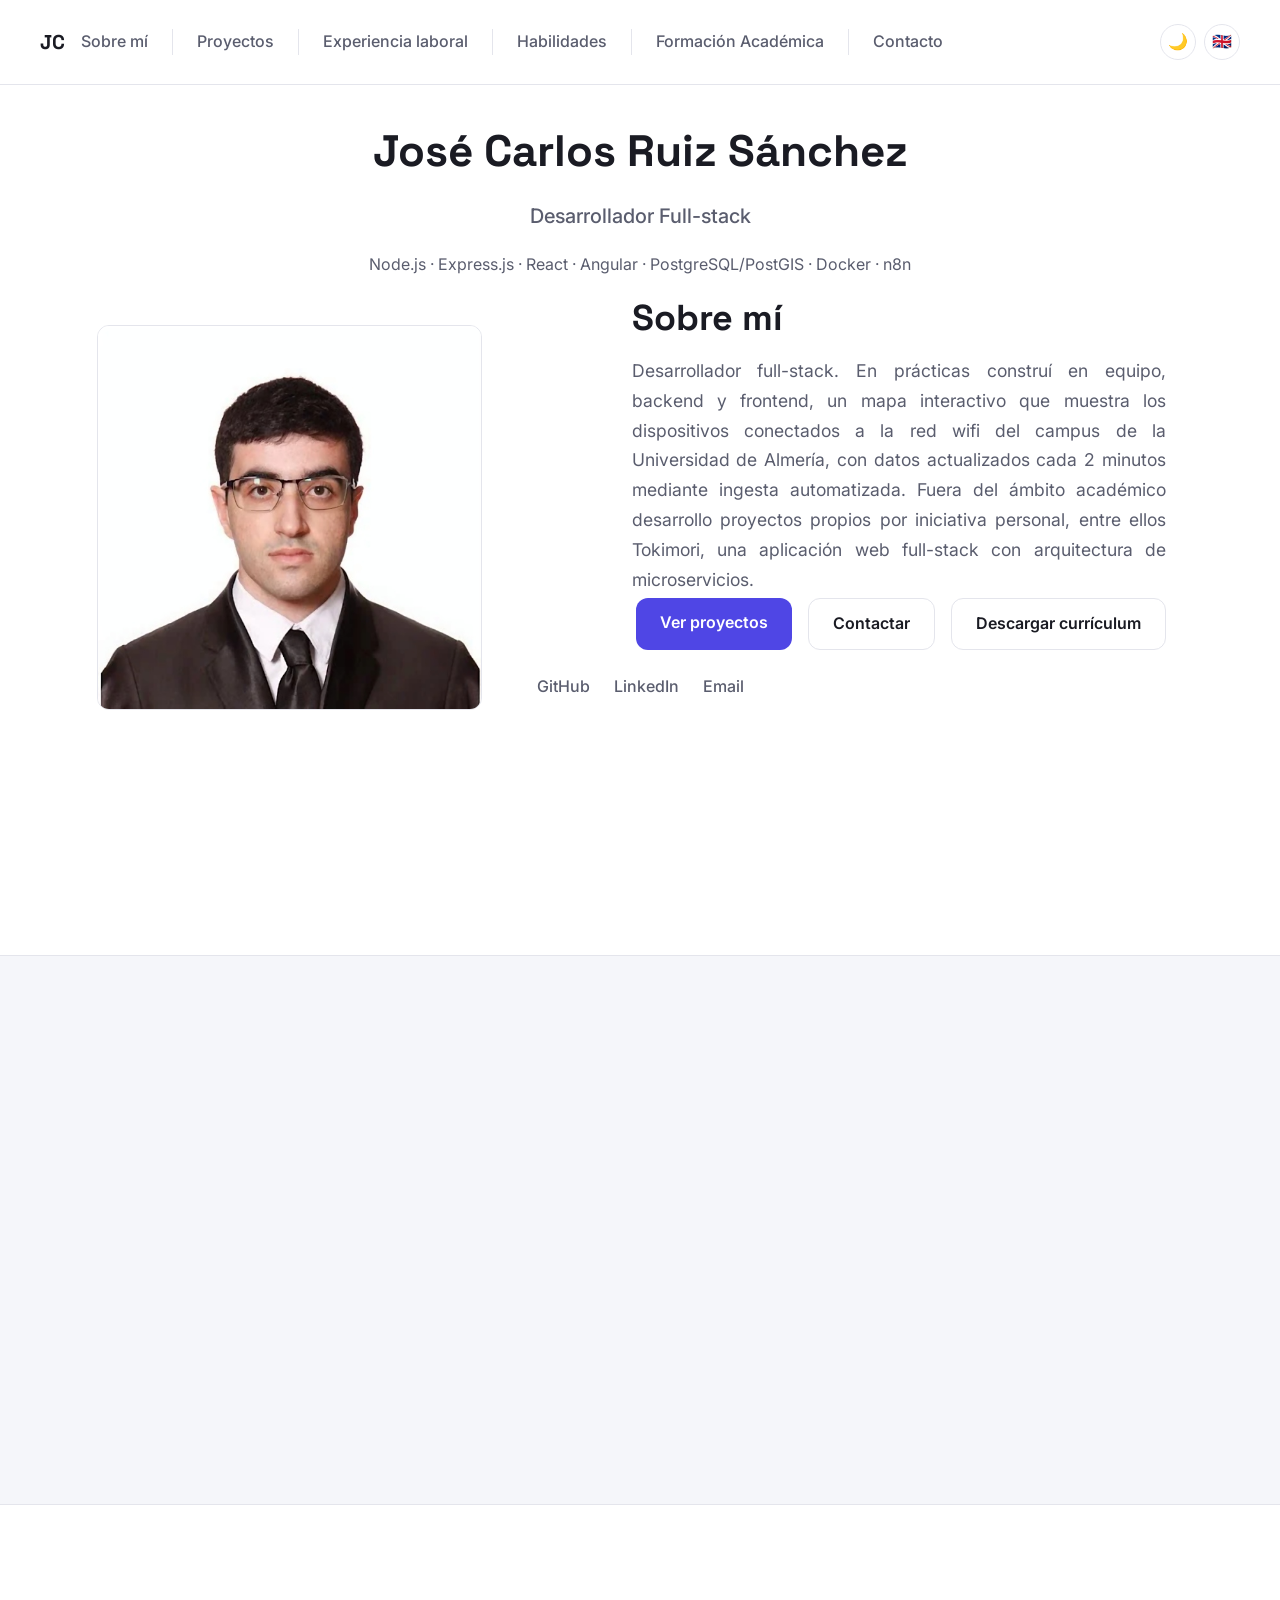
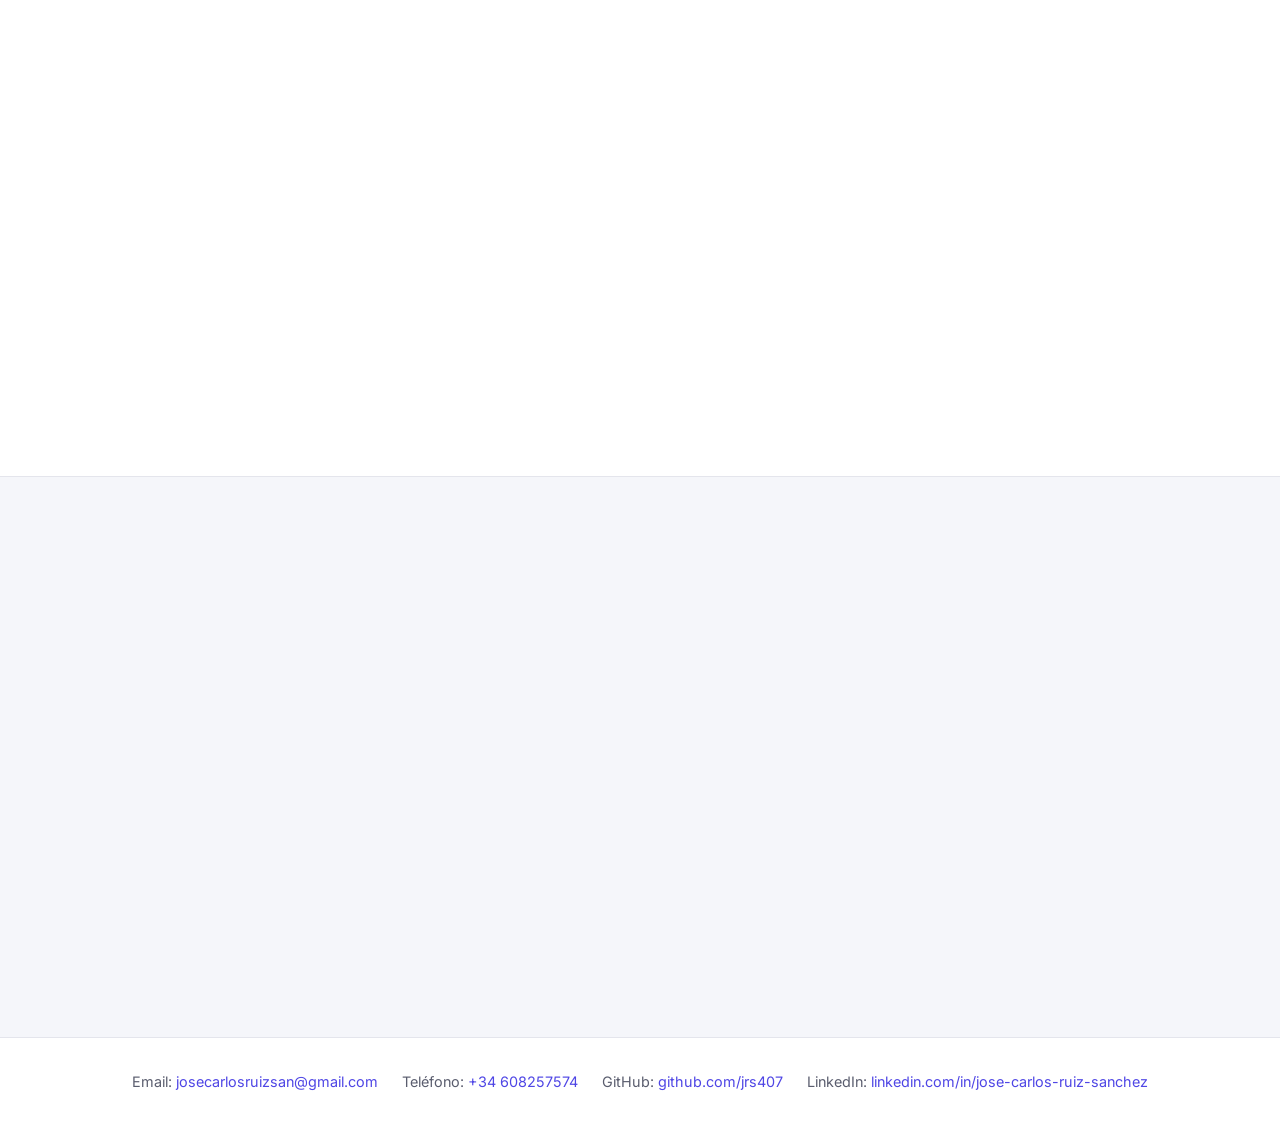
<file: index.html>
<!DOCTYPE html>
<html lang="es" data-i18n-title="index.title">
<head>
  <meta charset="UTF-8" />
  <meta name="viewport" content="width=device-width, initial-scale=1.0" />
  <title>José Carlos Ruiz Sánchez · Desarrollador Full-stack</title>
  <meta name="description" content="Portfolio de José Carlos Ruiz Sánchez, desarrollador full-stack. Node.js, Express.js, React, Angular, PostgreSQL/PostGIS, Docker y n8n. Proyectos, experiencia y habilidades técnicas." />
  <meta name="author" content="José Carlos Ruiz Sánchez" />
  <meta name="keywords" content="desarrollador full-stack, Node.js, Express.js, React, Angular, Next.js, TypeScript, JavaScript, Python, Java, Spring, PostgreSQL, PostGIS, MySQL, MongoDB, Docker, n8n, Git, testing, Jest, React Testing Library, JUnit" />
  <link rel="canonical" href="https://jrs407.github.io/web-personal/" />

  <meta property="og:type" content="website" />
  <meta property="og:title" content="José Carlos Ruiz Sánchez · Desarrollador Full-stack" />
  <meta property="og:description" content="Portfolio de José Carlos Ruiz Sánchez, desarrollador full-stack. Proyectos, experiencia y habilidades técnicas." />
  <meta property="og:url" content="https://jrs407.github.io/web-personal/" />
  <meta property="og:image" content="https://jrs407.github.io/web-personal/assets/img/Foto.jpg" />
  <meta property="og:locale" content="es_ES" />

  <meta name="twitter:card" content="summary_large_image" />
  <meta name="twitter:title" content="José Carlos Ruiz Sánchez · Desarrollador Full-stack" />
  <meta name="twitter:description" content="Portfolio de José Carlos Ruiz Sánchez, desarrollador full-stack. Proyectos, experiencia y habilidades técnicas." />
  <meta name="twitter:image" content="https://jrs407.github.io/web-personal/assets/img/Foto.jpg" />

  <link rel="icon" href="data:," />
  <link rel="preconnect" href="https://fonts.googleapis.com" />
  <link rel="preconnect" href="https://fonts.gstatic.com" crossorigin />
  <link href="https://fonts.googleapis.com/css2?family=Space+Grotesk:wght@500;700&family=Inter:wght@400;500;600&display=swap" rel="stylesheet" />
  <link rel="stylesheet" href="assets/css/style.css" />

  <script type="application/ld+json">
  {
    "@context": "https://schema.org",
    "@type": "Person",
    "name": "José Carlos Ruiz Sánchez",
    "jobTitle": "Desarrollador Full-stack",
    "url": "https://jrs407.github.io/web-personal/",
    "image": "https://jrs407.github.io/web-personal/assets/img/Foto.jpg",
    "email": "mailto:josecarlosruizsan@gmail.com",
    "telephone": "+34608257574",
    "sameAs": [
      "https://github.com/jrs407",
      "https://www.linkedin.com/in/jose-carlos-ruiz-sanchez/"
    ],
    "knowsAbout": [
      "JavaScript", "TypeScript", "Node.js", "Express.js", "React", "Angular",
      "Next.js", "Python", "Java", "Spring", "Spark", "PostgreSQL", "PostGIS",
      "MySQL", "MongoDB", "Docker", "n8n", "Git",
      "Jest", "React Testing Library", "JUnit", "Testing"
    ]
  }
  </script>
</head>
<body>
  <a class="skip-link" href="#main" data-i18n="skip">Saltar al contenido</a>

  <header class="site-header">
    <nav class="nav container">
      <a href="index.html" class="logo">JC</a>

      <ul class="nav-links" id="navLinks">
        <li><a href="index.html" data-i18n="nav.about">Sobre mí</a></li>
        <li><a href="proyectos.html" data-i18n="nav.projects">Proyectos</a></li>
        <li><a href="experiencia.html" data-i18n="nav.experience">Experiencia laboral</a></li>
        <li><a href="habilidades.html" data-i18n="nav.skills">Habilidades</a></li>
        <li><a href="formacion.html" data-i18n="nav.education">Formación Académica</a></li>
        <li><a href="contacto.html" data-i18n="nav.contact">Contacto</a></li>
      </ul>

      <div class="nav-actions">
        <button class="theme-toggle" id="themeToggle" data-i18n-label="themeToggle" aria-label="Cambiar tema">🌙</button>
        <button class="language-toggle" id="languageToggle" aria-label="Cambiar idioma">🇬🇧</button>
      </div>

      <button class="nav-toggle" id="navToggle" data-i18n-label="navToggle" aria-label="Abrir menú" aria-expanded="false">
        <span></span><span></span><span></span>
      </button>
    </nav>
  </header>

  <main id="main">
    <section class="hero container" id="home">
      <h1>José Carlos Ruiz Sánchez</h1>
      <p class="hero-role" data-i18n="hero.role">Desarrollador Full-stack</p>
      <p class="hero-text">Node.js · Express.js · React · Angular · PostgreSQL/PostGIS · Docker · n8n </p>

      <div class="hero-intro">
        <div class="hero-image">
          <img src="assets/img/Foto.jpg" data-i18n-alt="hero.imageAlt" alt="Imagen de presentación" />
        </div>
        <div class="hero-copy">
          <h2 class="hero-intro-title" data-i18n="hero.introTitle">Sobre mí</h2>
          <p class="hero-intro-text" data-i18n="hero.introText">
            Desarrollador full-stack. En prácticas construí en equipo, backend y
            frontend, un mapa interactivo que muestra los dispositivos conectados a
            la red wifi del campus de la Universidad de Almería, con datos
            actualizados cada 2 minutos mediante ingesta automatizada. Fuera del ámbito académico
            desarrollo proyectos propios por iniciativa personal, entre ellos Tokimori,
            una aplicación web full-stack con arquitectura de microservicios.
          </p>
        </div>
      </div>

      <div class="hero-actions">
        <a href="proyectos.html" class="btn btn-primary" data-i18n="cta.viewProjects">Ver proyectos</a>
        <a href="contacto.html" class="btn btn-ghost" data-i18n="hero.contact">Contactar</a>
        <a href="assets/cv/CV - Jose Carlos Ruiz Sanchez.pdf" class="btn btn-ghost" download data-i18n="hero.downloadCv">Descargar currículum</a>
      </div>
      <div class="hero-social">
        <a href="https://github.com/jrs407">GitHub</a>
        <a href="https://www.linkedin.com/in/jose-carlos-ruiz-sanchez/">LinkedIn</a>
        <a href="mailto:josecarlosruizsan@gmail.com">Email</a>
      </div>
    </section>

    <section class="section" id="projects">
      <div class="projects-panel">
        <div class="projects-panel-inner">
          <h2 class="section-title reveal-left" data-i18n="section.projects">Proyectos</h2>

          <div class="carousel reveal-left reveal-2" id="projectsCarousel">
            <button class="carousel-arrow carousel-arrow--prev" type="button" data-i18n-label="carousel.prev" aria-label="Anterior">&#8249;</button>

            <div class="carousel-viewport">
              <ul class="carousel-track">
                <li class="carousel-slide">
                  <a class="carousel-link" href="portfolio.html">
                    <img class="carousel-img" src="assets/img/Proyecto/portfolio.png" data-i18n-alt="projects.img1" alt="Imagen del proyecto Portfolio" draggable="false" />
                  </a>
                  <h3 class="carousel-caption" data-i18n="projects.item1">Portfolio</h3>
                </li>
                <li class="carousel-slide">
                  <a class="carousel-link" href="proyectos.html#tokimori">
                    <img class="carousel-img" src="assets/img/Proyecto/tokimori.png" data-i18n-alt="projects.img2" alt="Imagen del proyecto Tokimori" draggable="false" />
                  </a>
                  <h3 class="carousel-caption" data-i18n="projects.item2">Tokimori</h3>
                </li>
              </ul>
            </div>

            <button class="carousel-arrow carousel-arrow--next" type="button" data-i18n-label="carousel.next" aria-label="Siguiente">&#8250;</button>
          </div>

          <div class="carousel-cta reveal-left reveal-3">
            <a href="proyectos.html" class="btn btn-primary" data-i18n="cta.viewProjects">Ver proyectos</a>
          </div>
        </div>
      </div>
    </section>

    <section class="section" id="experience">
      <div class="experience-panel">
        <div class="experience-panel-inner">
          <h2 class="section-title reveal-left" data-i18n="section.experience">Experiencia laboral</h2>

          <div class="carousel reveal-left reveal-2" id="experienceCarousel">
            <button class="carousel-arrow carousel-arrow--prev" type="button" data-i18n-label="carousel.prev" aria-label="Anterior">&#8249;</button>

            <div class="carousel-viewport">
              <ul class="carousel-track">
                <li class="carousel-slide">
                  <a class="carousel-link" href="ual-trace.html">
                    <img class="carousel-img" src="assets/img/Experiencia/ual-trace.png" data-i18n-alt="experience.img1" alt="Imagen del puesto de desarrollador full-stack en la Universidad de Almería" draggable="false" />
                  </a>
                  <h3 class="carousel-caption" data-i18n="experience.item1">Desarrollador full-stack</h3>
                </li>
              </ul>
            </div>

            <button class="carousel-arrow carousel-arrow--next" type="button" data-i18n-label="carousel.next" aria-label="Siguiente">&#8250;</button>
          </div>

          <div class="carousel-cta reveal-left reveal-3">
            <a href="experiencia.html" class="btn btn-primary" data-i18n="cta.viewExperience">Ver experiencia</a>
          </div>
        </div>
      </div>
    </section>

    <section class="section section-alt" id="skills">
      <div class="container">
        <h2 class="section-title reveal-left" data-i18n="section.skills">Habilidades Técnicas</h2>

        <div class="carousel carousel--compact reveal-left reveal-2" id="skillsCarousel" data-per-view="6" data-per-view-mobile="2">
          <button class="carousel-arrow carousel-arrow--prev" type="button" data-i18n-label="carousel.prev" aria-label="Anterior">&#8249;</button>

          <div class="carousel-viewport">
            <ul class="carousel-track">
              <li class="carousel-slide">
                <div class="carousel-link">
                  <img class="carousel-img" src="assets/img/Habilidades/Portada/javascript.png" alt="" draggable="false" />
                </div>
                <h3 class="carousel-caption">JavaScript</h3>
              </li>
              <li class="carousel-slide">
                <div class="carousel-link">
                  <img class="carousel-img" src="assets/img/Habilidades/Portada/typescript.webp" alt="" draggable="false" />
                </div>
                <h3 class="carousel-caption">TypeScript</h3>
              </li>
              <li class="carousel-slide">
                <div class="carousel-link">
                  <img class="carousel-img" src="assets/img/Habilidades/Portada/nodejs.webp" alt="" draggable="false" />
                </div>
                <h3 class="carousel-caption">Node.js</h3>
              </li>
              <li class="carousel-slide">
                <div class="carousel-link">
                  <img class="carousel-img" src="assets/img/Habilidades/Portada/react.webp" alt="" draggable="false" />
                </div>
                <h3 class="carousel-caption">React</h3>
              </li>
              <li class="carousel-slide">
                <div class="carousel-link">
                  <img class="carousel-img" src="assets/img/Habilidades/Portada/Expressjs.png" alt="" draggable="false" />
                </div>
                <h3 class="carousel-caption">Express.js</h3>
              </li>
              <li class="carousel-slide">
                <div class="carousel-link">
                  <img class="carousel-img" src="assets/img/Habilidades/Portada/python.webp" alt="" draggable="false" />
                </div>
                <h3 class="carousel-caption">Python</h3>
              </li>
              <li class="carousel-slide">
                <div class="carousel-link">
                  <img class="carousel-img" src="assets/img/Habilidades/Portada/Java.png" alt="" draggable="false" />
                </div>
                <h3 class="carousel-caption">Java</h3>
              </li>
              <li class="carousel-slide">
                <div class="carousel-link">
                  <img class="carousel-img" src="assets/img/Habilidades/Portada/Angular.png" alt="" draggable="false" />
                </div>
                <h3 class="carousel-caption">Angular</h3>
              </li>
              <li class="carousel-slide">
                <div class="carousel-link">
                  <img class="carousel-img" src="assets/img/Habilidades/Portada/nextjs.png" alt="" draggable="false" />
                </div>
                <h3 class="carousel-caption">Next.js</h3>
              </li>
              <li class="carousel-slide">
                <div class="carousel-link">
                  <img class="carousel-img" src="assets/img/Habilidades/Portada/spring.svg" alt="" draggable="false" />
                </div>
                <h3 class="carousel-caption">Spring</h3>
              </li>
              <li class="carousel-slide">
                <div class="carousel-link">
                  <img class="carousel-img" src="assets/img/Habilidades/Portada/spark.png" alt="" draggable="false" />
                </div>
                <h3 class="carousel-caption">Spark</h3>
              </li>
              <li class="carousel-slide">
                <div class="carousel-link">
                  <img class="carousel-img" src="assets/img/Habilidades/Portada/mysql.png" alt="" draggable="false" />
                </div>
                <h3 class="carousel-caption">MySQL</h3>
              </li>
              <li class="carousel-slide">
                <div class="carousel-link">
                  <img class="carousel-img" src="assets/img/Habilidades/Portada/postgres.svg" alt="" draggable="false" />
                </div>
                <h3 class="carousel-caption">PostgreSQL/PostGIS</h3>
              </li>
              <li class="carousel-slide">
                <div class="carousel-link">
                  <img class="carousel-img" src="assets/img/Habilidades/Portada/mongodb.png" alt="" draggable="false" />
                </div>
                <h3 class="carousel-caption">MongoDB</h3>
              </li>
              <li class="carousel-slide">
                <div class="carousel-link">
                  <img class="carousel-img" src="assets/img/Habilidades/Portada/n8n.png" alt="" draggable="false" />
                </div>
                <h3 class="carousel-caption">n8n</h3>
              </li>
              <li class="carousel-slide">
                <div class="carousel-link">
                  <img class="carousel-img" src="assets/img/Habilidades/Portada/docker.png" alt="" draggable="false" />
                </div>
                <h3 class="carousel-caption">Docker</h3>
              </li>
              <li class="carousel-slide">
                <div class="carousel-link">
                  <img class="carousel-img" src="assets/img/Habilidades/Portada/git.png" alt="" draggable="false" />
                </div>
                <h3 class="carousel-caption">Git</h3>
              </li>
              <li class="carousel-slide">
                <div class="carousel-link">
                  <img class="carousel-img" src="assets/img/Habilidades/Portada/jest.svg" alt="" draggable="false" />
                </div>
                <h3 class="carousel-caption">Jest</h3>
              </li>
              <li class="carousel-slide">
                <div class="carousel-link">
                  <img class="carousel-img" src="assets/img/Habilidades/Portada/testing-library.svg" alt="" draggable="false" />
                </div>
                <h3 class="carousel-caption">React Testing Library</h3>
              </li>
              <li class="carousel-slide">
                <div class="carousel-link">
                  <img class="carousel-img" src="assets/img/Habilidades/Portada/junit.png" alt="" draggable="false" />
                </div>
                <h3 class="carousel-caption">JUnit</h3>
              </li>
            </ul>
          </div>

          <button class="carousel-arrow carousel-arrow--next" type="button" data-i18n-label="carousel.next" aria-label="Siguiente">&#8250;</button>
        </div>

        <div class="carousel-cta reveal-left reveal-3">
          <a href="habilidades.html" class="btn btn-primary" data-i18n="cta.viewSkills">Ver habilidades</a>
        </div>
      </div>
    </section>
  </main>

  <footer class="site-footer">
    <div class="container">
      <ul class="footer-contact">
        <li data-i18n-html="footer.email">Email: <a href="mailto:josecarlosruizsan@gmail.com">josecarlosruizsan@gmail.com</a></li>
        <li data-i18n-html="footer.phone">Teléfono: <a href="tel:+34608257574">+34 608257574</a></li>
        <li>GitHub: <a href="https://github.com/jrs407">github.com/jrs407</a></li>
        <li>LinkedIn: <a href="https://www.linkedin.com/in/jose-carlos-ruiz-sanchez/">linkedin.com/in/jose-carlos-ruiz-sanchez</a></li>
      </ul>
    </div>
  </footer>

  <script src="assets/js/script.js"></script>
</body>
</html>
</file>
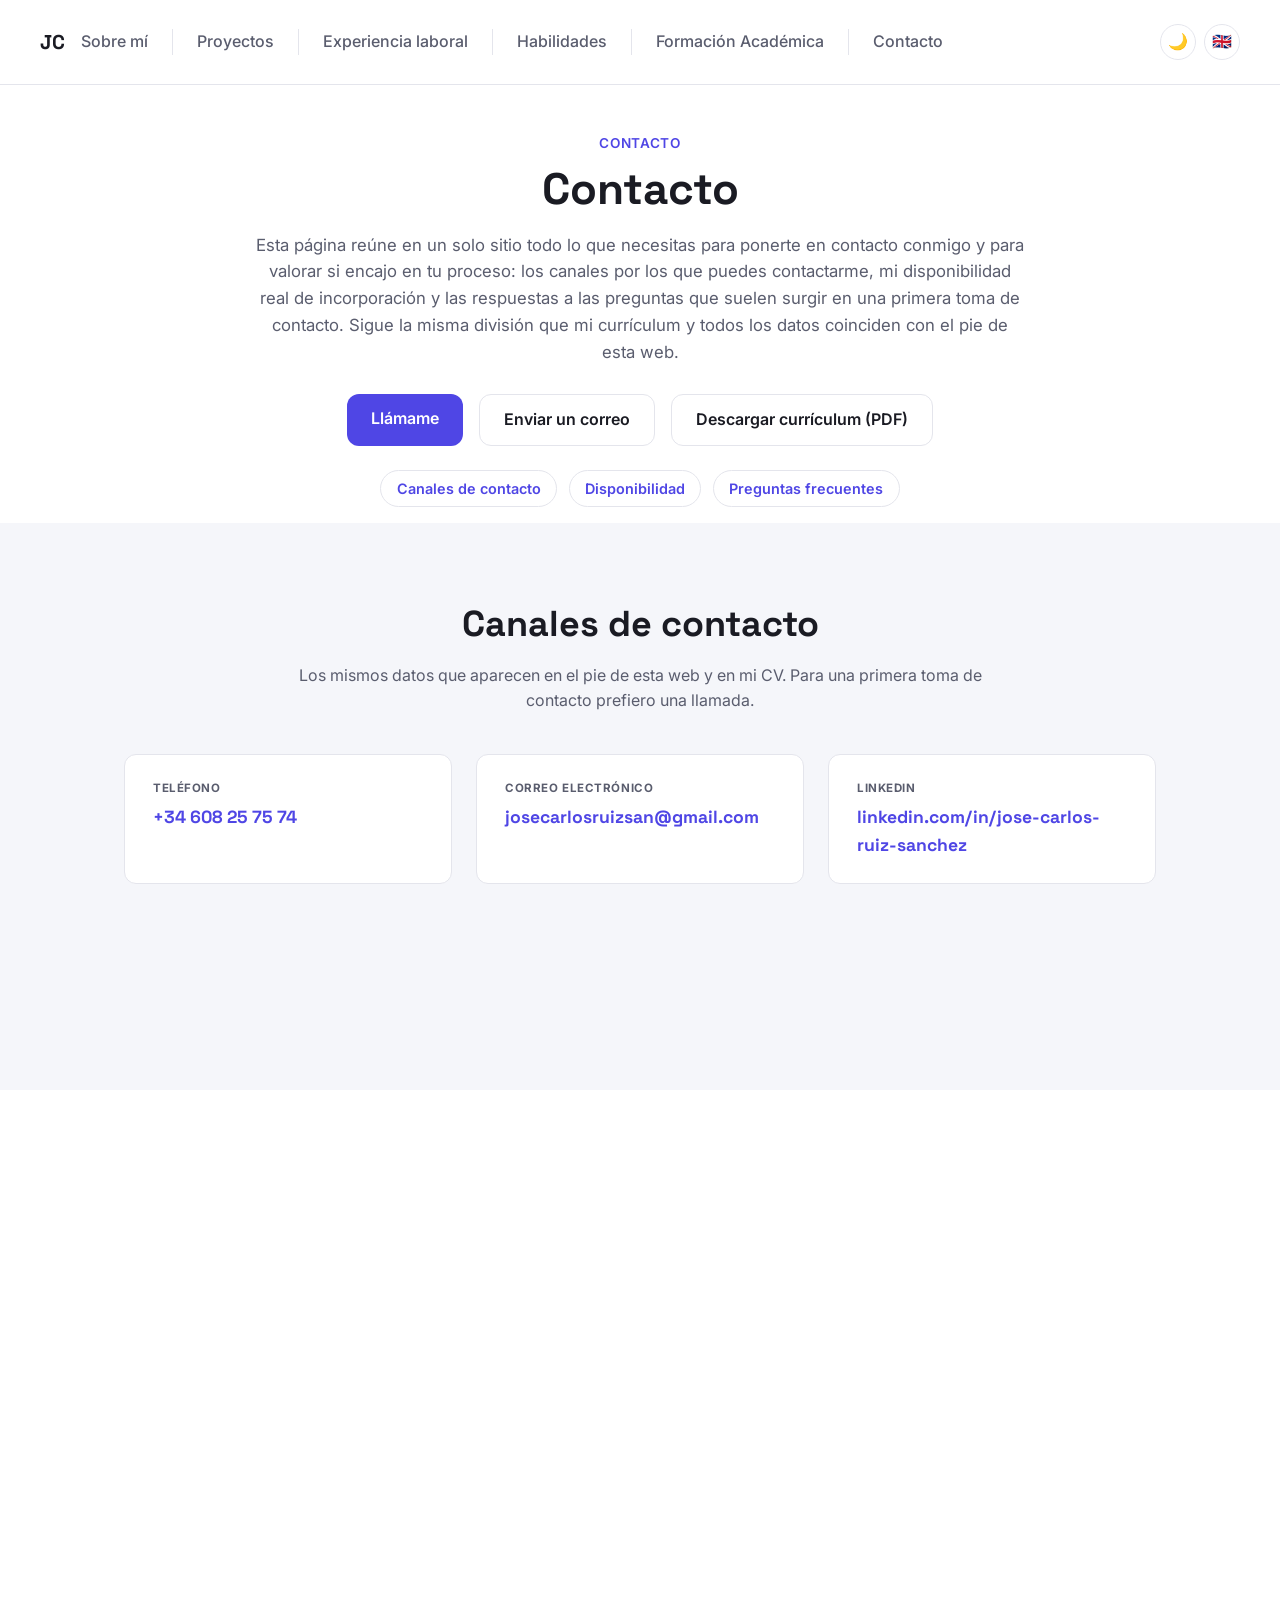
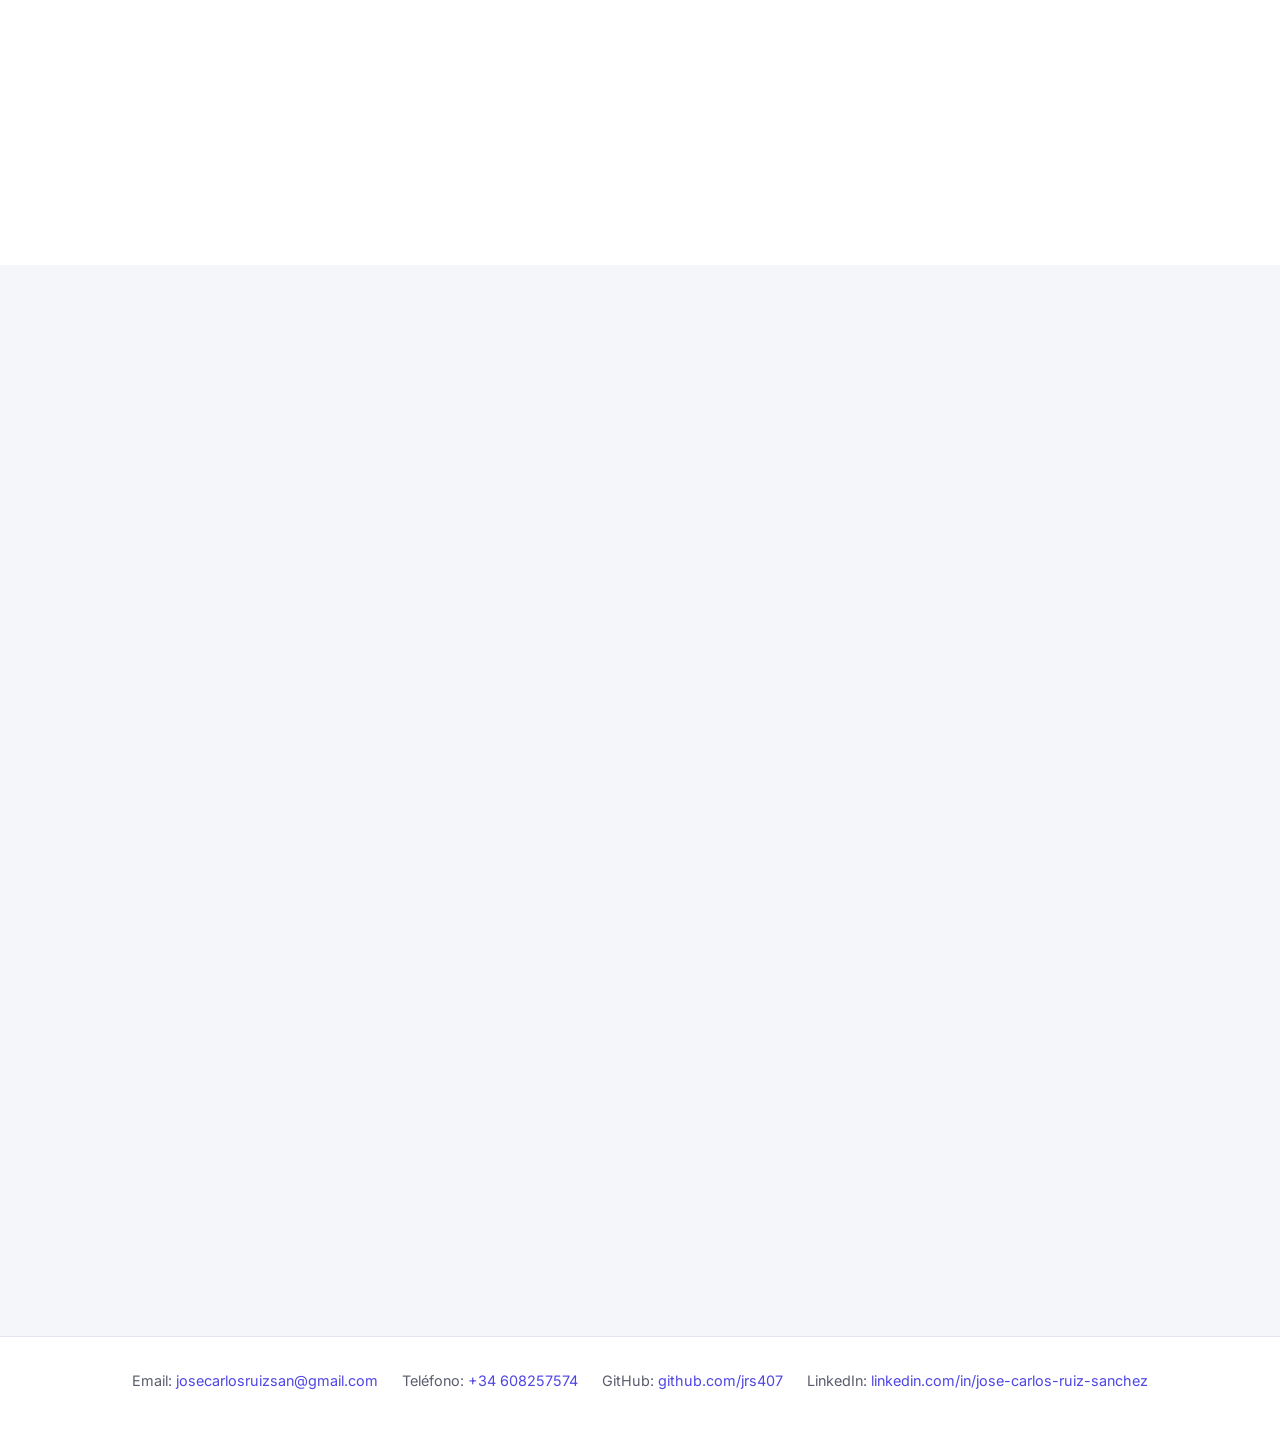
<file: contacto.html>
<!DOCTYPE html>
<html lang="es" data-i18n-title="con.title">
<head>
  <meta charset="UTF-8" />
  <meta name="viewport" content="width=device-width, initial-scale=1.0" />
  <title>Contacto · José Carlos Ruiz Sánchez</title>
  <meta name="description" content="Contacta con José Carlos Ruiz Sánchez, desarrollador full-stack: correo, teléfono, GitHub y LinkedIn. Disponibilidad inmediata en modalidad presencial, híbrida o remota." />
  <meta name="author" content="José Carlos Ruiz Sánchez" />
  <meta name="keywords" content="contacto, José Carlos Ruiz Sánchez, desarrollador full-stack, LinkedIn, GitHub, correo, Málaga" />
  <link rel="canonical" href="https://jrs407.github.io/web-personal/contacto.html" />

  <meta property="og:type" content="website" />
  <meta property="og:title" content="Contacto · José Carlos Ruiz Sánchez" />
  <meta property="og:description" content="Correo, teléfono, GitHub y LinkedIn de José Carlos Ruiz Sánchez, desarrollador full-stack con disponibilidad inmediata." />
  <meta property="og:url" content="https://jrs407.github.io/web-personal/contacto.html" />
  <meta property="og:image" content="https://jrs407.github.io/web-personal/assets/img/Foto.jpg" />
  <meta property="og:locale" content="es_ES" />

  <meta name="twitter:card" content="summary_large_image" />
  <meta name="twitter:title" content="Contacto · José Carlos Ruiz Sánchez" />
  <meta name="twitter:description" content="Correo, teléfono, GitHub y LinkedIn de José Carlos Ruiz Sánchez, desarrollador full-stack con disponibilidad inmediata." />
  <meta name="twitter:image" content="https://jrs407.github.io/web-personal/assets/img/Foto.jpg" />

  <link rel="icon" href="data:," />
  <link rel="preconnect" href="https://fonts.googleapis.com" />
  <link rel="preconnect" href="https://fonts.gstatic.com" crossorigin />
  <link href="https://fonts.googleapis.com/css2?family=Space+Grotesk:wght@500;700&family=Inter:wght@400;500;600&display=swap" rel="stylesheet" />
  <link rel="stylesheet" href="assets/css/style.css" />
  <link rel="stylesheet" href="assets/css/contacto.css" />
</head>
<body>
  <a class="skip-link" href="#main" data-i18n="skip">Saltar al contenido</a>

  <header class="site-header">
    <nav class="nav container">
      <a href="index.html" class="logo">JC</a>

      <ul class="nav-links" id="navLinks">
        <li><a href="index.html" data-i18n="nav.about">Sobre mí</a></li>
        <li><a href="proyectos.html" data-i18n="nav.projects">Proyectos</a></li>
        <li><a href="experiencia.html" data-i18n="nav.experience">Experiencia laboral</a></li>
        <li><a href="habilidades.html" data-i18n="nav.skills">Habilidades</a></li>
        <li><a href="formacion.html" data-i18n="nav.education">Formación Académica</a></li>
        <li><a href="contacto.html" data-i18n="nav.contact">Contacto</a></li>
      </ul>

      <div class="nav-actions">
        <button class="theme-toggle" id="themeToggle" data-i18n-label="themeToggle" aria-label="Cambiar tema">🌙</button>
        <button class="language-toggle" id="languageToggle" aria-label="Cambiar idioma">🇬🇧</button>
      </div>

      <button class="nav-toggle" id="navToggle" data-i18n-label="navToggle" aria-label="Abrir menú" aria-expanded="false">
        <span></span><span></span><span></span>
      </button>
    </nav>
  </header>

  <main id="main">
    <section class="contact-hero">
      <div class="container">
        <p class="contact-eyebrow" data-i18n="con.eyebrow">Contacto</p>
        <h1 data-i18n="con.h1">Contacto</h1>
        <p class="contact-lead" data-i18n="con.lead">
          Esta página reúne en un solo sitio todo lo que necesitas para
          ponerte en contacto conmigo y para valorar si encajo en tu proceso:
          los canales por los que puedes contactarme, mi disponibilidad real de
          incorporación y las respuestas a las preguntas que suelen surgir en
          una primera toma de contacto. Sigue la misma división que mi
          currículum y todos los datos coinciden con el pie de esta web.
        </p>
        <div class="contact-actions">
          <a href="tel:+34608257574" class="btn btn-primary" data-i18n="con.action.call">Llámame</a>
          <a href="mailto:josecarlosruizsan@gmail.com" class="btn btn-ghost" data-i18n="con.action.email">Enviar un correo</a>
          <a href="assets/cv/CV - Jose Carlos Ruiz Sanchez.pdf" class="btn btn-ghost" download data-i18n="con.action.cv">Descargar currículum (PDF)</a>
        </div>
        <ul class="contact-toc">
          <li><a href="#canales" data-i18n="con.toc.channels">Canales de contacto</a></li>
          <li><a href="#disponibilidad" data-i18n="con.toc.availability">Disponibilidad</a></li>
          <li><a href="#faq" data-i18n="con.toc.faq">Preguntas frecuentes</a></li>
        </ul>
      </div>
    </section>

    <section class="section section-alt" id="canales">
      <div class="container">
        <h2 class="section-title reveal-left" data-i18n="con.channels.title">Canales de contacto</h2>
        <p class="contact-section-desc reveal-left reveal-2" data-i18n="con.channels.desc">
          Los mismos datos que aparecen en el pie de esta web y en mi CV. Para
          una primera toma de contacto prefiero una llamada.
        </p>

        <div class="contact-grid">
          <article class="contact-card reveal-left">
            <p class="contact-channel" data-i18n="con.channel.phone">Teléfono</p>
            <a class="contact-value" href="tel:+34608257574">+34 608 25 75 74</a>
          </article>

          <article class="contact-card reveal-left reveal-2">
            <p class="contact-channel" data-i18n="con.channel.email">Correo electrónico</p>
            <a class="contact-value" href="mailto:josecarlosruizsan@gmail.com">josecarlosruizsan@gmail.com</a>
          </article>

          <article class="contact-card reveal-left reveal-3">
            <p class="contact-channel" data-i18n="con.channel.linkedin">LinkedIn</p>
            <a class="contact-value" href="https://www.linkedin.com/in/jose-carlos-ruiz-sanchez/">linkedin.com/in/jose-carlos-ruiz-sanchez</a>
          </article>

          <article class="contact-card reveal-left">
            <p class="contact-channel" data-i18n="con.channel.github">GitHub</p>
            <a class="contact-value" href="https://github.com/jrs407">github.com/jrs407</a>
          </article>
        </div>
      </div>
    </section>

    <section class="section" id="disponibilidad">
      <div class="container">
        <h2 class="section-title reveal-left" data-i18n="con.avail.title">Disponibilidad</h2>
        <p class="contact-section-desc reveal-left reveal-2" data-i18n="con.avail.desc">
          Tal y como figura en mi currículum, desglosada aquí para que se
          entienda sin ambigüedad qué puedo ofrecer desde el primer día.
        </p>

        <ul class="contact-list">
          <li class="reveal-left">
            <h3 data-i18n="con.avail.start.h3">Incorporación inmediata</h3>
            <p data-i18n="con.avail.start.p">
              Puedo empezar sin periodo de preaviso. Actualmente curso el
              Máster en Ingeniería Informática, compatible con jornada laboral
              completa.
            </p>
          </li>
          <li class="reveal-left">
            <h3 data-i18n="con.avail.mode.h3">Modalidad flexible</h3>
            <p data-i18n="con.avail.mode.p">
              Presencial, híbrida o remota, según lo que necesite el equipo.
              Ya he trabajado en remoto con coordinación diaria por Git y
              revisiones de código durante mis prácticas.
            </p>
          </li>
          <li class="reveal-left">
            <h3 data-i18n="con.avail.mobility.h3">Movilidad geográfica</h3>
            <p data-i18n="con.avail.mobility.p">
              Con base en Málaga y con posibilidad de movilización a cualquier
              punto de España para un puesto presencial o híbrido.
            </p>
          </li>
          <li class="reveal-left">
            <h3 data-i18n="con.avail.hours.h3">Jornada e idioma de trabajo</h3>
            <p data-i18n="con.avail.hours.p">
              Disponible a jornada completa. Idioma de trabajo español; inglés
              B2 (Cambridge First) para documentación y comunicación en entornos
              técnicos.
            </p>
          </li>
        </ul>
      </div>
    </section>

    <section class="section section-alt" id="faq">
      <div class="container">
        <h2 class="section-title reveal-left" data-i18n="con.faq.title">Preguntas frecuentes</h2>
        <p class="contact-section-desc reveal-left reveal-2" data-i18n="con.faq.desc">
          Las dudas que suelen aparecer en una primera conversación, resueltas
          de antemano para ahorrar el correo de ida y vuelta.
        </p>

        <ul class="faq-list">
          <li class="reveal-left">
            <h3 data-i18n="con.faq.q1.h3">¿Cuál es la mejor forma de contactarte?</h3>
            <p data-i18n-html="con.faq.q1.p">
              Una llamada al <a href="tel:+34608257574">+34 608 25 75 74</a>. Si
              lo prefieres por escrito, escríbeme a
              <a href="mailto:josecarlosruizsan@gmail.com">josecarlosruizsan@gmail.com</a>.
            </p>
          </li>
          <li class="reveal-left">
            <h3 data-i18n="con.faq.q2.h3">¿Estás disponible ya? ¿Cómo lo compaginas con el Máster?</h3>
            <p data-i18n="con.faq.q2.p">
              Sí: incorporación inmediata y a jornada completa. El Máster en
              Ingeniería Informática que curso es 100% online y no exige
              asistencia presencial, así que puede organizarse fuera del horario
              laboral y no interfiere con un puesto presencial, híbrido o remoto.
            </p>
          </li>
          <li class="reveal-left">
            <h3 data-i18n="con.faq.q3.h3">¿Trabajas en remoto?</h3>
            <p data-i18n="con.faq.q3.p">
              Sí, y también presencial o híbrido. Ya he trabajado en remoto con
              un equipo repartido, coordinándonos por Git y revisiones de
              código.
            </p>
          </li>
          <li class="reveal-left">
            <h3 data-i18n="con.faq.q4.h3">¿Puedo ver tu código?</h3>
            <p data-i18n-html="con.faq.q4.p">
              Parte está publicada en
              <a href="https://github.com/jrs407">github.com/jrs407</a>, junto al
              código de este portfolio. Algunos proyectos tienen el repositorio
              privado: puedo dar acceso de lectura, pero necesito que me lo
              pidáis primero (por llamada o correo) para conceder el permiso. En
              <a href="proyectos.html">Proyectos</a> tienes el contexto de cada
              uno.
            </p>
          </li>
          <li class="reveal-left">
            <h3 data-i18n="con.faq.q5.h3">¿Tienes CV en PDF?</h3>
            <p data-i18n-html="con.faq.q5.p">
              Sí:
              <a href="assets/cv/CV - Jose Carlos Ruiz Sanchez.pdf" download>descárgalo aquí</a>.
              Esta web amplía cada sección de ese documento con contexto real.
            </p>
          </li>
        </ul>

        <p class="contact-note reveal-left reveal-3" data-i18n-html="con.note">
          <strong>Para quien evalúa el perfil:</strong> los datos de
          disponibilidad de esta página están actualizados a agosto de 2026. Si
          algo ha cambiado cuando la leas, o si necesitas una referencia,
          escríbeme y te respondo el mismo día laborable. Toda la información es
          coherente con mi
          <a href="assets/cv/CV - Jose Carlos Ruiz Sanchez.pdf" download>currículum en PDF</a>.
        </p>
      </div>
    </section>
  </main>

  <footer class="site-footer">
    <div class="container">
      <ul class="footer-contact">
        <li data-i18n-html="footer.email">Email: <a href="mailto:josecarlosruizsan@gmail.com">josecarlosruizsan@gmail.com</a></li>
        <li data-i18n-html="footer.phone">Teléfono: <a href="tel:+34608257574">+34 608257574</a></li>
        <li>GitHub: <a href="https://github.com/jrs407">github.com/jrs407</a></li>
        <li>LinkedIn: <a href="https://www.linkedin.com/in/jose-carlos-ruiz-sanchez/">linkedin.com/in/jose-carlos-ruiz-sanchez</a></li>
      </ul>
    </div>
  </footer>

  <script src="assets/js/script.js"></script>
  <script src="assets/js/contacto.js"></script>
</body>
</html>
</file>
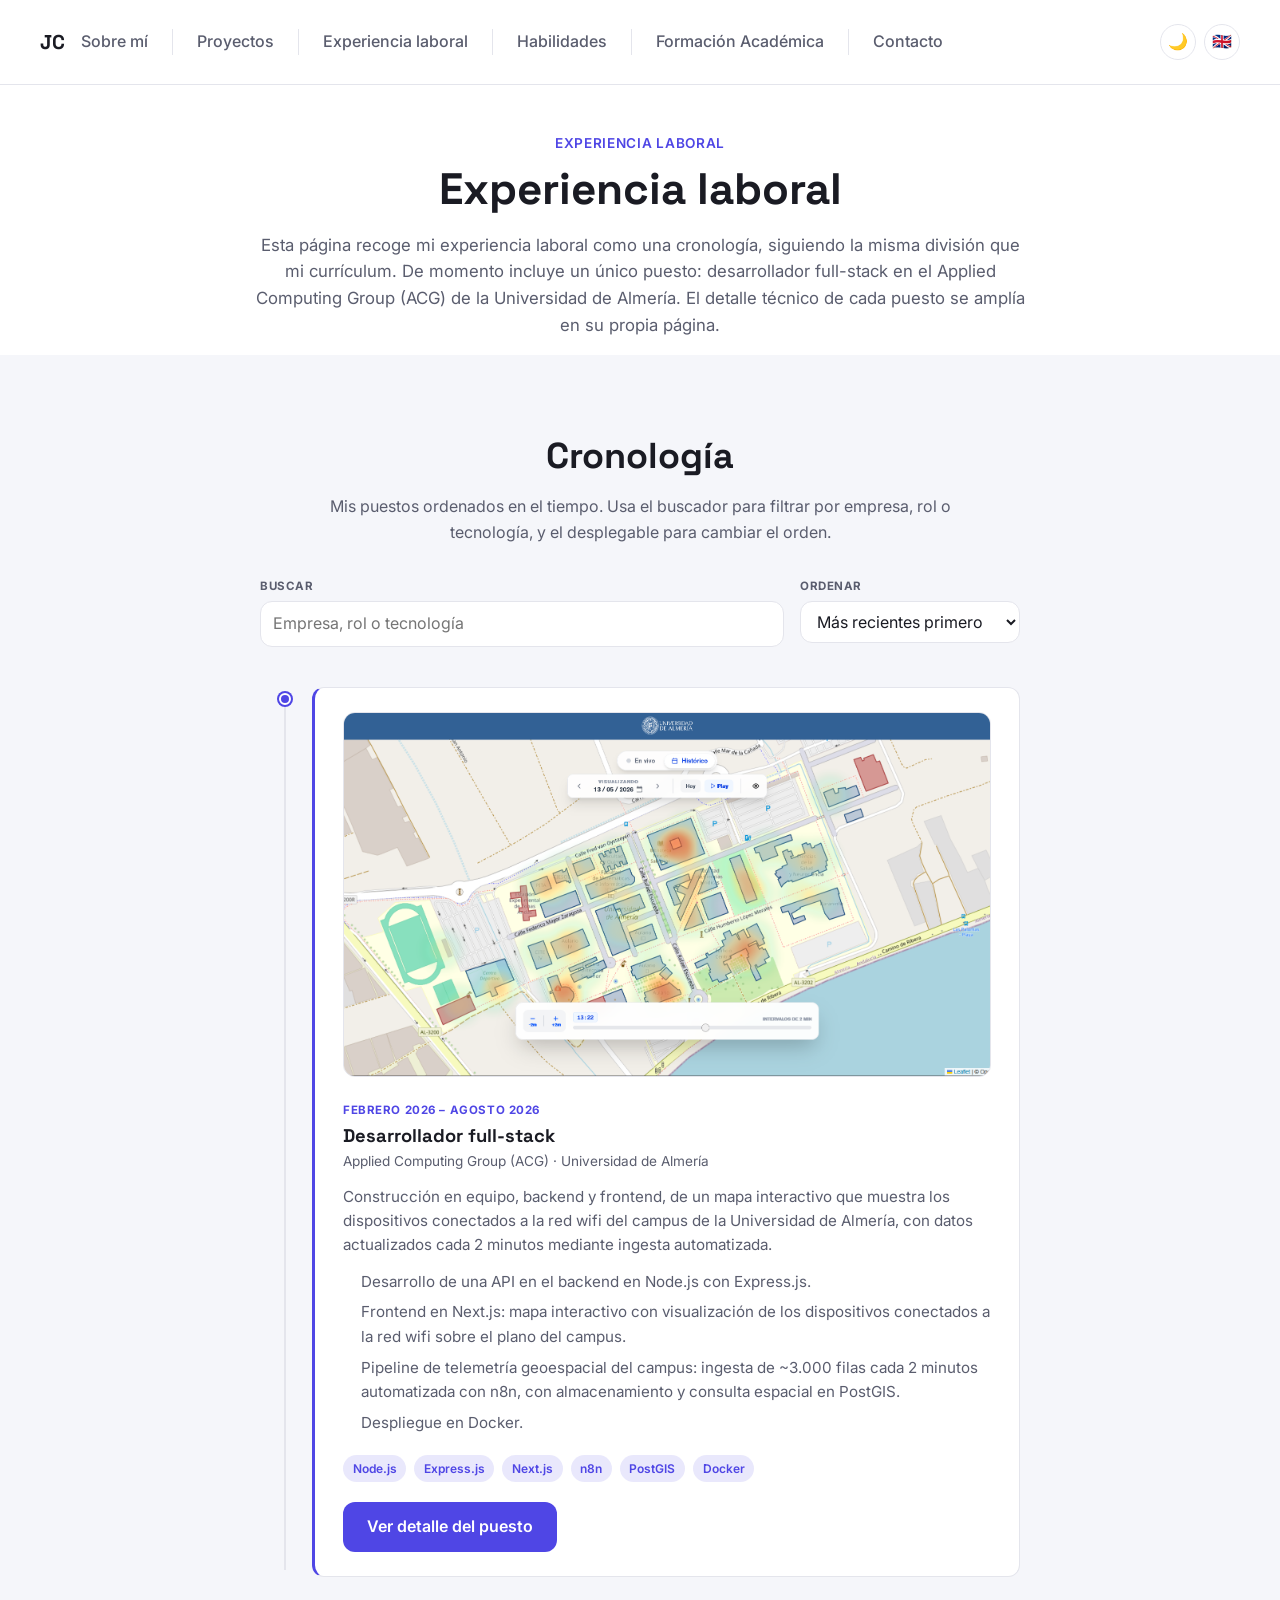
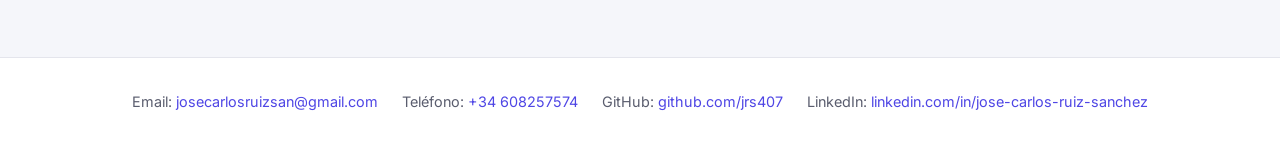
<file: experiencia.html>
<!DOCTYPE html>
<html lang="es" data-i18n-title="exp.title">
<head>
  <meta charset="UTF-8" />
  <meta name="viewport" content="width=device-width, initial-scale=1.0" />
  <title>Experiencia laboral · José Carlos Ruiz Sánchez</title>
  <meta name="description" content="Experiencia de José Carlos Ruiz Sánchez como desarrollador full-stack en el Applied Computing Group (ACG) de la Universidad de Almería: API en Node.js y Express.js, frontend en Next.js y pipeline de telemetría geoespacial con n8n y PostGIS sobre Docker." />
  <meta name="author" content="José Carlos Ruiz Sánchez" />
  <meta name="keywords" content="experiencia, desarrollador full-stack, Applied Computing Group, ACG, Node.js, Express.js, Next.js, n8n, PostGIS, Docker, Universidad de Almería" />
  <link rel="canonical" href="https://jrs407.github.io/web-personal/experiencia.html" />

  <meta property="og:type" content="website" />
  <meta property="og:title" content="Experiencia laboral · José Carlos Ruiz Sánchez" />
  <meta property="og:description" content="Desarrollador full-stack en el Applied Computing Group (ACG) de la Universidad de Almería: API en Node.js/Express.js, frontend en Next.js e ingesta geoespacial con n8n y PostGIS sobre Docker." />
  <meta property="og:url" content="https://jrs407.github.io/web-personal/experiencia.html" />
  <meta property="og:image" content="https://jrs407.github.io/web-personal/assets/img/Foto.jpg" />
  <meta property="og:locale" content="es_ES" />

  <meta name="twitter:card" content="summary_large_image" />
  <meta name="twitter:title" content="Experiencia laboral · José Carlos Ruiz Sánchez" />
  <meta name="twitter:description" content="Desarrollador full-stack en el Applied Computing Group (ACG) de la Universidad de Almería: API en Node.js/Express.js, frontend en Next.js e ingesta geoespacial con n8n y PostGIS sobre Docker." />
  <meta name="twitter:image" content="https://jrs407.github.io/web-personal/assets/img/Foto.jpg" />

  <link rel="icon" href="data:," />
  <link rel="preconnect" href="https://fonts.googleapis.com" />
  <link rel="preconnect" href="https://fonts.gstatic.com" crossorigin />
  <link href="https://fonts.googleapis.com/css2?family=Space+Grotesk:wght@500;700&family=Inter:wght@400;500;600&display=swap" rel="stylesheet" />
  <link rel="stylesheet" href="assets/css/style.css" />
  <link rel="stylesheet" href="assets/css/experiencia.css" />
</head>
<body>
  <a class="skip-link" href="#main" data-i18n="skip">Saltar al contenido</a>

  <header class="site-header">
    <nav class="nav container">
      <a href="index.html" class="logo">JC</a>

      <ul class="nav-links" id="navLinks">
        <li><a href="index.html" data-i18n="nav.about">Sobre mí</a></li>
        <li><a href="proyectos.html" data-i18n="nav.projects">Proyectos</a></li>
        <li><a href="experiencia.html" data-i18n="nav.experience">Experiencia laboral</a></li>
        <li><a href="habilidades.html" data-i18n="nav.skills">Habilidades</a></li>
        <li><a href="formacion.html" data-i18n="nav.education">Formación Académica</a></li>
        <li><a href="contacto.html" data-i18n="nav.contact">Contacto</a></li>
      </ul>

      <div class="nav-actions">
        <button class="theme-toggle" id="themeToggle" data-i18n-label="themeToggle" aria-label="Cambiar tema">🌙</button>
        <button class="language-toggle" id="languageToggle" aria-label="Cambiar idioma">🇬🇧</button>
      </div>

      <button class="nav-toggle" id="navToggle" data-i18n-label="navToggle" aria-label="Abrir menú" aria-expanded="false">
        <span></span><span></span><span></span>
      </button>
    </nav>
  </header>

  <main id="main">
    <section class="exp-hero">
      <div class="container">
        <p class="exp-eyebrow" data-i18n="exp.eyebrow">Experiencia laboral</p>
        <h1 data-i18n="exp.h1">Experiencia laboral</h1>
        <p class="exp-lead" data-i18n="exp.lead">
          Esta página recoge mi experiencia laboral como una cronología, siguiendo
          la misma división que mi currículum. De momento incluye un único puesto:
          desarrollador full-stack en el Applied Computing Group (ACG) de la
          Universidad de Almería. El detalle técnico de cada puesto se amplía en su
          propia página.
        </p>
      </div>
    </section>

    <section class="section section-alt" id="cronologia">
      <div class="container">
        <h2 class="section-title reveal-left" data-i18n="exp.timeline.title">Cronología</h2>
        <p class="exp-section-desc reveal-left reveal-2" data-i18n="exp.timeline.desc">
          Mis puestos ordenados en el tiempo. Usa el buscador para filtrar por
          empresa, rol o tecnología, y el desplegable para cambiar el orden.
        </p>

        <div class="exp-toolbar reveal-left reveal-2">
          <div class="exp-field exp-field--search">
            <label for="expSearch" data-i18n="exp.search.label">Buscar</label>
            <input
              type="search"
              id="expSearch"
              autocomplete="off"
              placeholder="Empresa, rol o tecnología"
              data-i18n-placeholder="exp.search.placeholder"
            />
          </div>
          <div class="exp-field exp-field--sort">
            <label for="expSort" data-i18n="exp.sort.label">Ordenar</label>
            <select id="expSort">
              <option value="newest" data-i18n="exp.sort.newest">Más recientes primero</option>
              <option value="oldest" data-i18n="exp.sort.oldest">Más antiguos primero</option>
            </select>
          </div>
        </div>

        <ol class="exp-timeline" id="expTimeline">
          <li
            class="exp-entry reveal-left"
            data-start="2026-02"
            data-end="2026-08"
            data-keywords="ACG Applied Computing Group UAL Almería full-stack Node.js Express.js Next.js n8n PostGIS telemetría geoespacial mapa interactivo campus Docker"
          >
            <div class="exp-entry-marker" aria-hidden="true"></div>
            <div class="exp-entry-card">
              <a class="exp-entry-media" href="ual-trace.html">
                <img src="assets/img/Experiencia/ual-trace.png" alt="Imagen del puesto de desarrollador full-stack en el Applied Computing Group" draggable="false" />
              </a>
              <div class="exp-entry-body">
                <p class="exp-period" data-i18n="exp.item.period">Febrero 2026 – Agosto 2026</p>
                <h3 data-i18n="exp.item.h3">Desarrollador full-stack</h3>
                <p class="exp-place" data-i18n="exp.item.place">Applied Computing Group (ACG) · Universidad de Almería</p>
                <p class="exp-summary" data-i18n="exp.item.p">
                  Construcción en equipo, backend y frontend, de un mapa interactivo
                  que muestra los dispositivos conectados a la red wifi del campus de
                  la Universidad de Almería, con datos actualizados cada 2 minutos
                  mediante ingesta automatizada.
                </p>
                <ul class="exp-points">
                  <li data-i18n="exp.item.b1">Desarrollo de una API en el backend en Node.js con Express.js.</li>
                  <li data-i18n="exp.item.b2">Frontend en Next.js: mapa interactivo con visualización de los dispositivos conectados a la red wifi sobre el plano del campus.</li>
                  <li data-i18n="exp.item.b3">Pipeline de telemetría geoespacial del campus: ingesta de ~3.000 filas cada 2 minutos automatizada con n8n, con almacenamiento y consulta espacial en PostGIS.</li>
                  <li data-i18n="exp.item.b4">Despliegue en Docker.</li>
                </ul>
                <ul class="exp-tags">
                  <li>Node.js</li>
                  <li>Express.js</li>
                  <li>Next.js</li>
                  <li>n8n</li>
                  <li>PostGIS</li>
                  <li>Docker</li>
                </ul>
                <a class="btn btn-primary exp-item-cta" href="ual-trace.html" data-i18n="exp.item.cta">Ver detalle del puesto</a>
              </div>
            </div>
          </li>
        </ol>

        <p class="exp-empty" id="expEmpty" hidden data-i18n="exp.empty">
          No hay experiencias que coincidan con la búsqueda.
        </p>
      </div>
    </section>
  </main>

  <footer class="site-footer">
    <div class="container">
      <ul class="footer-contact">
        <li data-i18n-html="footer.email">Email: <a href="mailto:josecarlosruizsan@gmail.com">josecarlosruizsan@gmail.com</a></li>
        <li data-i18n-html="footer.phone">Teléfono: <a href="tel:+34608257574">+34 608257574</a></li>
        <li>GitHub: <a href="https://github.com/jrs407">github.com/jrs407</a></li>
        <li>LinkedIn: <a href="https://www.linkedin.com/in/jose-carlos-ruiz-sanchez/">linkedin.com/in/jose-carlos-ruiz-sanchez</a></li>
      </ul>
    </div>
  </footer>

  <script src="assets/js/script.js"></script>
  <script src="assets/js/experiencia.js"></script>
</body>
</html>
</file>
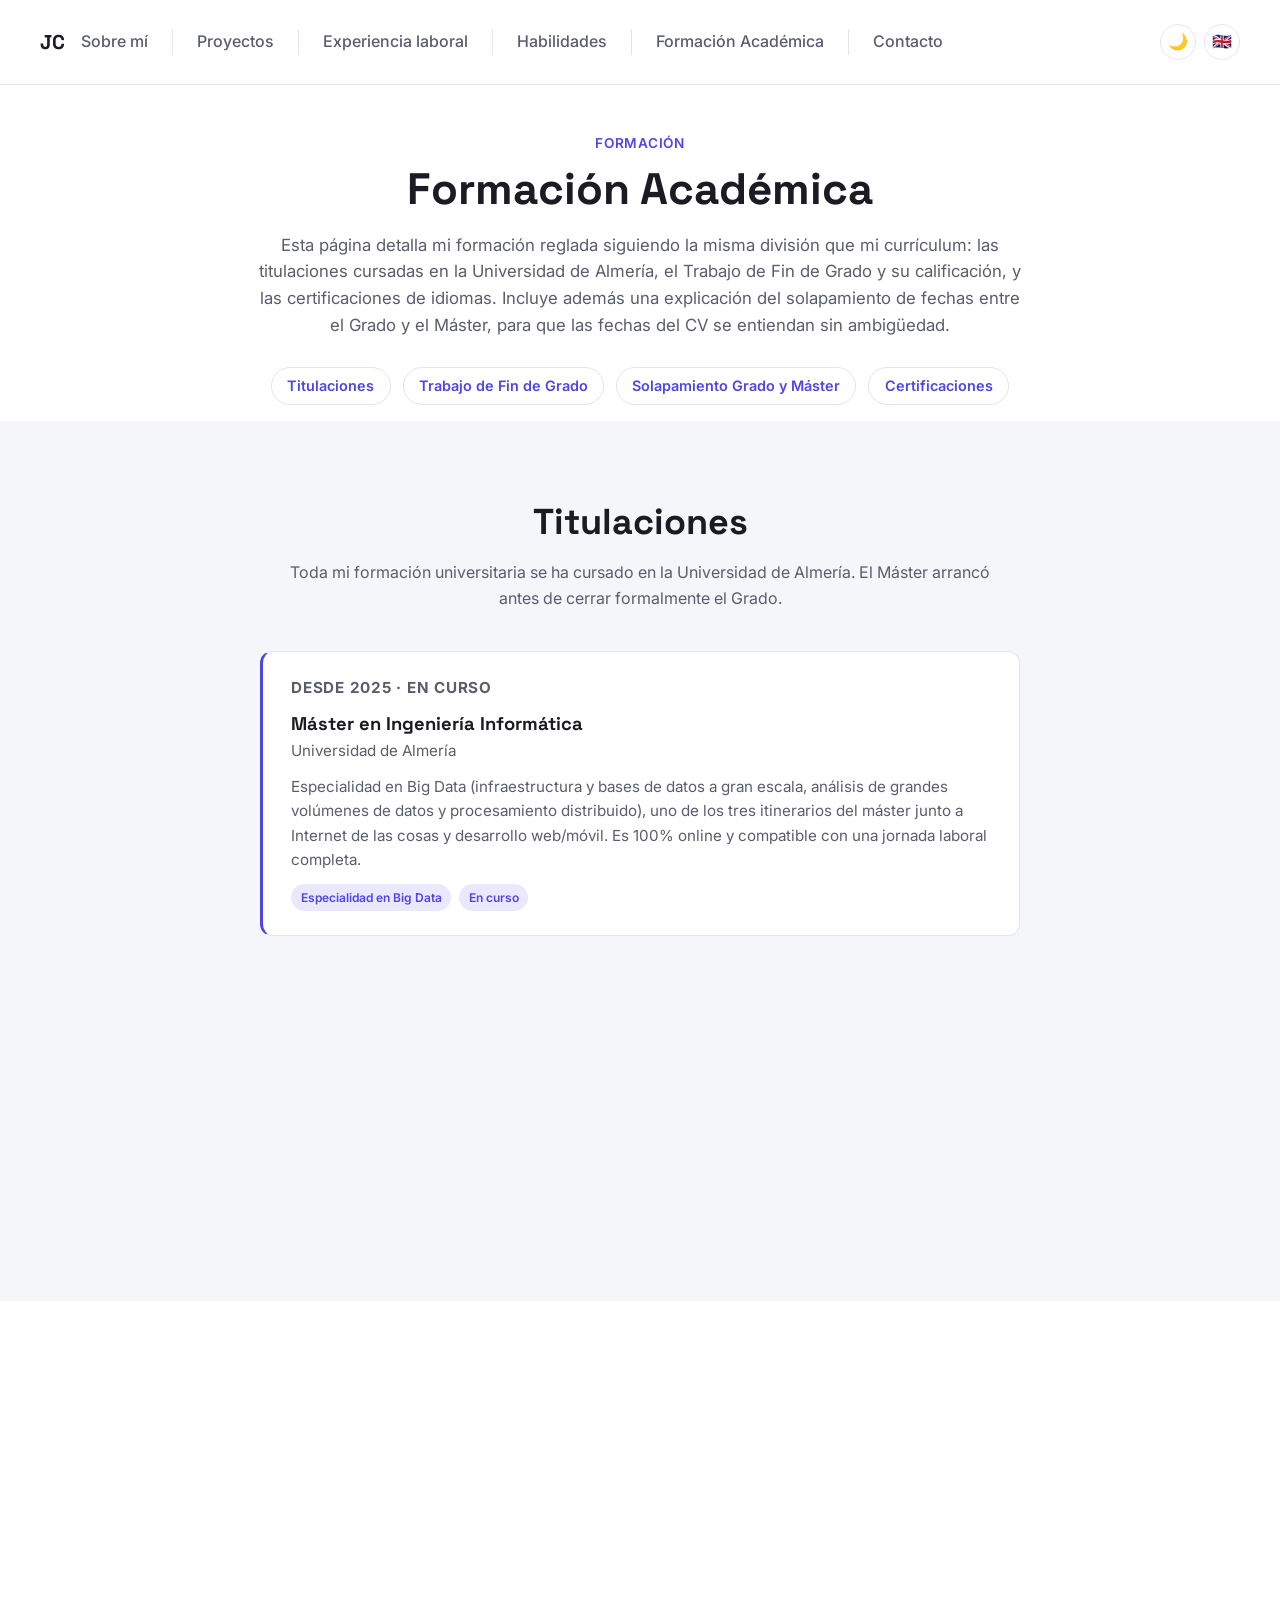
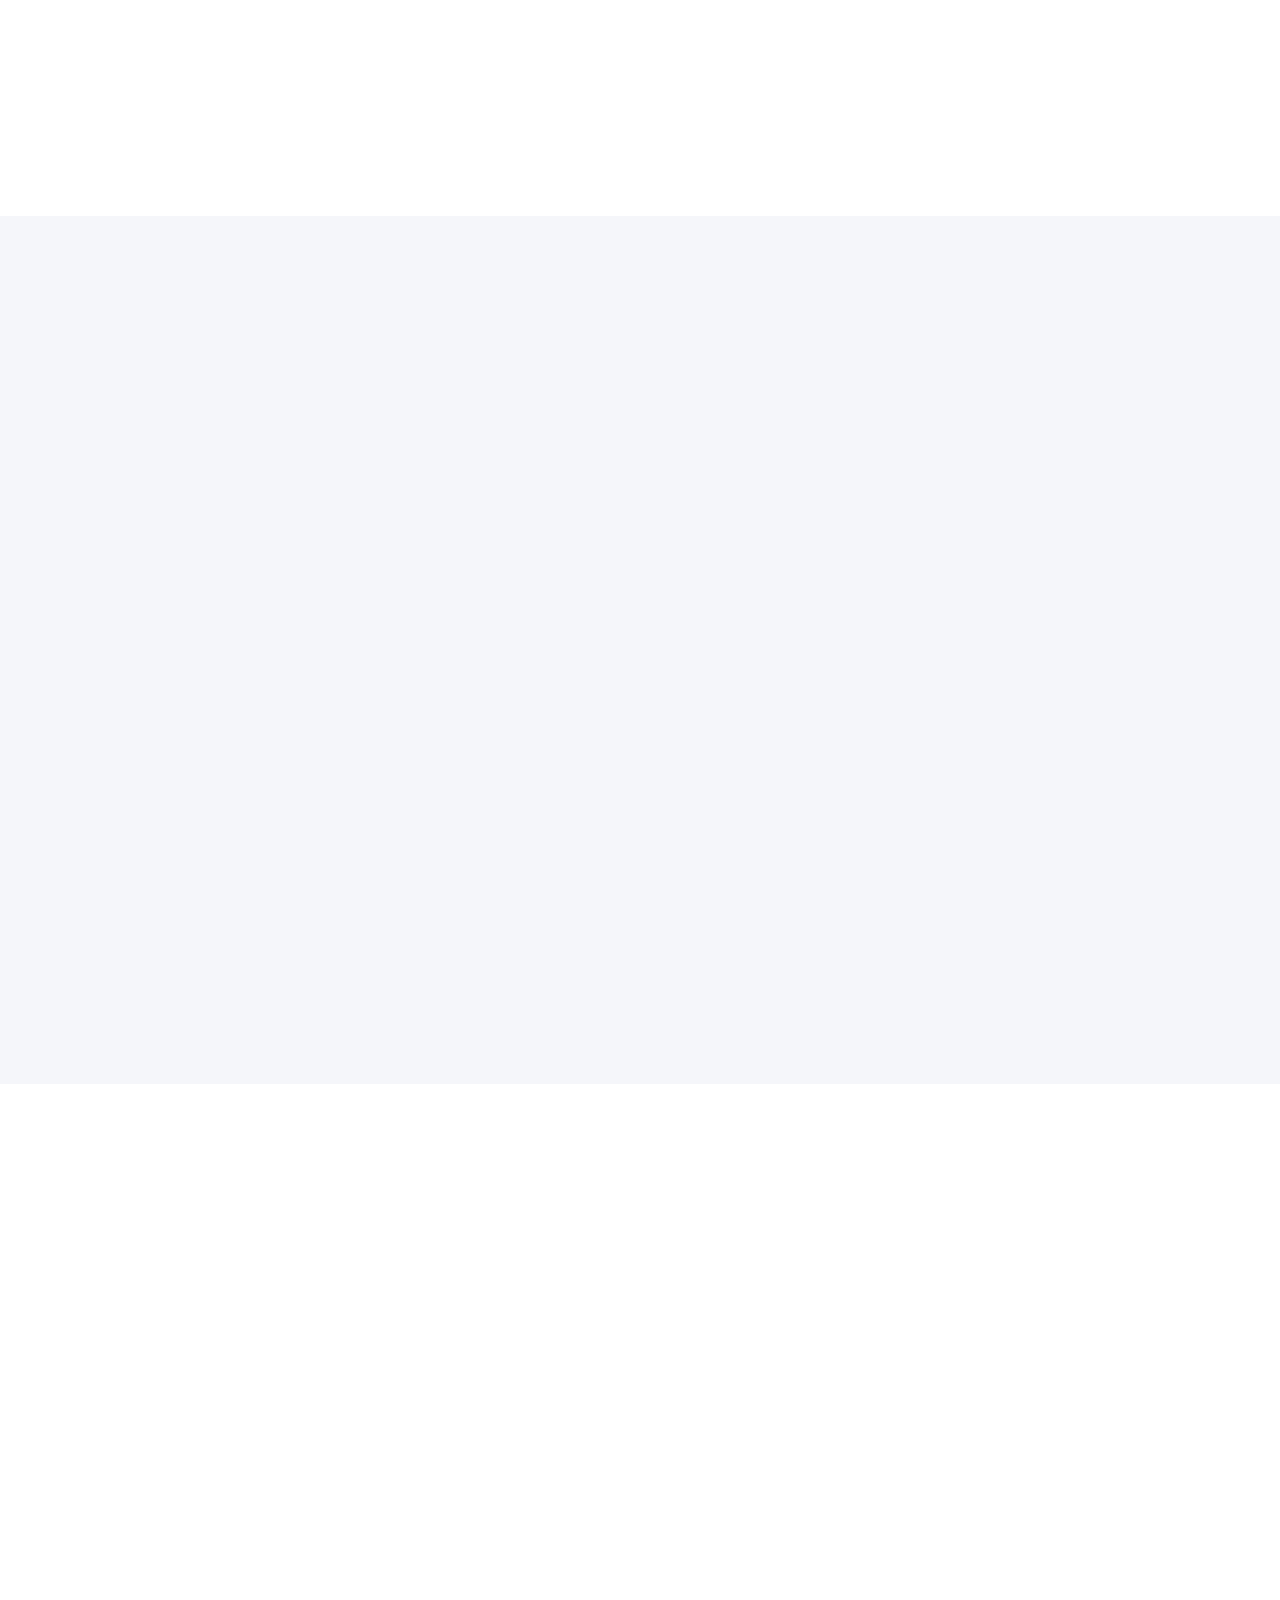
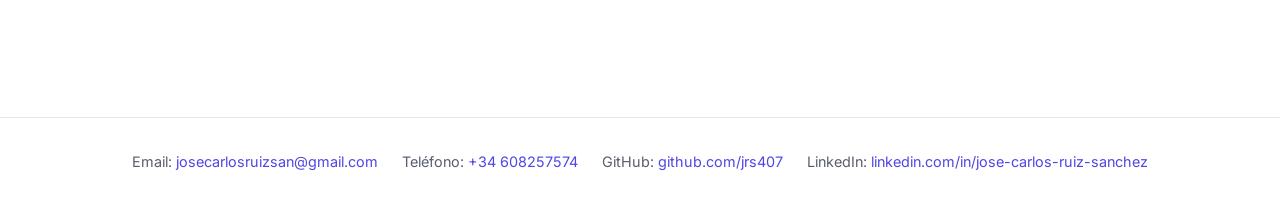
<file: formacion.html>
<!DOCTYPE html>
<html lang="es" data-i18n-title="for.title">
<head>
  <meta charset="UTF-8" />
  <meta name="viewport" content="width=device-width, initial-scale=1.0" />
  <title>Formación Académica · José Carlos Ruiz Sánchez</title>
  <meta name="description" content="Formación de José Carlos Ruiz Sánchez: Grado en Ingeniería Informática por la Universidad de Almería con doble mención en Ingeniería del Software y Sistemas de Información, y Máster en Ingeniería Informática con especialidad en Big Data." />
  <meta name="author" content="José Carlos Ruiz Sánchez" />
  <meta name="keywords" content="formación académica, Ingeniería Informática, Universidad de Almería, Ingeniería del Software, Sistemas de Información, Máster, Big Data, TFG, Auscultify" />
  <link rel="canonical" href="https://jrs407.github.io/web-personal/formacion.html" />

  <meta property="og:type" content="website" />
  <meta property="og:title" content="Formación Académica · José Carlos Ruiz Sánchez" />
  <meta property="og:description" content="Grado en Ingeniería Informática (doble mención en Ingeniería del Software y Sistemas de Información) y Máster con especialidad en Big Data por la Universidad de Almería." />
  <meta property="og:url" content="https://jrs407.github.io/web-personal/formacion.html" />
  <meta property="og:image" content="https://jrs407.github.io/web-personal/assets/img/Foto.jpg" />
  <meta property="og:locale" content="es_ES" />

  <meta name="twitter:card" content="summary_large_image" />
  <meta name="twitter:title" content="Formación Académica · José Carlos Ruiz Sánchez" />
  <meta name="twitter:description" content="Grado en Ingeniería Informática (doble mención en Ingeniería del Software y Sistemas de Información) y Máster con especialidad en Big Data por la Universidad de Almería." />
  <meta name="twitter:image" content="https://jrs407.github.io/web-personal/assets/img/Foto.jpg" />

  <link rel="icon" href="data:," />
  <link rel="preconnect" href="https://fonts.googleapis.com" />
  <link rel="preconnect" href="https://fonts.gstatic.com" crossorigin />
  <link href="https://fonts.googleapis.com/css2?family=Space+Grotesk:wght@500;700&family=Inter:wght@400;500;600&display=swap" rel="stylesheet" />
  <link rel="stylesheet" href="assets/css/style.css" />
  <link rel="stylesheet" href="assets/css/formacion.css" />
</head>
<body>
  <a class="skip-link" href="#main" data-i18n="skip">Saltar al contenido</a>

  <header class="site-header">
    <nav class="nav container">
      <a href="index.html" class="logo">JC</a>

      <ul class="nav-links" id="navLinks">
        <li><a href="index.html" data-i18n="nav.about">Sobre mí</a></li>
        <li><a href="proyectos.html" data-i18n="nav.projects">Proyectos</a></li>
        <li><a href="experiencia.html" data-i18n="nav.experience">Experiencia laboral</a></li>
        <li><a href="habilidades.html" data-i18n="nav.skills">Habilidades</a></li>
        <li><a href="formacion.html" data-i18n="nav.education">Formación Académica</a></li>
        <li><a href="contacto.html" data-i18n="nav.contact">Contacto</a></li>
      </ul>

      <div class="nav-actions">
        <button class="theme-toggle" id="themeToggle" data-i18n-label="themeToggle" aria-label="Cambiar tema">🌙</button>
        <button class="language-toggle" id="languageToggle" aria-label="Cambiar idioma">🇬🇧</button>
      </div>

      <button class="nav-toggle" id="navToggle" data-i18n-label="navToggle" aria-label="Abrir menú" aria-expanded="false">
        <span></span><span></span><span></span>
      </button>
    </nav>
  </header>

  <main id="main">
    <section class="edu-hero">
      <div class="container">
        <p class="edu-eyebrow" data-i18n="for.eyebrow">Formación</p>
        <h1 data-i18n="for.h1">Formación Académica</h1>
        <p class="edu-lead" data-i18n="for.lead">
          Esta página detalla mi formación reglada siguiendo la misma división
          que mi currículum: las titulaciones cursadas en la Universidad de
          Almería, el Trabajo de Fin de Grado y su calificación, y las
          certificaciones de idiomas. Incluye además una explicación del
          solapamiento de fechas entre el Grado y el Máster, para que las fechas
          del CV se entiendan sin ambigüedad.
        </p>
        <ul class="edu-toc">
          <li><a href="#titulaciones" data-i18n="for.toc.degrees">Titulaciones</a></li>
          <li><a href="#tfg" data-i18n="for.toc.tfg">Trabajo de Fin de Grado</a></li>
          <li><a href="#solapamiento" data-i18n="for.toc.overlap">Solapamiento Grado y Máster</a></li>
          <li><a href="#certificaciones" data-i18n="for.toc.certs">Certificaciones</a></li>
        </ul>
      </div>
    </section>

    <section class="section section-alt" id="titulaciones">
      <div class="container">
        <h2 class="section-title reveal-left" data-i18n="for.degrees.title">Titulaciones</h2>
        <p class="edu-section-desc reveal-left reveal-2" data-i18n="for.degrees.desc">
          Toda mi formación universitaria se ha cursado en la Universidad de
          Almería. El Máster arrancó antes de cerrar formalmente el Grado.
        </p>

        <ul class="edu-timeline">
          <li class="edu-item reveal-left">
            <p class="edu-period" data-i18n="for.master.period">Desde 2025 · en curso</p>
            <h3 data-i18n="for.master.h3">Máster en Ingeniería Informática</h3>
            <p class="edu-place" data-i18n="for.master.place">Universidad de Almería</p>
            <p data-i18n="for.master.p">
              Especialidad en Big Data (infraestructura y bases de datos a gran
              escala, análisis de grandes volúmenes de datos y procesamiento
              distribuido), uno de los tres itinerarios del máster junto a
              Internet de las cosas y desarrollo web/móvil. Es 100% online y
              compatible con una jornada laboral completa.
            </p>
            <ul class="edu-tags">
              <li data-i18n="for.master.tag1">Especialidad en Big Data</li>
              <li data-i18n="for.master.tag2">En curso</li>
            </ul>
          </li>

          <li class="edu-item reveal-left reveal-2">
            <p class="edu-period" data-i18n="for.grado.period">2021-2026</p>
            <h3 data-i18n="for.grado.h3">Grado en Ingeniería Informática</h3>
            <p class="edu-place" data-i18n="for.grado.place">Universidad de Almería</p>
            <p data-i18n="for.grado.p">
              Doble mención en Ingeniería del Software y en Sistemas de
              Información. Formación en análisis y diseño de software,
              arquitecturas, bases de datos, modelado de sistemas de información
              y trabajo en proyectos de equipo.
            </p>
            <ul class="edu-tags">
              <li data-i18n="for.grado.tag1">Mención en Ingeniería del Software</li>
              <li data-i18n="for.grado.tag2">Mención en Sistemas de Información</li>
            </ul>
          </li>
        </ul>
      </div>
    </section>

    <section class="section" id="tfg">
      <div class="container">
        <h2 class="section-title reveal-left" data-i18n="for.tfg.title">Trabajo de Fin de Grado</h2>
        <p class="edu-section-desc reveal-left reveal-2" data-i18n="for.tfg.desc">
          El Grado se cierra con un Trabajo de Fin de Grado defendido ante
          tribunal.
        </p>

        <div class="edu-card reveal-left">
          <h3 data-i18n="for.tfg.h3">Auscultify</h3>
          <p class="edu-grade" data-i18n="for.tfg.grade">Calificación: 9,4 / 10</p>
          <p data-i18n="for.tfg.p">
            Proyecto individual. Incluyó modelado de datos, microservicios y un
            algoritmo de recomendación, además de la redacción de la memoria
            técnica y la defensa oral.
          </p>
          <p data-i18n="for.tfg.p2">
            Lo defendí
            en la convocatoria de febrero de 2026. Por eso el Grado figura como
            finalizado en 2026, aunque el resto de asignaturas estaban superadas
            antes.
          </p>
        </div>
      </div>
    </section>

    <section class="section section-alt" id="solapamiento">
      <div class="container">
        <h2 class="section-title reveal-left" data-i18n="for.overlap.title">Solapamiento entre Grado y Máster</h2>
        <p class="edu-section-desc reveal-left reveal-2" data-i18n="for.overlap.desc">
          Aclaración sobre las fechas del currículum: entre el final del Grado y
          el inicio del Máster hay unos meses de solapamiento. Este es el motivo.
        </p>

        <ul class="edu-list">
          <li class="reveal-left">
            <h3 data-i18n="for.overlap.i1.h3">Matrícula del Máster con el TFG pendiente</h3>
            <p data-i18n="for.overlap.i1.p">
              Empecé el Máster en Ingeniería Informática teniendo pendientes
              únicamente los créditos del Trabajo de Fin de Grado. Me matriculé
              con el resto del expediente del Grado ya superado para no perder un
              curso completo.
            </p>
          </li>
          <li class="reveal-left">
            <h3 data-i18n="for.overlap.i2.h3">Defensa del TFG en febrero</h3>
            <p data-i18n="for.overlap.i2.p">
              El Trabajo de Fin de Grado lo defendí en la convocatoria de febrero de 2026. Hasta
              esa fecha el Grado constaba como no finalizado pese a tener el
              resto del expediente aprobado.
            </p>
          </li>
          <li class="reveal-left">
            <h3 data-i18n="for.overlap.i3.h3">Cómo se refleja en el CV</h3>
            <p data-i18n="for.overlap.i3.p">
              De ahí que el currículum muestre el Grado terminando en 2026 y el
              Máster empezando unos meses antes: no son dos periodos
              independientes, sino esa transición.
            </p>
          </li>
        </ul>

        <p class="edu-note reveal-left reveal-3" data-i18n-html="for.overlap.note">
          <strong>Para quien evalúa el perfil:</strong> el solapamiento de
          fechas entre el Grado y el Máster no es un error del currículum. Se
          debe a haber cursado el último tramo del Grado (la defensa del TFG, en
          febrero de 2026) cuando ya estaba matriculado en el Máster.
        </p>
      </div>
    </section>

    <section class="section" id="certificaciones">
      <div class="container">
        <h2 class="section-title reveal-left" data-i18n="for.certs.title">Certificaciones e idiomas</h2>
        <p class="edu-section-desc reveal-left reveal-2" data-i18n="for.certs.desc">
          Certificaciones oficiales de idiomas. El detalle de mi nivel de
          comunicación en entornos técnicos está en la página de Habilidades.
        </p>

        <div class="edu-card reveal-left">
          <h3 data-i18n="for.cert.fce.h3">Cambridge English: First (FCE)</h3>
          <p class="edu-grade" data-i18n="for.cert.fce.grade">Nivel B2 (MCER)</p>
          <p data-i18n="for.cert.fce.p">
            Certificado de inglés de nivel B2 según el Marco Común Europeo de
            Referencia. Lo uso para lectura de documentación y especificaciones
            técnicas y para comunicación escrita y oral en entornos
            profesionales.
          </p>
        </div>

        <p class="edu-note reveal-left reveal-3" data-i18n-html="for.note">
          <strong>Nota:</strong> el detalle técnico de lo que he aprendido en
          cada titulación está en <a href="habilidades.html">Habilidades</a>, y
          su aplicación en proyectos reales, en
          <a href="experiencia.html">Experiencia laboral</a> y
          <a href="proyectos.html">Proyectos</a>.
        </p>
      </div>
    </section>
  </main>

  <footer class="site-footer">
    <div class="container">
      <ul class="footer-contact">
        <li data-i18n-html="footer.email">Email: <a href="mailto:josecarlosruizsan@gmail.com">josecarlosruizsan@gmail.com</a></li>
        <li data-i18n-html="footer.phone">Teléfono: <a href="tel:+34608257574">+34 608257574</a></li>
        <li>GitHub: <a href="https://github.com/jrs407">github.com/jrs407</a></li>
        <li>LinkedIn: <a href="https://www.linkedin.com/in/jose-carlos-ruiz-sanchez/">linkedin.com/in/jose-carlos-ruiz-sanchez</a></li>
      </ul>
    </div>
  </footer>

  <script src="assets/js/script.js"></script>
  <script src="assets/js/formacion.js"></script>
</body>
</html>
</file>
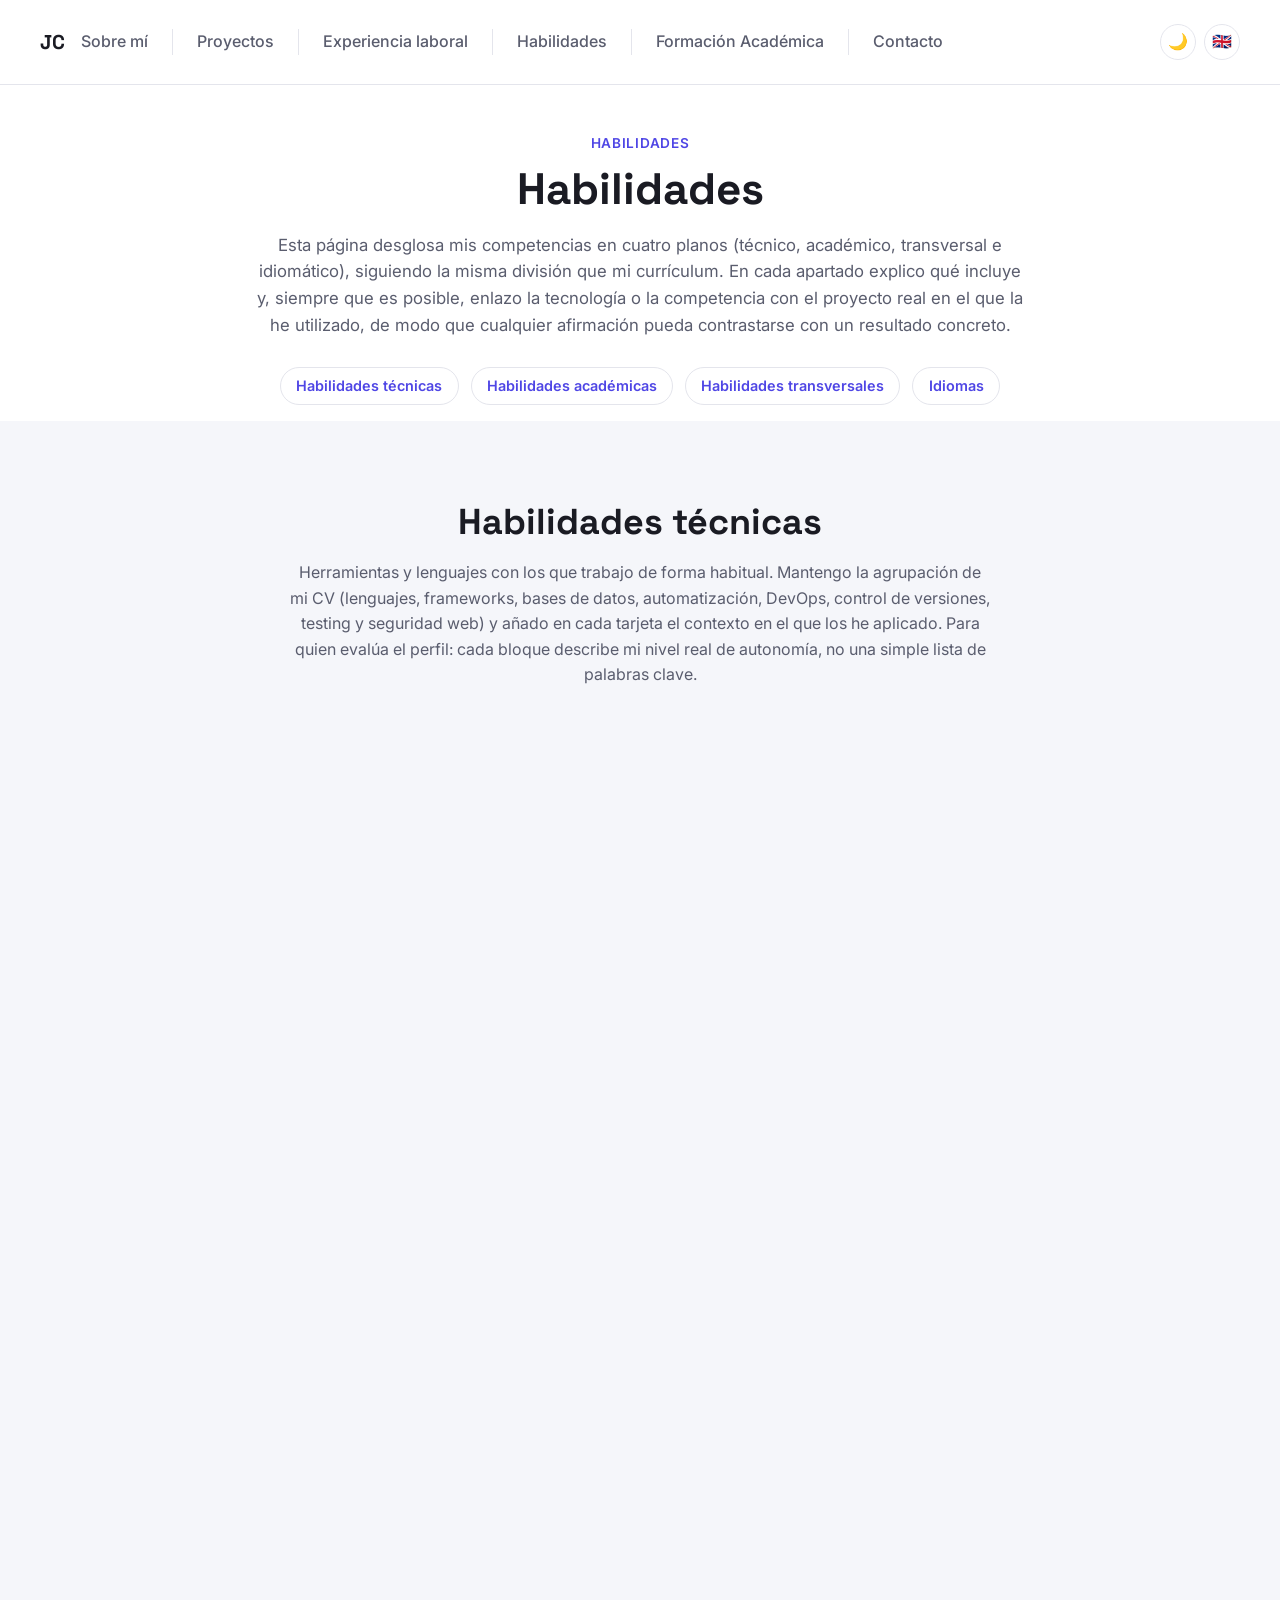
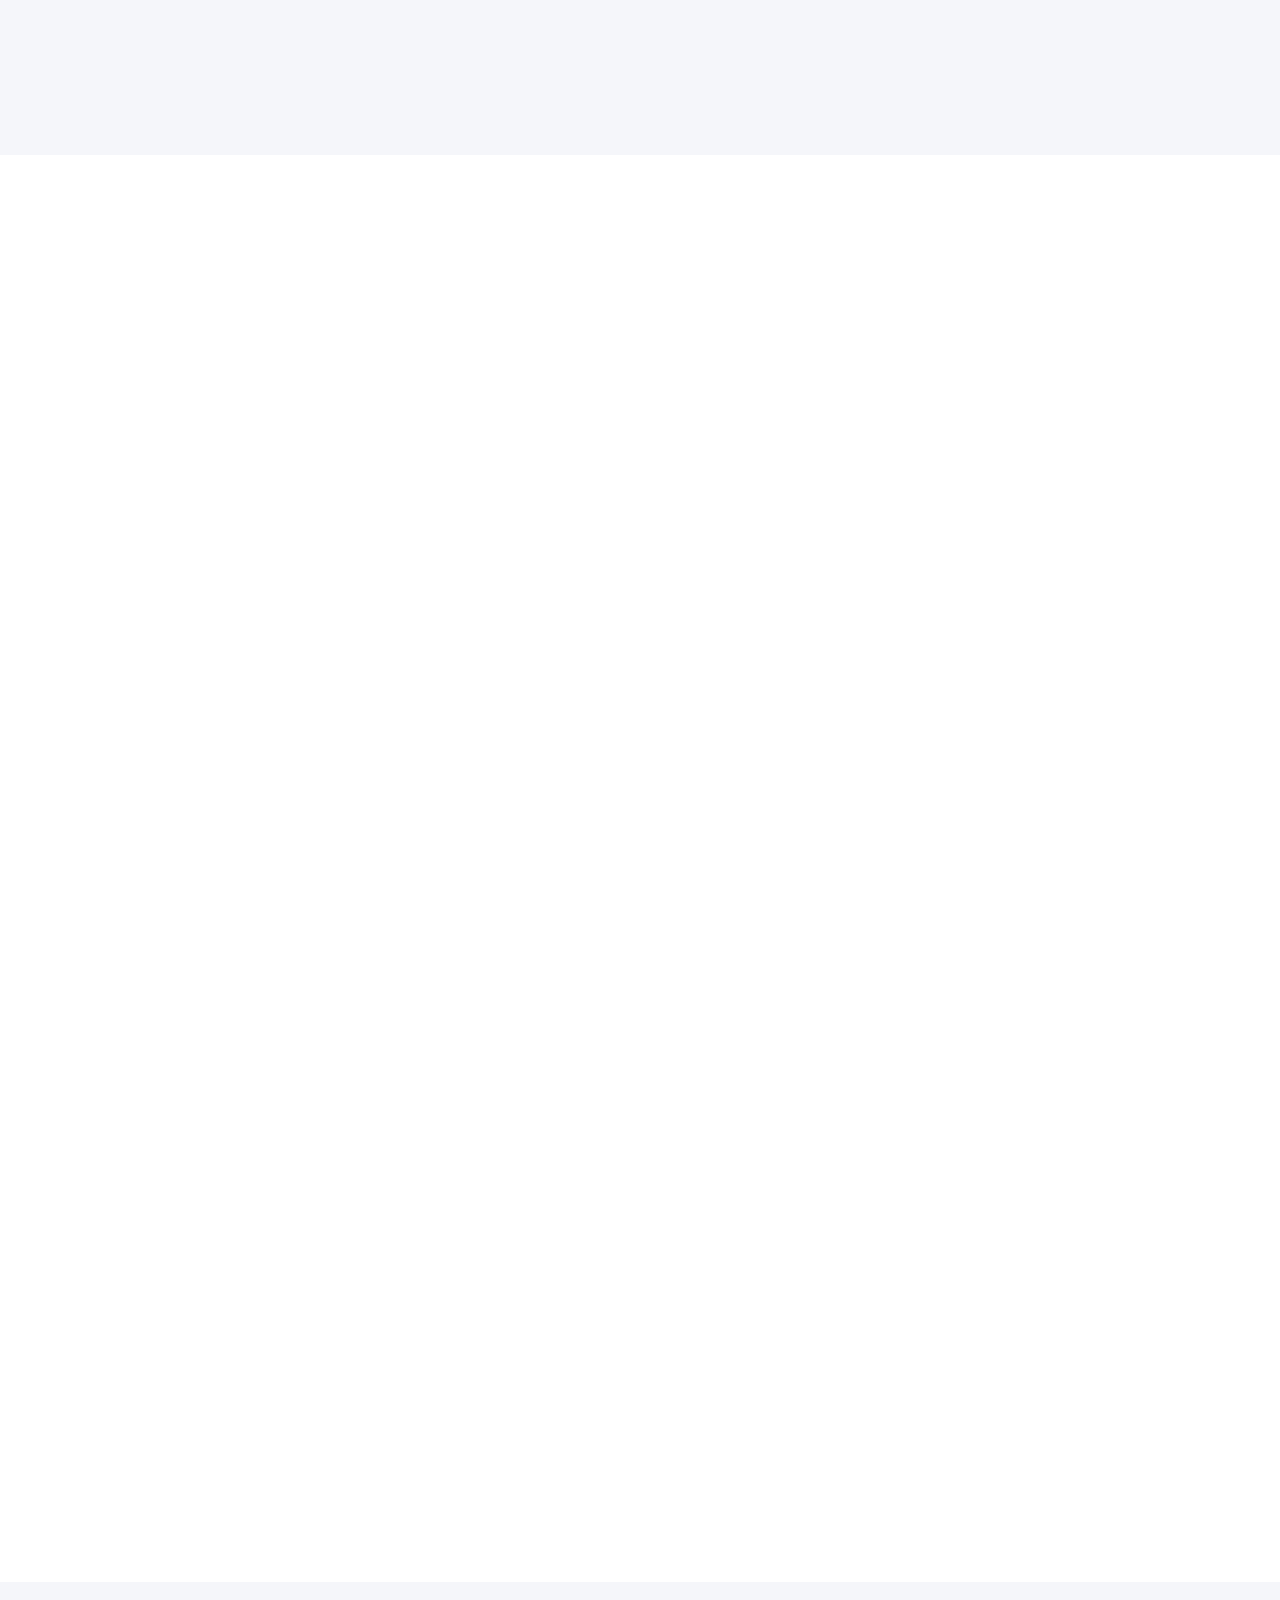
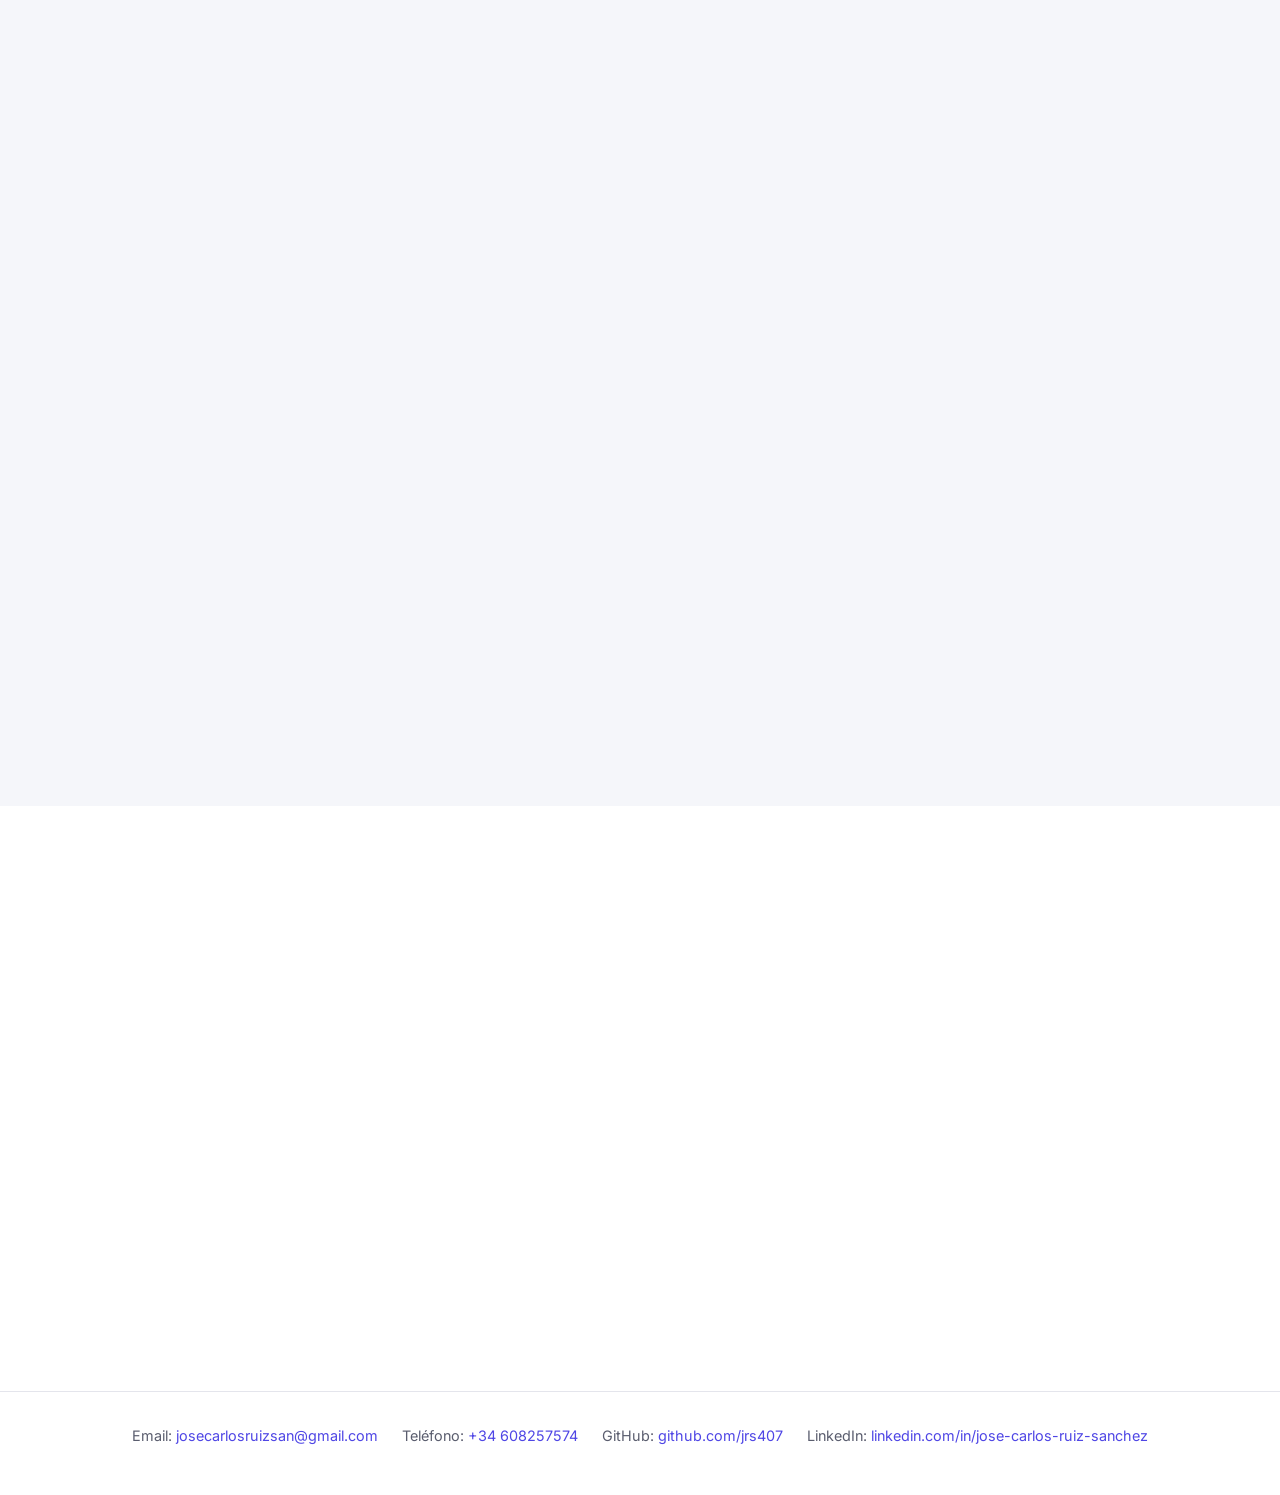
<file: habilidades.html>
<!DOCTYPE html>
<html lang="es" data-i18n-title="hab.title">
<head>
  <meta charset="UTF-8" />
  <meta name="viewport" content="width=device-width, initial-scale=1.0" />
  <title>Habilidades · José Carlos Ruiz Sánchez</title>
  <meta name="description" content="Habilidades de José Carlos Ruiz Sánchez organizadas como en su CV: técnicas (lenguajes, frameworks, bases de datos, DevOps, testing), académicas, transversales e idiomas, con el contexto real de uso de cada una." />
  <meta name="author" content="José Carlos Ruiz Sánchez" />
  <meta name="keywords" content="habilidades, JavaScript, TypeScript, Node.js, Express.js, React, React Router, Vite, Angular, Next.js, Python, Java, Spring, Spark, PostgreSQL, PostGIS, MySQL, MongoDB, Docker, API Gateway, Nginx, JWT, Vitest, n8n, Git, Big Data" />
  <link rel="canonical" href="https://jrs407.github.io/web-personal/habilidades.html" />

  <meta property="og:type" content="website" />
  <meta property="og:title" content="Habilidades · José Carlos Ruiz Sánchez" />
  <meta property="og:description" content="Habilidades técnicas, académicas, transversales e idiomas de José Carlos Ruiz Sánchez, con el contexto real de uso de cada una." />
  <meta property="og:url" content="https://jrs407.github.io/web-personal/habilidades.html" />
  <meta property="og:image" content="https://jrs407.github.io/web-personal/assets/img/Foto.jpg" />
  <meta property="og:locale" content="es_ES" />

  <meta name="twitter:card" content="summary_large_image" />
  <meta name="twitter:title" content="Habilidades · José Carlos Ruiz Sánchez" />
  <meta name="twitter:description" content="Habilidades técnicas, académicas, transversales e idiomas de José Carlos Ruiz Sánchez, con el contexto real de uso de cada una." />
  <meta name="twitter:image" content="https://jrs407.github.io/web-personal/assets/img/Foto.jpg" />

  <link rel="icon" href="data:," />
  <link rel="preconnect" href="https://fonts.googleapis.com" />
  <link rel="preconnect" href="https://fonts.gstatic.com" crossorigin />
  <link href="https://fonts.googleapis.com/css2?family=Space+Grotesk:wght@500;700&family=Inter:wght@400;500;600&display=swap" rel="stylesheet" />
  <link rel="stylesheet" href="assets/css/style.css" />
  <link rel="stylesheet" href="assets/css/habilidades.css" />
</head>
<body>
  <a class="skip-link" href="#main" data-i18n="skip">Saltar al contenido</a>

  <header class="site-header">
    <nav class="nav container">
      <a href="index.html" class="logo">JC</a>

      <ul class="nav-links" id="navLinks">
        <li><a href="index.html" data-i18n="nav.about">Sobre mí</a></li>
        <li><a href="proyectos.html" data-i18n="nav.projects">Proyectos</a></li>
        <li><a href="experiencia.html" data-i18n="nav.experience">Experiencia laboral</a></li>
        <li><a href="habilidades.html" data-i18n="nav.skills">Habilidades</a></li>
        <li><a href="formacion.html" data-i18n="nav.education">Formación Académica</a></li>
        <li><a href="contacto.html" data-i18n="nav.contact">Contacto</a></li>
      </ul>

      <div class="nav-actions">
        <button class="theme-toggle" id="themeToggle" data-i18n-label="themeToggle" aria-label="Cambiar tema">🌙</button>
        <button class="language-toggle" id="languageToggle" aria-label="Cambiar idioma">🇬🇧</button>
      </div>

      <button class="nav-toggle" id="navToggle" data-i18n-label="navToggle" aria-label="Abrir menú" aria-expanded="false">
        <span></span><span></span><span></span>
      </button>
    </nav>
  </header>

  <main id="main">
    <section class="skills-hero">
      <div class="container">
        <p class="skills-eyebrow" data-i18n="hab.eyebrow">Habilidades</p>
        <h1 data-i18n="hab.h1">Habilidades</h1>
        <p class="skills-lead" data-i18n="hab.lead">
          Esta página desglosa mis competencias en cuatro planos (técnico,
          académico, transversal e idiomático), siguiendo la misma división que
          mi currículum. En cada apartado explico qué incluye y, siempre que es
          posible, enlazo la tecnología o la competencia con el proyecto real en
          el que la he utilizado, de modo que cualquier afirmación pueda
          contrastarse con un resultado concreto.
        </p>
        <ul class="skills-toc">
          <li><a href="#tecnicas" data-i18n="hab.toc.tech">Habilidades técnicas</a></li>
          <li><a href="#academicas" data-i18n="hab.toc.academic">Habilidades académicas</a></li>
          <li><a href="#transversales" data-i18n="hab.toc.soft">Habilidades transversales</a></li>
          <li><a href="#idiomas" data-i18n="hab.toc.lang">Idiomas</a></li>
        </ul>
      </div>
    </section>

    <section class="section section-alt" id="tecnicas">
      <div class="container">
        <h2 class="section-title reveal-left" data-i18n="hab.tech.title">Habilidades técnicas</h2>
        <p class="skills-section-desc reveal-left reveal-2" data-i18n="hab.tech.desc">
          Herramientas y lenguajes con los que trabajo de forma habitual.
          Mantengo la agrupación de mi CV (lenguajes, frameworks, bases de datos,
          automatización, DevOps, control de versiones, testing y seguridad web)
          y añado en cada tarjeta el contexto en el que los he aplicado. Para
          quien evalúa el
          perfil: cada bloque describe mi nivel real de autonomía, no una simple
          lista de palabras clave.
        </p>

        <div class="skills-grid">
          <article class="skill-card reveal-left">
            <h3 data-i18n="hab.card.lang.h3">Lenguajes de programación</h3>
            <div class="skill-icons">
              <img src="assets/img/Habilidades/Portada/javascript.png" alt="" draggable="false" />
              <img src="assets/img/Habilidades/Portada/typescript.webp" alt="" draggable="false" />
              <img src="assets/img/Habilidades/Portada/python.webp" alt="" draggable="false" />
            </div>
            <p data-i18n="hab.card.lang.p">
              JavaScript y TypeScript son mi base tanto en backend como en
              frontend; uso el tipado estático de TypeScript para modelar el
              dominio y detectar errores antes de ejecutar. Python lo utilizo para
              modelos de datos e IA, y R para análisis estadístico.
            </p>
            <ul class="skill-tags">
              <li>JavaScript</li>
              <li>TypeScript</li>
              <li>Python</li>
              <li>R</li>
            </ul>
            <p class="skill-applied" data-i18n-html="hab.card.lang.applied">
              <span>Dónde lo he aplicado</span>
              API de las prácticas en JavaScript/TypeScript, modelo predictivo de
              burnout en Python y microservicios de Auscultify combinando Python y
              JavaScript.
            </p>
          </article>

          <article class="skill-card reveal-left reveal-2">
            <h3 data-i18n="hab.card.fw.h3">Frameworks y tecnologías</h3>
            <div class="skill-icons">
              <img src="assets/img/Habilidades/Portada/nodejs.webp" alt="" draggable="false" />
              <img src="assets/img/Habilidades/Portada/Expressjs.png" alt="" draggable="false" />
              <img src="assets/img/Habilidades/Portada/react.webp" alt="" draggable="false" />
              <img src="assets/img/Habilidades/Portada/nextjs.png" alt="" draggable="false" />
              <img src="assets/img/Habilidades/Portada/spark.png" alt="" draggable="false" />
            </div>
            <p data-i18n="hab.card.fw.p">
              Construyo APIs REST con Node.js y Express.js, e interfaces con React
              y Next.js (renderizado en servidor y rutas dinámicas). En proyectos
              con React empaqueto con Vite, gestiono la navegación con React
              Router y aíslo estilos con CSS Modules; cuando hace falta dibujo e
              interacción gráfica recurro a la HTML5 Canvas API sin librerías.
              Spark lo utilizo para procesamiento distribuido sobre varios nodos.
            </p>
            <ul class="skill-tags">
              <li>Node.js</li>
              <li>Express.js</li>
              <li>React</li>
              <li>Next.js</li>
              <li>Vite</li>
              <li>React Router</li>
              <li>CSS Modules</li>
              <li>HTML5 Canvas</li>
              <li>Spark</li>
            </ul>
            <p class="skill-applied" data-i18n-html="hab.card.fw.applied">
              <span>Dónde lo he aplicado</span>
              Frontend del mapa interactivo del campus en Next.js y React, API en
              Node.js + Express.js durante las prácticas, y despliegue de un
              modelo sobre un clúster de nodos con Spark en el Predictor de
              burnout. En Tokimori, frontend en React 19 con Vite y React Router y
              un editor visual por elemento construido con la HTML5 Canvas API.
            </p>
          </article>

          <article class="skill-card reveal-left reveal-3">
            <h3 data-i18n="hab.card.db.h3">Bases de datos</h3>
            <div class="skill-icons">
              <img src="assets/img/Habilidades/Portada/postgres.svg" alt="" draggable="false" />
              <img src="assets/img/Habilidades/Portada/mysql.png" alt="" draggable="false" />
            </div>
            <p data-i18n="hab.card.db.p">
              En SQL modelo esquemas relacionales, escribo consultas y cuido los
              índices (MySQL y PostgreSQL). Con la extensión PostGIS trabajo
              consultas espaciales sobre datos geográficos.
            </p>
            <ul class="skill-tags">
              <li>PostgreSQL</li>
              <li>PostGIS</li>
              <li>MySQL</li>
            </ul>
            <p class="skill-applied" data-i18n-html="hab.card.db.applied">
              <span>Dónde lo he aplicado</span>
              Almacenamiento y consulta espacial de ~3.000 filas cada 2 minutos
              en PostgreSQL/PostGIS durante las prácticas; MySQL como base de
              datos de Tokimori.
            </p>
          </article>

          <article class="skill-card reveal-left">
            <h3 data-i18n="hab.card.auto.h3">Automatización de procesos</h3>
            <div class="skill-icons">
              <img src="assets/img/Habilidades/Portada/n8n.png" alt="" draggable="false" />
            </div>
            <p data-i18n="hab.card.auto.p">
              Diseño flujos en n8n para conectar servicios, APIs y bases de datos
              y para lanzar procesos de ingesta programados sin necesidad de
              escribir y mantener un servicio dedicado. Es la pieza que mantiene
              los datos frescos de forma desatendida.
            </p>
            <ul class="skill-tags">
              <li>n8n</li>
              <li data-i18n="hab.tag.apiIntegration">Integración de APIs</li>
              <li data-i18n="hab.tag.scheduledIngestion">Ingesta programada</li>
            </ul>
            <p class="skill-applied" data-i18n-html="hab.card.auto.applied">
              <span>Dónde lo he aplicado</span>
              Pipeline de telemetría geoespacial del campus: ingesta automatizada
              cada 2 minutos hacia PostGIS.
            </p>
          </article>

          <article class="skill-card reveal-left reveal-2">
            <h3 data-i18n="hab.card.devops.h3">DevOps y despliegue</h3>
            <div class="skill-icons">
              <img src="assets/img/Habilidades/Portada/docker.png" alt="" draggable="false" />
              <img src="assets/img/Habilidades/Portada/nginx.png" alt="" draggable="false" />
            </div>
            <p data-i18n="hab.card.devops.p">
              Contenerizo aplicaciones con Docker e imágenes reproducibles,
              orquesto varios servicios en local con docker-compose y preparo
              entornos idénticos en desarrollo y despliegue para eliminar el
              «en mi máquina funciona». Sirvo las aplicaciones detrás de Nginx
              como servidor web, proxy inverso y API Gateway, dejando un único
              punto de entrada público y los servicios internos aislados en la
              red de contenedores.
            </p>
            <ul class="skill-tags">
              <li>Docker</li>
              <li>docker-compose</li>
              <li>Nginx</li>
              <li>API Gateway</li>
              <li data-i18n="hab.tag.reproducibleEnvs">Entornos reproducibles</li>
            </ul>
            <p class="skill-applied" data-i18n-html="hab.card.devops.applied">
              <span>Dónde lo he aplicado</span>
              Despliegue en Docker de la aplicación desarrollada en las prácticas
              y publicación con Nginx de la página de las prácticas de empresa
              extracurriculares; este mismo portfolio incluye Dockerfile y
              docker-compose. En Tokimori, docker-compose orquesta seis
              microservicios tras un API Gateway con Nginx, con configuración de
              producción y un override para desarrollo.
            </p>
          </article>

          <article class="skill-card reveal-left reveal-3">
            <h3 data-i18n="hab.card.vcs.h3">Control de versiones</h3>
            <div class="skill-icons">
              <img src="assets/img/Habilidades/Portada/git.png" alt="" draggable="false" />
            </div>
            <p data-i18n="hab.card.vcs.p">
              Uso Git en flujo colaborativo: ramas por funcionalidad, revisión de
              cambios, resolución de conflictos y un historial de commits legible.
              Es la base sobre la que coordino el trabajo cuando el proyecto es de
              varias personas.
            </p>
            <ul class="skill-tags">
              <li>Git</li>
              <li data-i18n="hab.tag.featureBranches">Ramas por funcionalidad</li>
              <li data-i18n="hab.tag.collaboration">Trabajo colaborativo</li>
            </ul>
            <p class="skill-applied" data-i18n-html="hab.card.vcs.applied">
              <span>Dónde lo he aplicado</span>
              Todos mis proyectos; en las prácticas, control de versiones sobre
              una base heredada de otro desarrollador y coordinación con mi
              responsable mediante ramas y revisiones de código.
            </p>
          </article>

          <article class="skill-card reveal-left">
            <h3 data-i18n="hab.card.test.h3">Testing</h3>
            <div class="skill-icons">
              <img src="assets/img/Habilidades/Portada/jest.svg" alt="" draggable="false" />
              <img src="assets/img/Habilidades/Portada/testing-library.svg" alt="" draggable="false" />
            </div>
            <p data-i18n="hab.card.test.p">
              Escribo tests automáticos en JavaScript con Jest y Vitest, tanto
              para APIs de Node.js (casos unitarios y pruebas de integración sobre
              los endpoints con Supertest) como para interfaces de React con
              Testing Library (render de componentes e interacción del usuario).
              El objetivo es que un fallo se detecte en cuanto se introduce y no
              en cliente.
            </p>
            <ul class="skill-tags">
              <li>Jest</li>
              <li>Vitest</li>
              <li>React Testing Library</li>
              <li>Supertest</li>
              <li data-i18n="hab.tag.unitTests">Tests unitarios</li>
              <li data-i18n="hab.tag.integrationTests">Tests de integración</li>
            </ul>
            <p class="skill-applied" data-i18n-html="hab.card.test.applied">
              <span>Dónde lo he aplicado</span>
              Pruebas de la API en Node.js y de la interfaz en React durante las
              prácticas (entorno profesional), y en Tokimori, Vitest con Testing
              Library en el frontend y Jest con Supertest en el backend.
            </p>
          </article>

          <article class="skill-card reveal-left reveal-3">
            <h3 data-i18n="hab.card.sec.h3">Autenticación y seguridad web</h3>
            <div class="skill-icons">
              <img src="assets/img/Habilidades/Portada/jwt.png" alt="" draggable="false" />
            </div>
            <p data-i18n="hab.card.sec.p">
              Implemento autenticación basada en JWT sobre cookies seguras, con
              hashing de contraseñas mediante bcrypt, y endurezco las APIs con
              helmet, rate limiting y una política de CORS configurable. El
              objetivo es que los servicios internos no queden expuestos y que
              las credenciales nunca viajen ni se almacenen en claro.
            </p>
            <ul class="skill-tags">
              <li>JWT</li>
              <li>bcrypt</li>
              <li>helmet</li>
              <li data-i18n="hab.tag.rateLimiting">Rate limiting</li>
              <li>CORS</li>
            </ul>
            <p class="skill-applied" data-i18n-html="hab.card.sec.applied">
              <span>Dónde lo he aplicado</span>
              Tokimori: inicio de sesión con tokens JWT de 7 días sobre cookies
              secure, hashing con bcrypt y endurecimiento de los seis
              microservicios con helmet, rate limiting y CORS; solo el API
              Gateway queda accesible desde fuera de la red Docker.
            </p>
          </article>

          <article class="skill-card reveal-left reveal-2">
            <h3 data-i18n="hab.card.testgrado.h3">Pruebas de software durante el Grado</h3>
            <div class="skill-icons">
              <img src="assets/img/Habilidades/Portada/Java.png" alt="" draggable="false" />
              <img src="assets/img/Habilidades/Portada/junit.png" alt="" draggable="false" />
              <img src="assets/img/Habilidades/Portada/spring.svg" alt="" draggable="false" />
              <img src="assets/img/Habilidades/Portada/Angular.png" alt="" draggable="false" />
              <img src="assets/img/Habilidades/Portada/mongodb.png" alt="" draggable="false" />
              <img src="assets/img/Habilidades/Portada/cassandra.svg" alt="" draggable="false" />
            </div>
            <p data-i18n="hab.card.testgrado.p">
              En el Grado en Ingeniería Informática practiqué la verificación de
              software sobre varias tecnologías: tests unitarios con JUnit sobre
              código Java, pruebas de servicios en Spring, pruebas de componentes
              en Angular y validación de operaciones sobre bases de datos MongoDB
              y Cassandra. Aquí aprendí a decidir qué hay que probar y a usar la
              cobertura de código como criterio de calidad.
            </p>
            <ul class="skill-tags">
              <li>Java</li>
              <li>JUnit</li>
              <li>Spring</li>
              <li>Angular</li>
              <li>MongoDB</li>
              <li>Cassandra</li>
              <li data-i18n="hab.tag.unitTests">Tests unitarios</li>
            </ul>
            <p class="skill-applied" data-i18n-html="hab.card.testgrado.applied">
              <span>Dónde lo he aplicado</span>
              Solo en asignaturas del Grado en Ingeniería Informática (Universidad
              de Almería); todavía no lo he trasladado a un entorno profesional.
            </p>
          </article>
        </div>
      </div>
    </section>

    <section class="section" id="academicas">
      <div class="container">
        <h2 class="section-title reveal-left" data-i18n="hab.academic.title">Habilidades académicas</h2>
        <p class="skills-section-desc reveal-left reveal-2" data-i18n="hab.academic.desc">
          Competencias que provienen directamente de mi formación: el Grado en
          Ingeniería Informática (Universidad de Almería, 2021-2026) con doble
          mención en Ingeniería del Software y Sistemas de Información, y el Máster
          en Ingeniería Informática con especialidad en Big Data; y de mi
          actividad en un grupo de investigación. No son herramientas concretas,
          sino la forma de abordar un problema con rigor: analizarlo, diseñar una
          solución, medirla y comunicarla.
        </p>

        <ul class="skill-list">
          <li class="reveal-left">
            <h3 data-i18n="hab.academic.se.h3">Ingeniería del Software</h3>
            <p data-i18n="hab.academic.se.p">
              Análisis y especificación de requisitos, patrones de diseño,
              arquitecturas (incluida la de microservicios), modelado UML y
              criterios de calidad y mantenibilidad. Es la mención que orienta
              cómo estructuro un proyecto antes de escribir la primera línea de
              código.
            </p>
          </li>
          <li class="reveal-left">
            <h3 data-i18n="hab.academic.is.h3">Sistemas de Información</h3>
            <p data-i18n="hab.academic.is.p">
              Modelado conceptual de datos, procesos de negocio e integración
              entre sistemas heterogéneos. Me permite entender el dominio y las
              necesidades reales de quien usará el sistema, no solo su parte
              técnica.
            </p>
          </li>
          <li class="reveal-left">
            <h3 data-i18n="hab.academic.bd.h3">Big Data (especialidad del Máster)</h3>
            <p data-i18n="hab.academic.bd.p">
              Procesamiento distribuido con Spark, diseño de pipelines de datos,
              cómputo en clúster y razonamiento sobre escalabilidad y volumen
              cuando los datos no caben ni se procesan en una sola máquina.
            </p>
          </li>
          <li class="reveal-left">
            <h3 data-i18n="hab.academic.ml.h3">Modelado y aprendizaje automático</h3>
            <p data-i18n="hab.academic.ml.p">
              Construcción, entrenamiento y evaluación de modelos predictivos en
              Python y diseño de algoritmos de recomendación. Aplicado en el
              Predictor de burnout y en Auscultify.
            </p>
          </li>
          <li class="reveal-left">
            <h3 data-i18n="hab.academic.research.h3">Método científico e investigación</h3>
            <p data-i18n="hab.academic.research.p">
              Trabajo en un grupo de investigación de la UAL: formulación de
              hipótesis, experimentación controlada, medición de resultados e
              iteración a partir de los datos obtenidos.
            </p>
          </li>
          <li class="reveal-left">
            <h3 data-i18n="hab.academic.comm.h3">Comunicación técnica y defensa</h3>
            <p data-i18n="hab.academic.comm.p">
              Redacción de memorias técnicas y defensa oral ante tribunal. Mi
              Trabajo de Fin de Grado (Auscultify) obtuvo una calificación de
              9,4/10.
            </p>
          </li>
          <li class="reveal-left">
            <h3 data-i18n="hab.academic.algo.h3">Pensamiento algorítmico y análisis de complejidad</h3>
            <p data-i18n="hab.academic.algo.p">
              Descomposición de problemas, elección de estructuras de datos y
              evaluación del coste de una solución antes de implementarla.
            </p>
          </li>
        </ul>

        <p class="skills-note reveal-left reveal-3" data-i18n-html="hab.academic.note">
          <strong>Para quien evalúa el perfil:</strong> estas competencias son la
          razón por la que puedo incorporarme a un proyecto o a un dominio nuevo,
          entenderlo con rapidez y justificar cada decisión técnica, en lugar de
          limitarme a implementar una especificación cerrada.
        </p>
      </div>
    </section>

    <section class="section section-alt" id="transversales">
      <div class="container">
        <h2 class="section-title reveal-left" data-i18n="hab.soft.title">Habilidades transversales</h2>
        <p class="skills-section-desc reveal-left reveal-2" data-i18n="hab.soft.desc">
          Las que en mi CV aparecen como «Habilidades». Las incluyo con una
          evidencia concreta detrás de cada una, porque enunciadas a secas dicen
          poco de nadie.
        </p>

        <ul class="skill-list">
          <li class="reveal-left">
            <h3 data-i18n="hab.soft.team.h3">Trabajo en equipo</h3>
            <p data-i18n="hab.soft.team.p">
              En las prácticas trabajé dentro de un grupo de investigación (ACG),
              coordinándome a diario con mi responsable: decisiones técnicas
              discutidas y validadas en común, revisiones de código y reuniones
              frecuentes para ajustar el alcance. Además partí del frontend de
              otro desarrollador, así que tuve que entender y continuar trabajo
              ajeno.
            </p>
          </li>
          <li class="reveal-left">
            <h3 data-i18n="hab.soft.analytical.h3">Pensamiento analítico</h3>
            <p data-i18n="hab.soft.analytical.p">
              Descompongo un problema en partes medibles antes de resolverlo; es
              la base de mi trabajo con datos y con modelos predictivos.
            </p>
          </li>
          <li class="reveal-left">
            <h3 data-i18n="hab.soft.time.h3">Gestión del tiempo</h3>
            <p data-i18n="hab.soft.time.p">
              Compaginé el Máster, que es online, con el puesto en el Applied
              Computing Group, y lo combino con proyectos propios como Tokimori,
              priorizando tareas y fijando entregas realistas. Es compatible con
              una jornada laboral completa.
            </p>
          </li>
          <li class="reveal-left">
            <h3 data-i18n="hab.soft.learning.h3">Aprendizaje continuo</h3>
            <p data-i18n="hab.soft.learning.p">
              He incorporado n8n, PostGIS, Spark y Next.js por necesidad de cada
              proyecto, aprendiéndolos de forma autónoma y llevándolos hasta
              producción.
            </p>
          </li>
        </ul>
      </div>
    </section>

    <section class="section" id="idiomas">
      <div class="container">
        <h2 class="section-title reveal-left" data-i18n="hab.lang.title">Idiomas</h2>
        <p class="skills-section-desc reveal-left reveal-2" data-i18n="hab.lang.desc">
          Nivel de comunicación en entornos técnicos y profesionales.
        </p>

        <div class="lang-grid">
          <div class="lang-card reveal-left">
            <div class="lang-name" data-i18n="hab.lang.es.name">Español</div>
            <p class="lang-level" data-i18n="hab.lang.es.level">Nativo</p>
            <p data-i18n="hab.lang.es.p">Lengua materna.</p>
          </div>
          <div class="lang-card reveal-left reveal-2">
            <div class="lang-name" data-i18n="hab.lang.en.name">Inglés</div>
            <p class="lang-level" data-i18n="hab.lang.en.level">B2 · Cambridge First (FCE)</p>
            <p data-i18n="hab.lang.en.p">
              Lectura fluida de documentación y especificaciones técnicas, y
              comunicación escrita y oral en entornos profesionales.
            </p>
          </div>
        </div>

        <p class="skills-note reveal-left reveal-3" data-i18n-html="hab.lang.note">
          <strong>Nota:</strong> cada tecnología de esta página está respaldada
          por un proyecto de la sección <a href="proyectos.html">Proyectos</a> o
          por mi <a href="experiencia.html">Experiencia laboral</a>. Si algo no
          aparece aquí es, casi siempre, porque todavía no lo he usado en un
          entorno real.
        </p>
      </div>
    </section>
  </main>

  <footer class="site-footer">
    <div class="container">
      <ul class="footer-contact">
        <li data-i18n-html="footer.email">Email: <a href="mailto:josecarlosruizsan@gmail.com">josecarlosruizsan@gmail.com</a></li>
        <li data-i18n-html="footer.phone">Teléfono: <a href="tel:+34608257574">+34 608257574</a></li>
        <li>GitHub: <a href="https://github.com/jrs407">github.com/jrs407</a></li>
        <li>LinkedIn: <a href="https://www.linkedin.com/in/jose-carlos-ruiz-sanchez/">linkedin.com/in/jose-carlos-ruiz-sanchez</a></li>
      </ul>
    </div>
  </footer>

  <script src="assets/js/script.js"></script>
  <script src="assets/js/habilidades.js"></script>
</body>
</html>
</file>
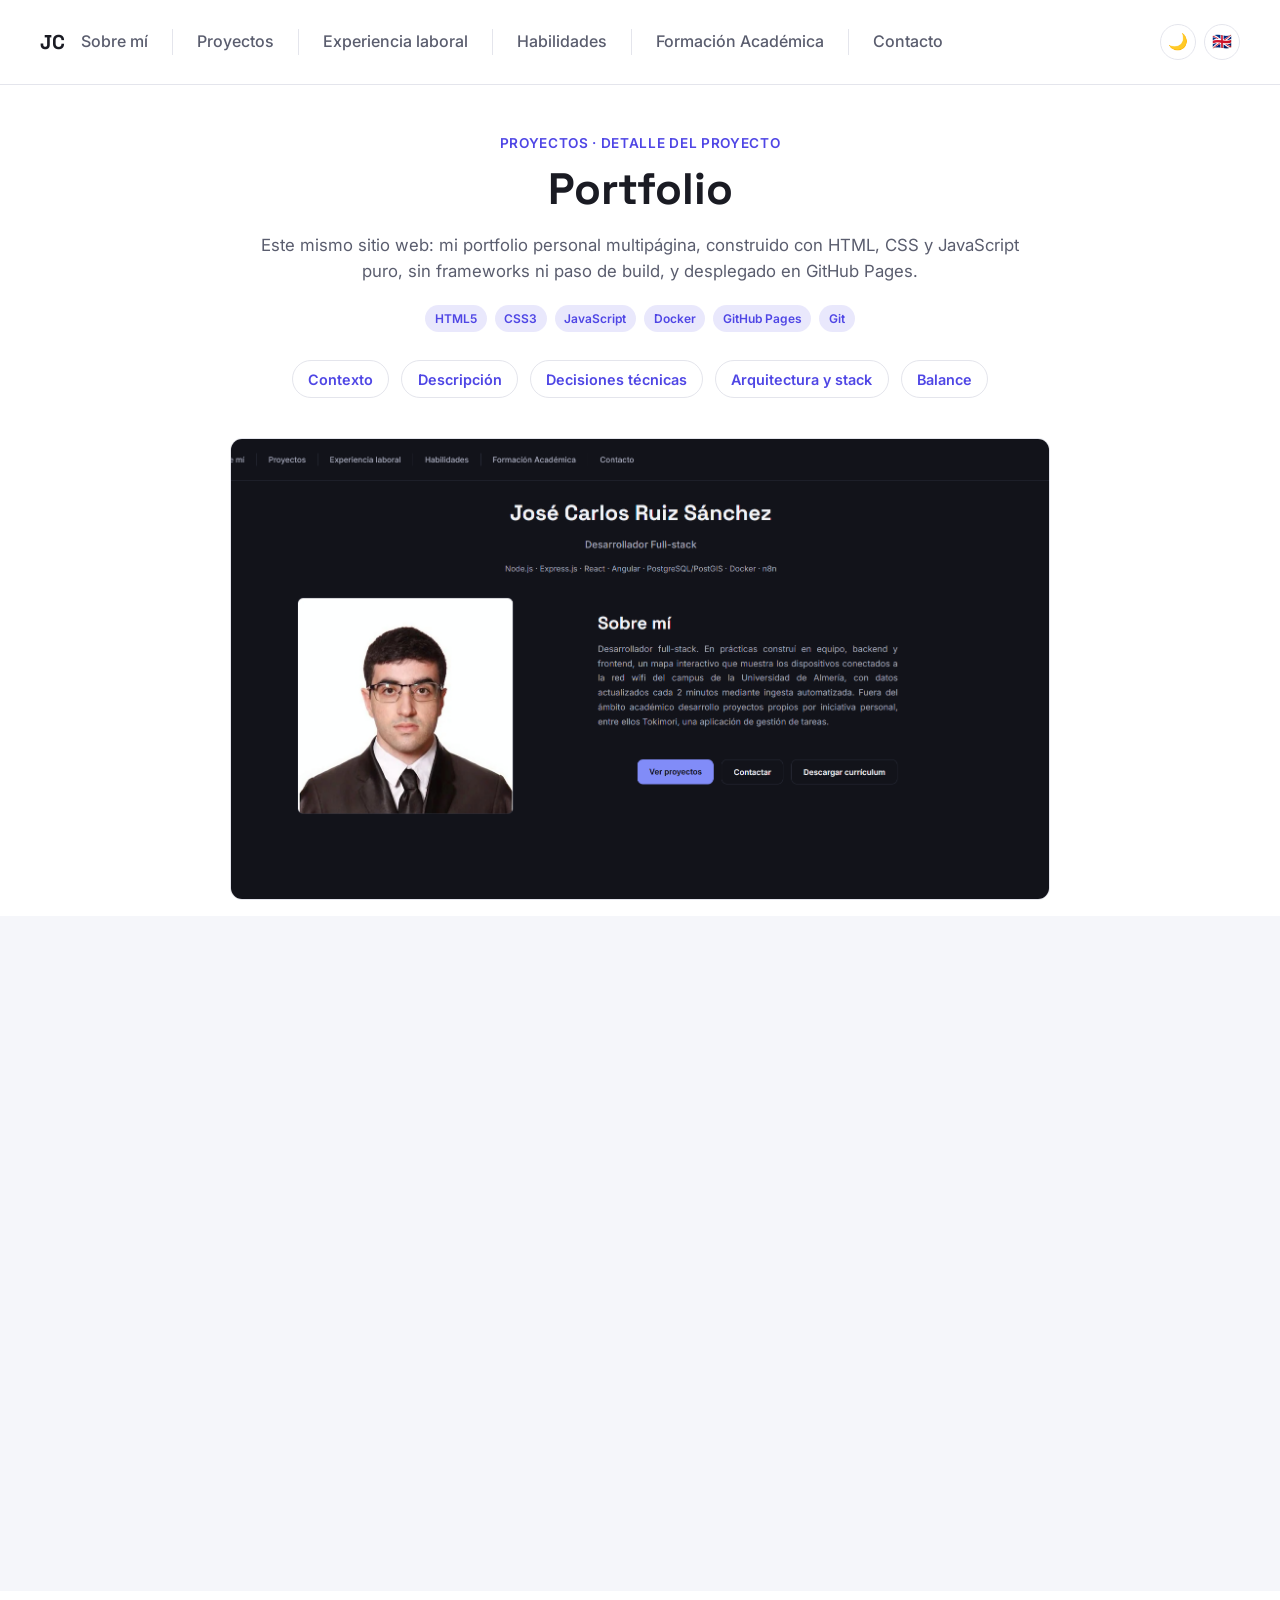
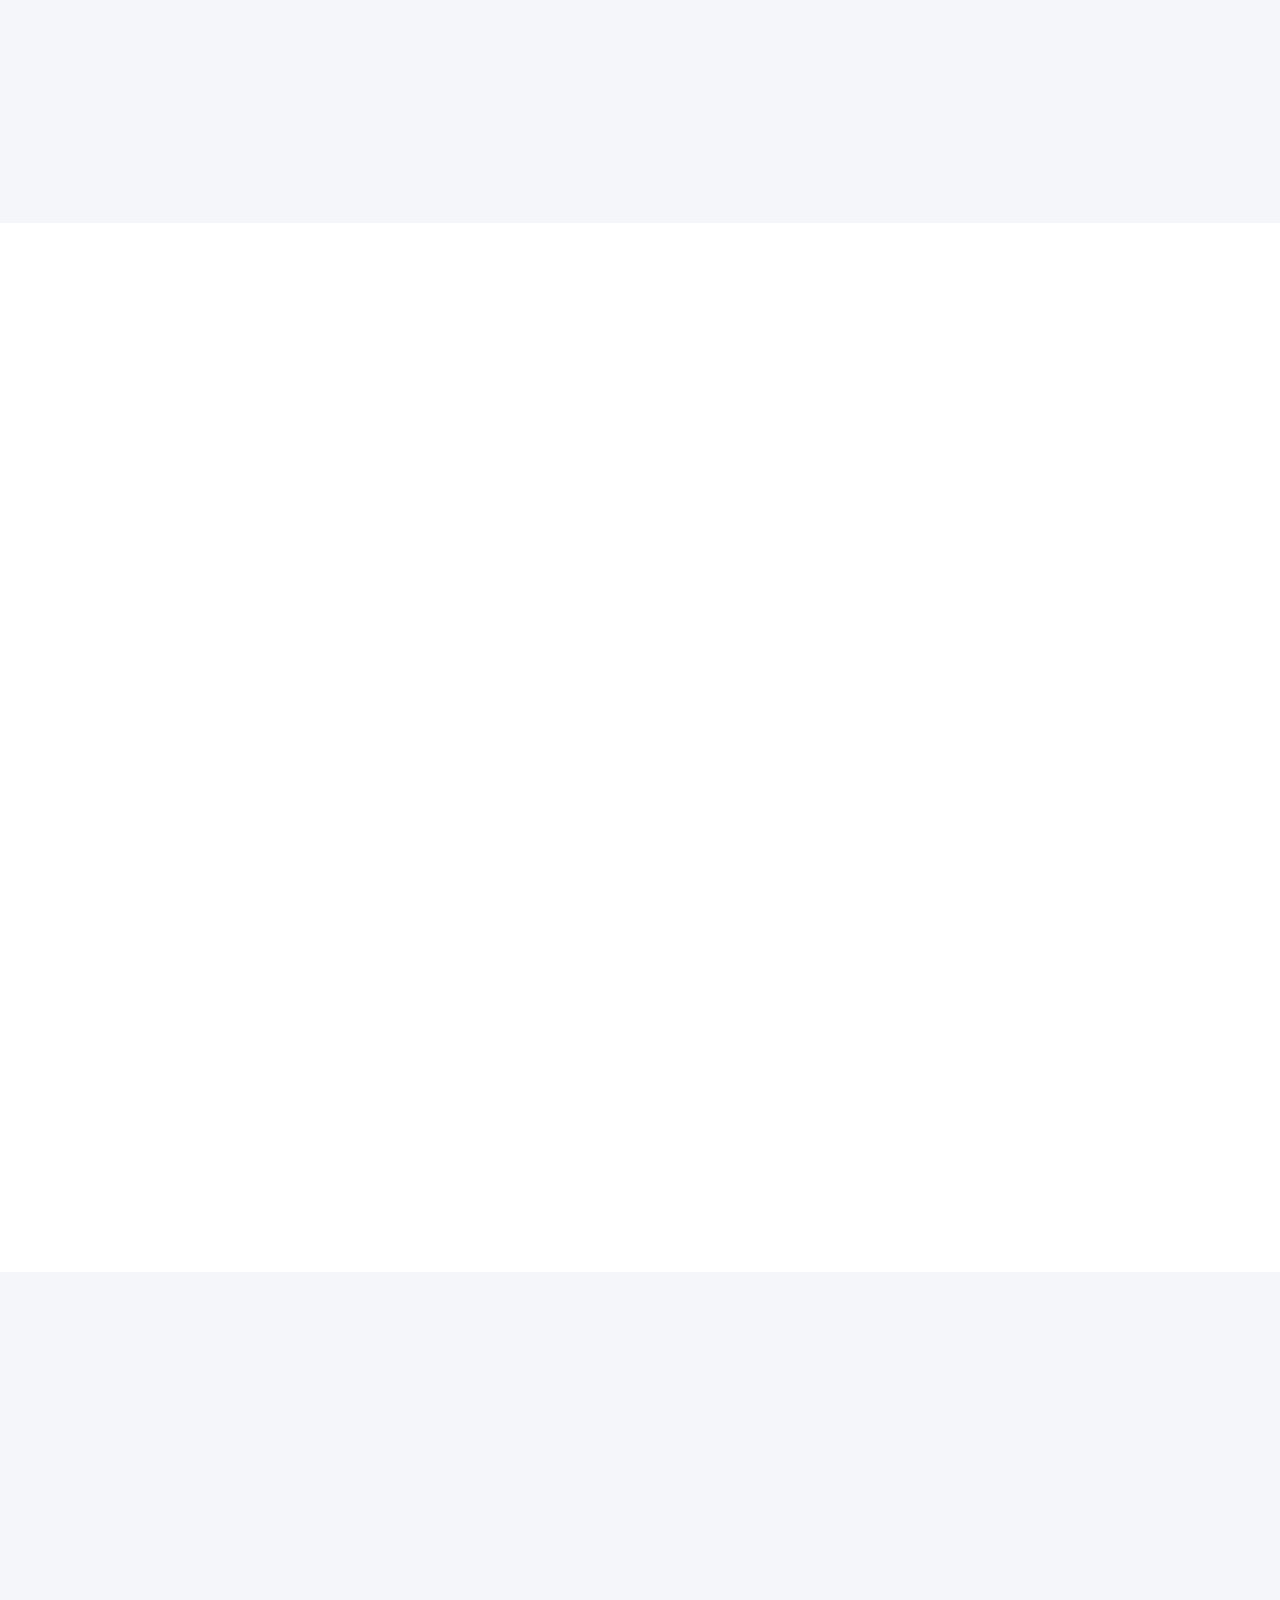
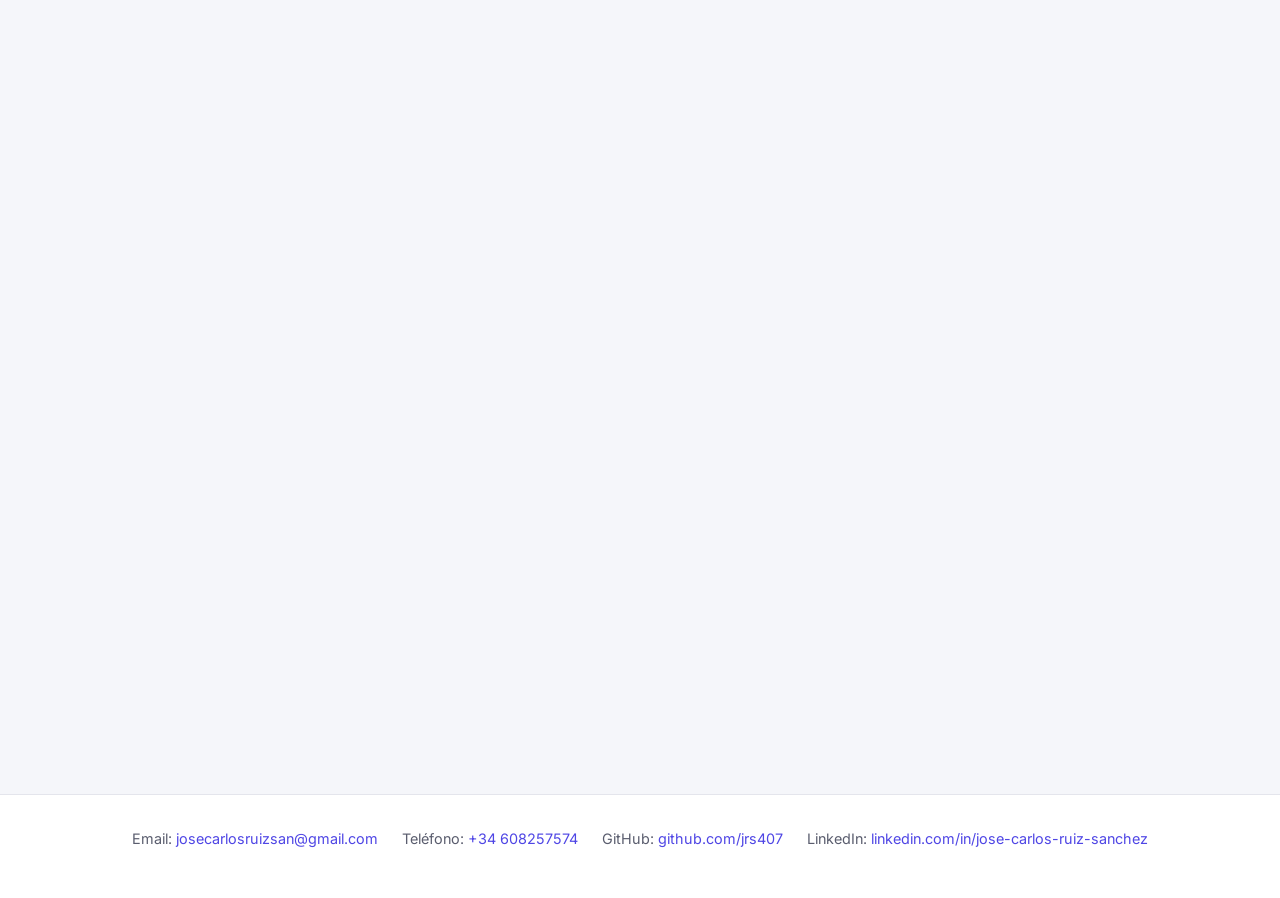
<file: portfolio.html>
<!DOCTYPE html>
<html lang="es" data-i18n-title="pf.title">
<head>
  <meta charset="UTF-8" />
  <meta name="viewport" content="width=device-width, initial-scale=1.0" />
  <title>Portfolio · José Carlos Ruiz Sánchez</title>
  <meta name="description" content="Detalle del proyecto Portfolio de José Carlos Ruiz Sánchez: este mismo sitio web, un portfolio personal multipágina construido con HTML, CSS y JavaScript puro, sin frameworks ni paso de build, y desplegado en GitHub Pages." />
  <meta name="author" content="José Carlos Ruiz Sánchez" />
  <meta name="keywords" content="Portfolio, sitio estático, HTML, CSS, JavaScript, i18n, tema oscuro, IntersectionObserver, accesibilidad, SEO, Docker, GitHub Pages, José Carlos Ruiz Sánchez" />
  <link rel="canonical" href="https://jrs407.github.io/web-personal/portfolio.html" />

  <meta property="og:type" content="website" />
  <meta property="og:title" content="Portfolio · José Carlos Ruiz Sánchez" />
  <meta property="og:description" content="Detalle del proyecto Portfolio: este mismo sitio web, un portfolio personal multipágina en HTML, CSS y JavaScript puro, sin frameworks ni paso de build, desplegado en GitHub Pages." />
  <meta property="og:url" content="https://jrs407.github.io/web-personal/portfolio.html" />
  <meta property="og:image" content="https://jrs407.github.io/web-personal/assets/img/Foto.jpg" />
  <meta property="og:locale" content="es_ES" />

  <meta name="twitter:card" content="summary_large_image" />
  <meta name="twitter:title" content="Portfolio · José Carlos Ruiz Sánchez" />
  <meta name="twitter:description" content="Detalle del proyecto Portfolio: este mismo sitio web, un portfolio personal multipágina en HTML, CSS y JavaScript puro, sin frameworks ni paso de build, desplegado en GitHub Pages." />
  <meta name="twitter:image" content="https://jrs407.github.io/web-personal/assets/img/Foto.jpg" />

  <link rel="icon" href="data:," />
  <link rel="preconnect" href="https://fonts.googleapis.com" />
  <link rel="preconnect" href="https://fonts.gstatic.com" crossorigin />
  <link href="https://fonts.googleapis.com/css2?family=Space+Grotesk:wght@500;700&family=Inter:wght@400;500;600&display=swap" rel="stylesheet" />
  <link rel="stylesheet" href="assets/css/style.css" />
  <link rel="stylesheet" href="assets/css/experiencia.css" />
</head>
<body>
  <a class="skip-link" href="#main" data-i18n="skip">Saltar al contenido</a>

  <header class="site-header">
    <nav class="nav container">
      <a href="index.html" class="logo">JC</a>

      <ul class="nav-links" id="navLinks">
        <li><a href="index.html" data-i18n="nav.about">Sobre mí</a></li>
        <li><a href="proyectos.html" data-i18n="nav.projects">Proyectos</a></li>
        <li><a href="experiencia.html" data-i18n="nav.experience">Experiencia laboral</a></li>
        <li><a href="habilidades.html" data-i18n="nav.skills">Habilidades</a></li>
        <li><a href="formacion.html" data-i18n="nav.education">Formación Académica</a></li>
        <li><a href="contacto.html" data-i18n="nav.contact">Contacto</a></li>
      </ul>

      <div class="nav-actions">
        <button class="theme-toggle" id="themeToggle" data-i18n-label="themeToggle" aria-label="Cambiar tema">🌙</button>
        <button class="language-toggle" id="languageToggle" aria-label="Cambiar idioma">🇬🇧</button>
      </div>

      <button class="nav-toggle" id="navToggle" data-i18n-label="navToggle" aria-label="Abrir menú" aria-expanded="false">
        <span></span><span></span><span></span>
      </button>
    </nav>
  </header>

  <main id="main">
    <section class="exp-hero">
      <div class="container">
        <p class="exp-eyebrow" data-i18n="pf.eyebrow">Proyectos · Detalle del proyecto</p>
        <h1 data-i18n="pf.h1">Portfolio</h1>
        <p class="exp-lead" data-i18n="pf.lead">
          Este mismo sitio web: mi portfolio personal multipágina, construido
          con HTML, CSS y JavaScript puro, sin frameworks ni paso de build, y
          desplegado en GitHub Pages.
        </p>
        <ul class="exp-tags exp-hero-tags">
          <li>HTML5</li>
          <li>CSS3</li>
          <li>JavaScript</li>
          <li>Docker</li>
          <li>GitHub Pages</li>
          <li>Git</li>
        </ul>
        <ul class="exp-detail-toc">
          <li><a href="#contexto" data-i18n="pf.toc.context">Contexto</a></li>
          <li><a href="#descripcion" data-i18n="pf.toc.description">Descripción</a></li>
          <li><a href="#decisiones" data-i18n="pf.toc.decisions">Decisiones técnicas</a></li>
          <li><a href="#arquitectura" data-i18n="pf.toc.architecture">Arquitectura y stack</a></li>
          <li><a href="#balance" data-i18n="pf.toc.balance">Balance</a></li>
        </ul>

        <figure class="exp-hero-media">
          <img src="assets/img/Proyecto/portfolio.png" data-i18n-alt="pf.hero.imgAlt" alt="Imagen del proyecto Portfolio" draggable="false" />
        </figure>
      </div>
    </section>

    <section class="section section-alt" id="contexto">
      <div class="container">
        <h2 class="section-title reveal-left" data-i18n="pf.context.title">Contexto del proyecto</h2>

        <dl class="exp-detail-meta reveal-left">
          <dt data-i18n="pf.context.type.dt">Tipo</dt>
          <dd data-i18n="pf.context.type.dd">Proyecto personal</dd>

          <dt data-i18n="pf.context.period.dt">Periodo</dt>
          <dd data-i18n="pf.context.period.dd">Septiembre 2026 – en curso</dd>

          <dt data-i18n="pf.context.status.dt">Estado</dt>
          <dd data-i18n="pf.context.status.dd">En desarrollo activo</dd>

          <dt data-i18n="pf.context.stack.dt">Stack principal</dt>
          <dd data-i18n="pf.context.stack.dd">HTML, CSS y JavaScript, sin frameworks ni paso de build</dd>

          <dt data-i18n="pf.context.code.dt">Código</dt>
          <dd><a href="https://github.com/jrs407/web-personal" target="_blank" rel="noopener" data-i18n="pf.context.code.dd">github.com/jrs407/web-personal</a></dd>

          <dt data-i18n="pf.context.web.dt">Web</dt>
          <dd><a href="https://jrs407.github.io/web-personal/" target="_blank" rel="noopener" data-i18n="pf.context.web.dd">jrs407.github.io/web-personal</a></dd>
        </dl>

        <div class="exp-detail-card reveal-left reveal-2">
          <h3 data-i18n="pf.context.origin.h3">Cómo surgió</h3>
          <p data-i18n="pf.context.origin.p">
            Surgió de querer un escaparate donde enseñar mis proyectos y lo que
            sé hacer. El currículum por sí solo se me quedaba corto y dejaba
            demasiadas lagunas; una web propia me permite mostrar con más
            detalle de lo que soy capaz de cara a un entrevistador. Decidí
            construirla desde cero, sin plantillas, porque el propio sitio es
            también una muestra de mis habilidades. Empecé a darle forma el 1
            de septiembre de 2026 y no tiene fecha de cierre: siempre habrá
            proyectos y trabajos nuevos que añadir.
          </p>
        </div>
      </div>
    </section>

    <section class="section" id="descripcion">
      <div class="container">
        <h2 class="section-title reveal-left" data-i18n="pf.desc.title">Descripción del proyecto</h2>

        <div class="exp-detail-card reveal-left">
          <h3 data-i18n="pf.desc.what.h3">Qué es</h3>
          <p data-i18n="pf.desc.what.p">
            Este mismo sitio web: un portfolio personal multipágina (Sobre mí,
            Proyectos, Experiencia, Habilidades, Formación y Contacto) construido
            con HTML, CSS y JavaScript puro, sin frameworks ni paso de build, y
            desplegado en GitHub Pages. Nace para dar contexto al currículum y
            enseñar con más detalle lo que sé hacer.
          </p>
        </div>

        <div class="exp-detail-card reveal-left reveal-2">
          <h3 data-i18n="pf.desc.includes.h3">Qué incluye</h3>
          <ul>
            <li data-i18n="pf.desc.includes.li1">Sitio de ocho páginas en HTML, CSS y JavaScript puro, sin frameworks ni bundler.</li>
            <li data-i18n="pf.desc.includes.li2">Bilingüe español/inglés con un diccionario i18n propio en JavaScript; el idioma y el tema elegidos se recuerdan entre visitas con localStorage.</li>
            <li data-i18n="pf.desc.includes.li3">Tema claro y oscuro que respeta la preferencia del sistema (prefers-color-scheme).</li>
            <li data-i18n="pf.desc.includes.li4">Componentes interactivos hechos a mano: carruseles con arrastre táctil, cronologías con buscador y ordenación, y menú responsive.</li>
            <li data-i18n="pf.desc.includes.li5">Animaciones de aparición al hacer scroll con IntersectionObserver.</li>
            <li data-i18n="pf.desc.includes.li6">Atención a la accesibilidad (enlace para saltar al contenido, roles ARIA, aria-expanded) y al SEO (meta description, Open Graph, Twitter Card, canonical) en cada página.</li>
            <li data-i18n="pf.desc.includes.li7">Entorno de desarrollo local con Docker y browser-sync con recarga automática.</li>
          </ul>
        </div>
      </div>
    </section>

    <section class="section section-alt" id="decisiones">
      <div class="container">
        <h2 class="section-title reveal-left" data-i18n="pf.decisions.title">Decisiones técnicas</h2>

        <div class="exp-detail-card reveal-left">
          <p data-i18n="pf.decisions.p">
            El punto de partida fue el destino: quería desplegar en GitHub Pages,
            que sirve solo ficheros estáticos. El despliegue es un push a
            main, sin acción de CI ni compilación. Esa restricción marcó el resto
            de decisiones, y en todas prioricé mantener el sitio ligero y sin
            dependencias.
          </p>
          <ul>
            <li data-i18n="pf.decisions.li1">HTML, CSS y JavaScript puro, sin framework ni empaquetador. Pages no ejecuta un paso de build, y un sitio estático consume menos memoria y recursos, así que es más difícil topar con los límites del servicio a medida que el sitio crece. A cambio, asumo que no hay componentes reutilizables y que el head, la cabecera y el pie se repiten en cada página.</li>
            <li data-i18n="pf.decisions.li2">Ocho páginas independientes en lugar de una SPA. Cada URL entrega HTML real en la primera petición, sin router ni renderizado en cliente, lo que favorece el SEO y el rastreo y hace que el contenido no dependa de JavaScript.</li>
            <li data-i18n="pf.decisions.li3">Sistema de traducción propio: un único objeto con los diccionarios español e inglés en script.js, claves declaradas en el marcado con data-i18n y una función que recorre los nodos y sustituye el texto. El idioma se guarda en localStorage y se aplica al cargar, antes de pintar. Así evito una librería, una petición de red por idioma y un paso de extracción de cadenas; el coste es mantener las traducciones a mano. La cabecera daba problemas al cambiar de idioma al principio; ya está resuelto.</li>
            <li data-i18n="pf.decisions.li4">Tema claro y oscuro mediante un atributo data-theme en la raíz y variables CSS. En la primera visita se respeta prefers-color-scheme y después manda la elección guardada en localStorage; se aplica antes de pintar para no provocar un parpadeo.</li>
            <li data-i18n="pf.decisions.li5">Carruseles, cronologías con buscador y menú responsive escritos a mano, sin dependencias: el carrusel usa transform sobre una pista con arrastre táctil y desactiva la transición mientras se arrastra; las cronologías ordenan por fecha y filtran sobre el texto y unas palabras clave; las apariciones al hacer scroll usan un único IntersectionObserver.</li>
            <li data-i18n="pf.decisions.li6">Para desarrollar en local, un contenedor con browser-sync que sirve la carpeta y recarga el navegador al guardar. Frente a una extensión del editor, cualquiera con Docker levanta el mismo servidor sin configurar nada, y es el mismo flujo con contenedores que uso en proyectos mayores. En Windows el contenedor no recibe eventos de archivo, así que se fuerza el sondeo. Este entorno no se despliega: Pages sirve los ficheros tal cual.</li>
          </ul>
        </div>
      </div>
    </section>

    <section class="section" id="arquitectura">
      <div class="container">
        <h2 class="section-title reveal-left" data-i18n="pf.arch.title">Arquitectura y stack</h2>

        <div class="exp-detail-tech reveal-left">
          <div>
            <h3 data-i18n="pf.arch.site.h3">Sitio</h3>
            <ul class="exp-tags">
              <li>HTML5</li>
              <li>CSS3</li>
              <li>JavaScript</li>
            </ul>
          </div>
          <div>
            <h3 data-i18n="pf.arch.tooling.h3">Tooling</h3>
            <ul class="exp-tags">
              <li>Docker</li>
              <li>browser-sync</li>
            </ul>
          </div>
          <div>
            <h3 data-i18n="pf.arch.deploy.h3">Despliegue</h3>
            <ul class="exp-tags">
              <li>GitHub Pages</li>
              <li>Git</li>
            </ul>
          </div>
        </div>

        <div class="exp-detail-card reveal-left">
          <p data-i18n="pf.arch.detail.p">
            No hay separación entre código fuente y compilado: la raíz del
            repositorio es lo que GitHub Pages publica, con un fichero .nojekyll
            para que sirva los archivos sin procesarlos. En la raíz están las ocho
            páginas HTML y todo lo demás cuelga de assets/, con el CSS y el
            JavaScript organizados en dos capas, una global y otra por página.
          </p>
          <ul>
            <li data-i18n="pf.arch.detail.li1">CSS en capas. style.css (unas 850 líneas) es lo común: reset, los tokens de diseño como variables CSS (tema claro y su variante [data-theme="dark"]), el contenedor de layout, la cabecera y el pie, los botones, el carrusel y las animaciones de aparición. Cada página añade después una hoja propia solo con sus componentes; experiencia.css la comparten experiencia.html y las páginas de detalle (ual-trace.html y esta), y proyectos.css son cuatro líneas.</li>
            <li data-i18n="pf.arch.detail.li2">JavaScript con la misma división. script.js (unas 1.000 líneas) lo carga cada página: comportamiento de la cabecera (menú responsive, cambio de tema y de idioma), el objeto TRANSLATIONS con los dos diccionarios, la función que traduce la página, el IntersectionObserver de las apariciones y el carrusel. Después cada página carga un script pequeño; experiencia.js y proyectos.js (unas 57 líneas cada uno) mueven la cronología con buscador y orden, y no hacen nada si su elemento no está en la página. Son scripts clásicos al final de &lt;body&gt;, sin módulos, en un ámbito global compartido.</li>
            <li data-i18n="pf.arch.detail.li3">El español es el texto de origen en el marcado y los atributos data-i18n (y sus variantes para title, alt, aria-label y placeholder) nombran la clave. Al cargar, script.js lee el idioma de localStorage, por defecto español, y sustituye el contenido de cada nodo marcado.</li>
            <li data-i18n="pf.arch.detail.li4">En assets/ están las imágenes en subcarpetas por página, con los iconos en su formato original (png, webp o svg) y un placeholder.svg compartido; las tipografías (Space Grotesk e Inter) vienen de Google Fonts con preconnect, y el PDF del currículum en assets/cv/ se enlaza desde la portada.</li>
            <li data-i18n="pf.arch.detail.li5">No hay package.json, dependencias ni compilación: los ficheros se escriben y se sirven tal cual. La única imagen Docker que existe es la del entorno de desarrollo local.</li>
          </ul>
        </div>
      </div>
    </section>

    <section class="section section-alt" id="balance">
      <div class="container">
        <h2 class="section-title reveal-left" data-i18n="pf.balance.title">Balance</h2>
        <p class="reveal-left" data-i18n="pf.balance.lead">
          Como proyecto personal construido de cero y sin plantillas, cumple el
          objetivo con el que empecé: sirve de escaparate técnico para las cosas
          que el currículum no muestra, y demuestra que puedo sacar adelante un
          proyecto completo sin depender de un framework. No es un proyecto
          grande ni complejo, pero está terminado, publicado y en mantenimiento.
        </p>

        <div class="exp-detail-card reveal-left">
          <h3 data-i18n="pf.balance.gains.h3">Qué me llevo</h3>
          <ul>
            <li data-i18n="pf.balance.gains.li1">Al no usar ningún framework, cada pieza (el carrusel, las cronologías, el cambio de tema, la traducción) la he tenido que entender y escribir yo, sin que una librería la resuelva por debajo. Eso me ha obligado a manejar el DOM, los eventos y las variables CSS directamente.</li>
            <li data-i18n="pf.balance.gains.li2">Montar el sistema de traducción a mano me ha enseñado los compromisos que normalmente esconde una librería de i18n: mantener dos diccionarios sincronizados, decidir cuándo se aplica la traducción para que no haya parpadeo de contenido sin traducir, y nombrar las claves de forma consistente entre páginas.</li>
            <li data-i18n="pf.balance.gains.li3">Usar Docker para el entorno de desarrollo local, aunque el sitio final no se despliega en contenedores, me ha servido para practicar el mismo flujo que uso en proyectos con más piezas.</li>
          </ul>
        </div>

        <div class="exp-detail-card reveal-left reveal-2">
          <h3 data-i18n="pf.balance.different.h3">Qué haría distinto</h3>
          <ul>
            <li data-i18n="pf.balance.different.li1">Al no tener paso de build, la cabecera, el pie y el &lt;head&gt; se repiten literalmente en las ocho páginas; cambiar algo en todas implica ir página por página. Si empezara de nuevo, valoraría un pequeño paso de compilación (o un script propio) solo para ensamblar esas partes comunes sin perder el despliegue estático.</li>
            <li data-i18n="pf.balance.different.li2">Las claves de traducción y los nombres de clases CSS por página han ido saliendo sobre la marcha, según construía cada página; con el sitio ya grande, se nota que no partían de una convención pensada desde el principio. La definiría antes de escribir la primera página.</li>
            <li data-i18n="pf.balance.different.li3">Todo lo he probado a mano, cambiando el idioma, el tema y el tamaño de ventana en el navegador. Con más páginas y componentes compartidos, un par de comprobaciones automáticas, aunque fueran simples, darían más confianza al tocar código común como script.js.</li>
          </ul>
        </div>

        <a class="exp-back-link reveal-left" href="proyectos.html" data-i18n="pf.balance.back">&#8249; Volver a Proyectos</a>
      </div>
    </section>
  </main>

  <footer class="site-footer">
    <div class="container">
      <ul class="footer-contact">
        <li data-i18n-html="footer.email">Email: <a href="mailto:josecarlosruizsan@gmail.com">josecarlosruizsan@gmail.com</a></li>
        <li data-i18n-html="footer.phone">Teléfono: <a href="tel:+34608257574">+34 608257574</a></li>
        <li>GitHub: <a href="https://github.com/jrs407">github.com/jrs407</a></li>
        <li>LinkedIn: <a href="https://www.linkedin.com/in/jose-carlos-ruiz-sanchez/">linkedin.com/in/jose-carlos-ruiz-sanchez</a></li>
      </ul>
    </div>
  </footer>

  <script src="assets/js/script.js"></script>
  <script src="assets/js/experiencia.js"></script>
</body>
</html>
</file>
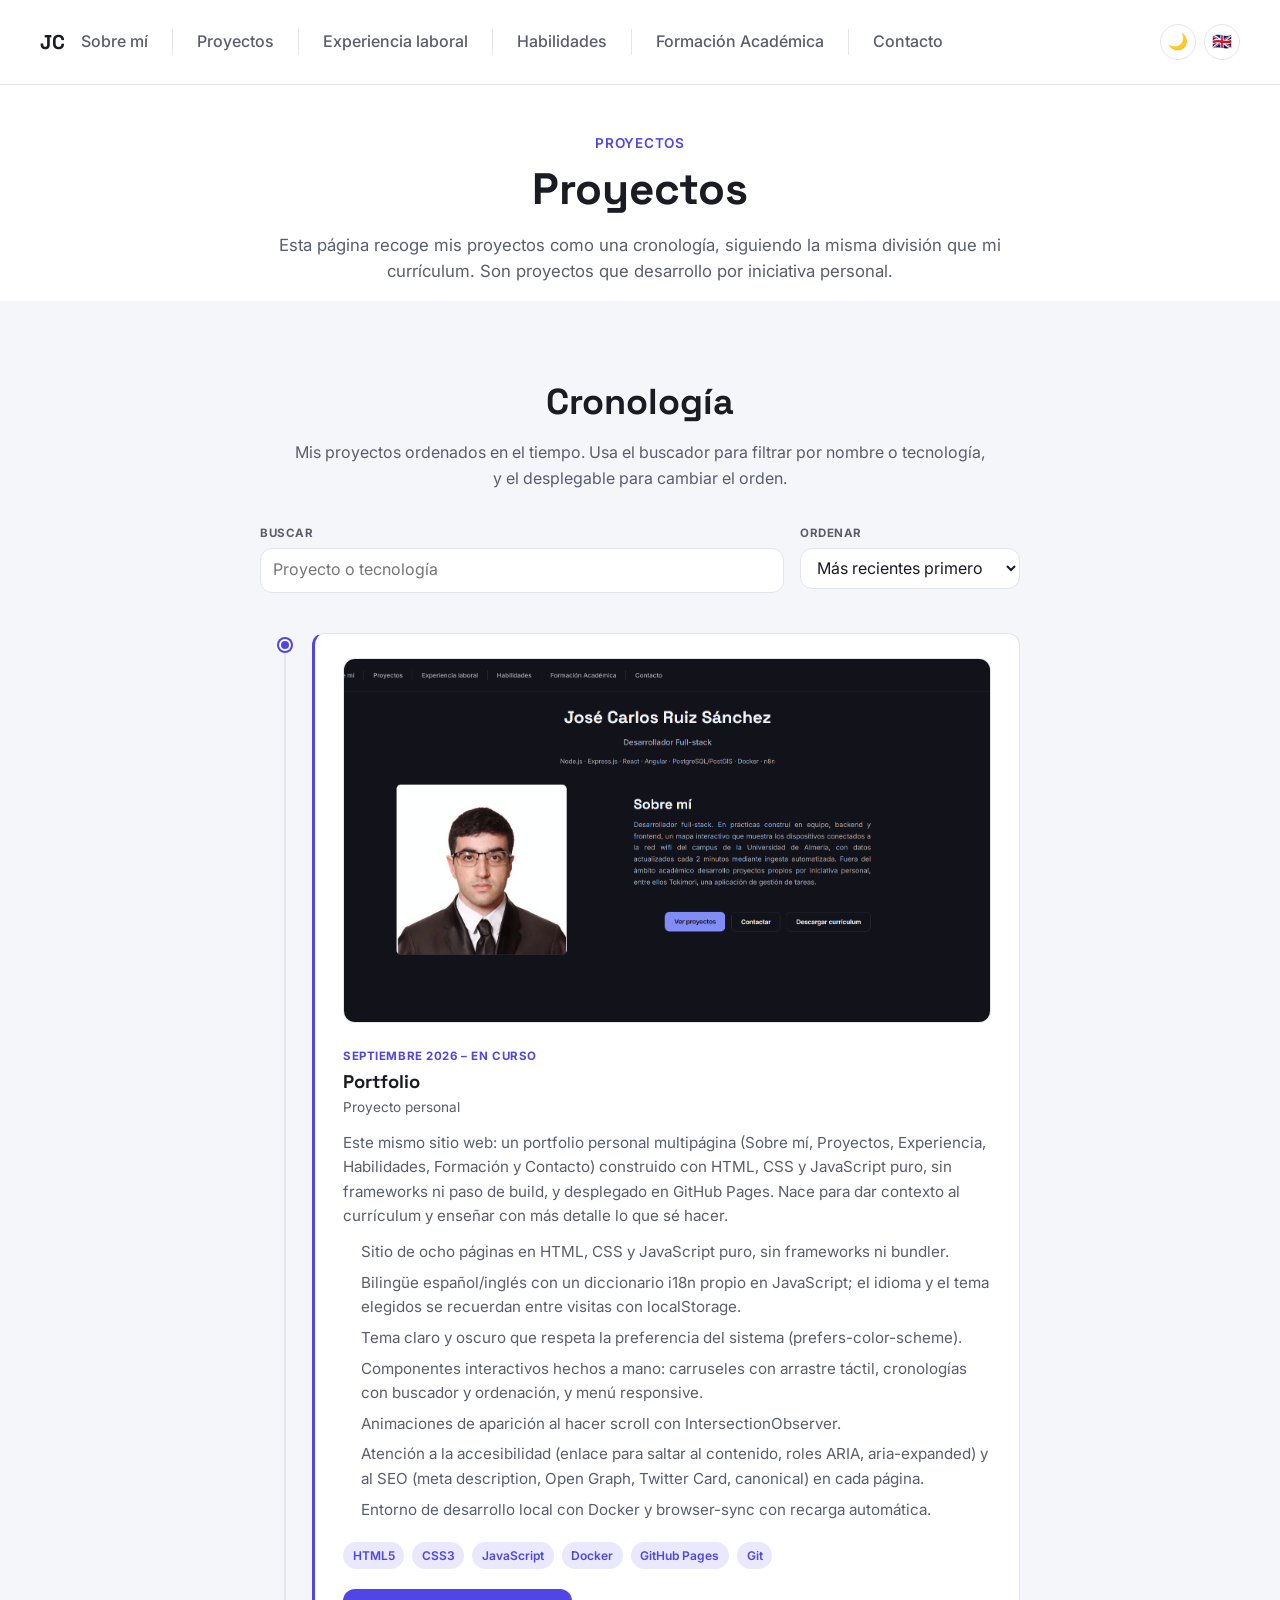
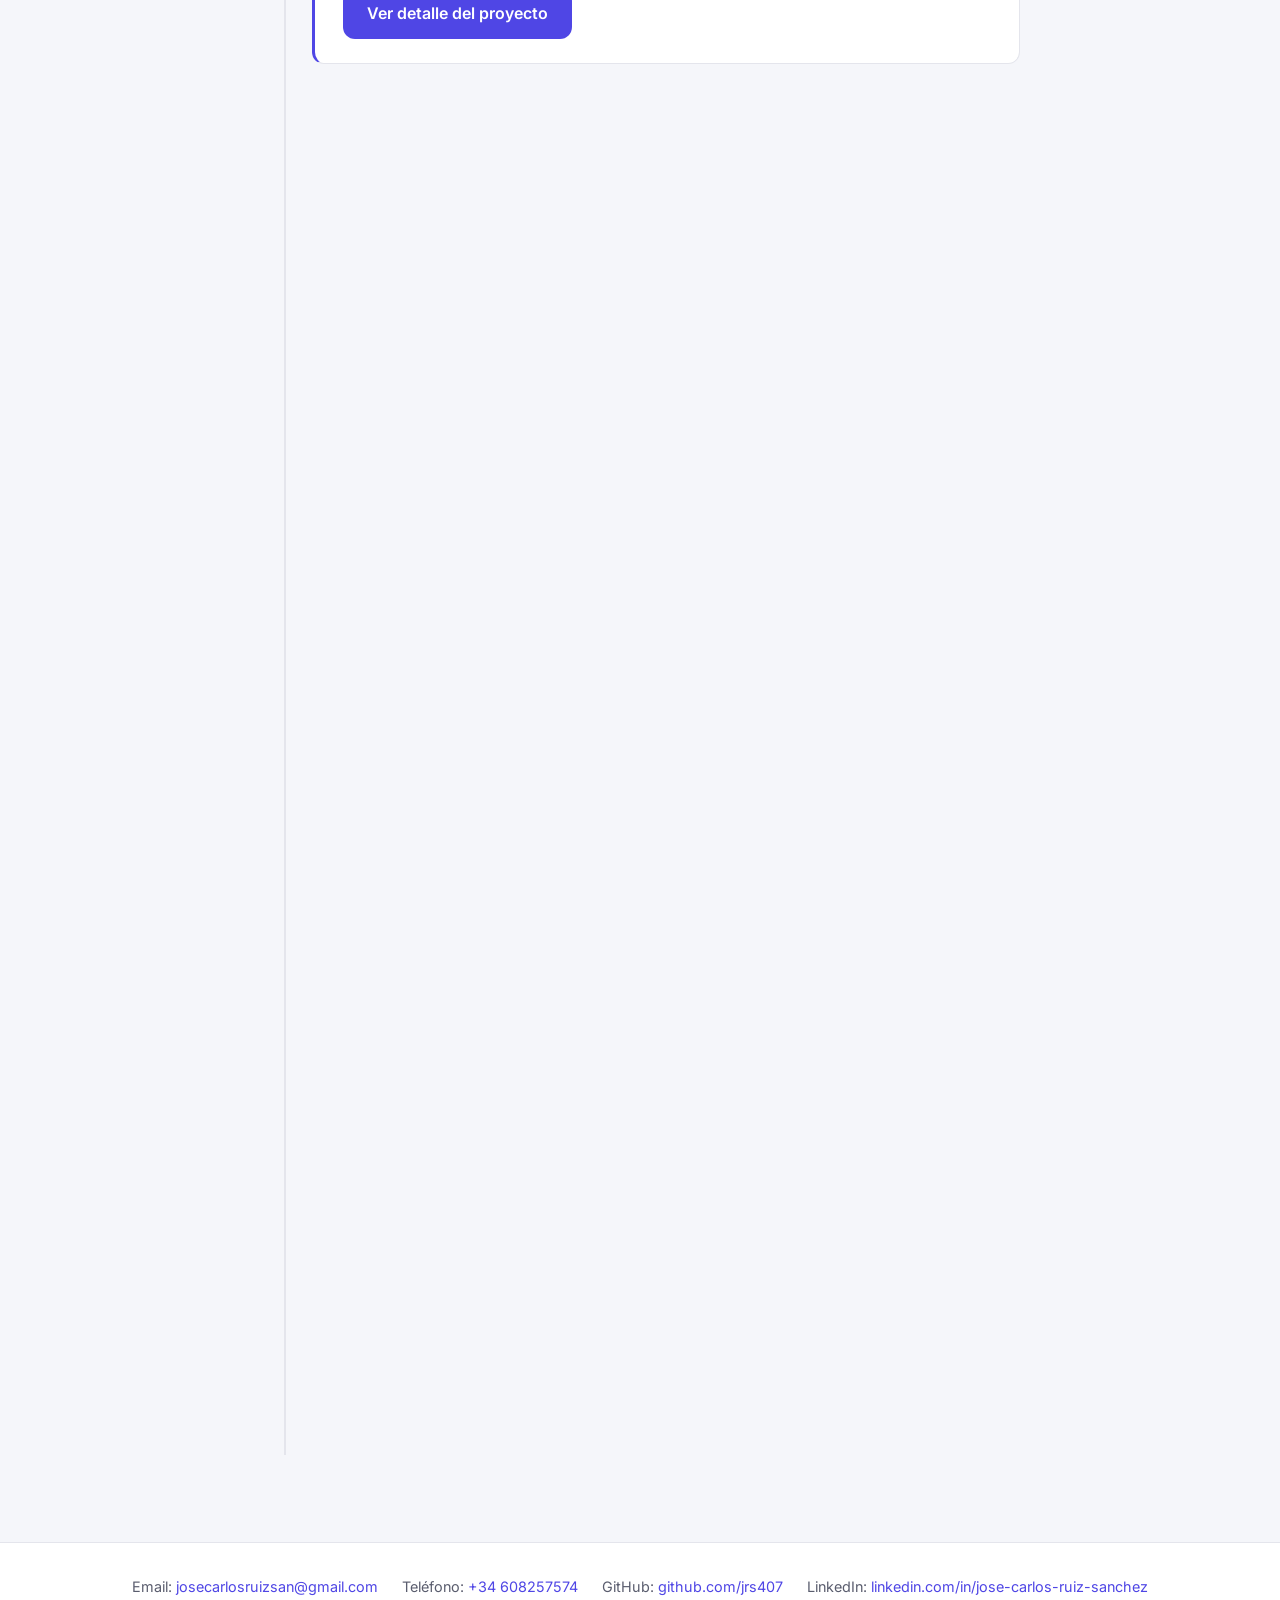
<file: proyectos.html>
<!DOCTYPE html>
<html lang="es" data-i18n-title="proy.title">
<head>
  <meta charset="UTF-8" />
  <meta name="viewport" content="width=device-width, initial-scale=1.0" />
  <title>Proyectos · José Carlos Ruiz Sánchez</title>
  <meta name="description" content="Proyectos de José Carlos Ruiz Sánchez: Tokimori (aplicación web full-stack con arquitectura de microservicios), un predictor de burnout con IA sobre Spark y Auscultify, Trabajo de Fin de Grado calificado con 9,4/10." />
  <meta name="author" content="José Carlos Ruiz Sánchez" />
  <meta name="keywords" content="proyectos, Tokimori, Auscultify, predictor de burnout, React, Node.js, Python, Spark, microservicios, Trabajo de Fin de Grado" />
  <link rel="canonical" href="https://jrs407.github.io/web-personal/proyectos.html" />

  <meta property="og:type" content="website" />
  <meta property="og:title" content="Proyectos · José Carlos Ruiz Sánchez" />
  <meta property="og:description" content="Tokimori, un predictor de burnout con IA sobre Spark y Auscultify (TFG, 9,4/10): proyectos de José Carlos Ruiz Sánchez." />
  <meta property="og:url" content="https://jrs407.github.io/web-personal/proyectos.html" />
  <meta property="og:image" content="https://jrs407.github.io/web-personal/assets/img/Foto.jpg" />
  <meta property="og:locale" content="es_ES" />

  <meta name="twitter:card" content="summary_large_image" />
  <meta name="twitter:title" content="Proyectos · José Carlos Ruiz Sánchez" />
  <meta name="twitter:description" content="Tokimori, un predictor de burnout con IA sobre Spark y Auscultify (TFG, 9,4/10): proyectos de José Carlos Ruiz Sánchez." />
  <meta name="twitter:image" content="https://jrs407.github.io/web-personal/assets/img/Foto.jpg" />

  <link rel="icon" href="data:," />
  <link rel="preconnect" href="https://fonts.googleapis.com" />
  <link rel="preconnect" href="https://fonts.gstatic.com" crossorigin />
  <link href="https://fonts.googleapis.com/css2?family=Space+Grotesk:wght@500;700&family=Inter:wght@400;500;600&display=swap" rel="stylesheet" />
  <link rel="stylesheet" href="assets/css/style.css" />
  <link rel="stylesheet" href="assets/css/experiencia.css" />
  <link rel="stylesheet" href="assets/css/proyectos.css" />
</head>
<body>
  <a class="skip-link" href="#main" data-i18n="skip">Saltar al contenido</a>

  <header class="site-header">
    <nav class="nav container">
      <a href="index.html" class="logo">JC</a>

      <ul class="nav-links" id="navLinks">
        <li><a href="index.html" data-i18n="nav.about">Sobre mí</a></li>
        <li><a href="proyectos.html" data-i18n="nav.projects">Proyectos</a></li>
        <li><a href="experiencia.html" data-i18n="nav.experience">Experiencia laboral</a></li>
        <li><a href="habilidades.html" data-i18n="nav.skills">Habilidades</a></li>
        <li><a href="formacion.html" data-i18n="nav.education">Formación Académica</a></li>
        <li><a href="contacto.html" data-i18n="nav.contact">Contacto</a></li>
      </ul>

      <div class="nav-actions">
        <button class="theme-toggle" id="themeToggle" data-i18n-label="themeToggle" aria-label="Cambiar tema">🌙</button>
        <button class="language-toggle" id="languageToggle" aria-label="Cambiar idioma">🇬🇧</button>
      </div>

      <button class="nav-toggle" id="navToggle" data-i18n-label="navToggle" aria-label="Abrir menú" aria-expanded="false">
        <span></span><span></span><span></span>
      </button>
    </nav>
  </header>

  <main id="main">
    <section class="exp-hero">
      <div class="container">
        <p class="exp-eyebrow" data-i18n="proy.eyebrow">Proyectos</p>
        <h1 data-i18n="proy.h1">Proyectos</h1>
        <p class="exp-lead" data-i18n="proy.lead">
          Esta página recoge mis proyectos como una cronología, siguiendo la
          misma división que mi currículum. Son proyectos que desarrollo por
          iniciativa personal.
        </p>
      </div>
    </section>

    <section class="section section-alt" id="cronologia">
      <div class="container">
        <h2 class="section-title reveal-left" data-i18n="proy.timeline.title">Cronología</h2>
        <p class="exp-section-desc reveal-left reveal-2" data-i18n="proy.timeline.desc">
          Mis proyectos ordenados en el tiempo. Usa el buscador para filtrar por
          nombre o tecnología, y el desplegable para cambiar el orden.
        </p>

        <div class="exp-toolbar reveal-left reveal-2">
          <div class="exp-field exp-field--search">
            <label for="projSearch" data-i18n="proy.search.label">Buscar</label>
            <input
              type="search"
              id="projSearch"
              autocomplete="off"
              placeholder="Proyecto o tecnología"
              data-i18n-placeholder="proy.search.placeholder"
            />
          </div>
          <div class="exp-field exp-field--sort">
            <label for="projSort" data-i18n="proy.sort.label">Ordenar</label>
            <select id="projSort">
              <option value="newest" data-i18n="proy.sort.newest">Más recientes primero</option>
              <option value="oldest" data-i18n="proy.sort.oldest">Más antiguos primero</option>
            </select>
          </div>
        </div>

        <ol class="exp-timeline" id="projTimeline">
          <li
            class="exp-entry reveal-left"
            id="portfolio"
            data-start="2026-09"
            data-end=""
            data-keywords="Portfolio web personal sitio estatico HTML CSS JavaScript i18n bilingue tema oscuro claro carrusel IntersectionObserver accesibilidad SEO Docker browser-sync GitHub Pages Git responsive"
          >
            <div class="exp-entry-marker" aria-hidden="true"></div>
            <div class="exp-entry-card">
              <a class="exp-entry-media" href="portfolio.html">
                <img src="assets/img/Proyecto/portfolio.png" data-i18n-alt="projects.img1" alt="Imagen del proyecto Portfolio" draggable="false" />
              </a>
              <div class="exp-entry-body">
                <p class="exp-period" data-i18n="proy.item1.period">Septiembre 2026 – en curso</p>
                <h3 data-i18n="proy.item1.h3">Portfolio</h3>
                <p class="exp-place" data-i18n="proy.item1.place">Proyecto personal</p>
                <p class="exp-summary" data-i18n="proy.item1.p">
                  Este mismo sitio web: un portfolio personal multipágina (Sobre
                  mí, Proyectos, Experiencia, Habilidades, Formación y Contacto)
                  construido con HTML, CSS y JavaScript puro, sin frameworks ni
                  paso de build, y desplegado en GitHub Pages. Nace para dar
                  contexto al currículum y enseñar con más detalle lo que sé hacer.
                </p>
                <ul class="exp-points">
                  <li data-i18n="proy.item1.b1">Sitio de ocho páginas en HTML, CSS y JavaScript puro, sin frameworks ni bundler.</li>
                  <li data-i18n="proy.item1.b2">Bilingüe español/inglés con un diccionario i18n propio en JavaScript; el idioma y el tema elegidos se recuerdan entre visitas con localStorage.</li>
                  <li data-i18n="proy.item1.b3">Tema claro y oscuro que respeta la preferencia del sistema (prefers-color-scheme).</li>
                  <li data-i18n="proy.item1.b4">Componentes interactivos hechos a mano: carruseles con arrastre táctil, cronologías con buscador y ordenación, y menú responsive.</li>
                  <li data-i18n="proy.item1.b5">Animaciones de aparición al hacer scroll con IntersectionObserver.</li>
                  <li data-i18n="proy.item1.b6">Atención a la accesibilidad (enlace para saltar al contenido, roles ARIA, aria-expanded) y al SEO (meta description, Open Graph, Twitter Card, canonical) en cada página.</li>
                  <li data-i18n="proy.item1.b7">Entorno de desarrollo local con Docker y browser-sync con recarga automática.</li>
                </ul>
                <ul class="exp-tags">
                  <li>HTML5</li>
                  <li>CSS3</li>
                  <li>JavaScript</li>
                  <li>Docker</li>
                  <li>GitHub Pages</li>
                  <li>Git</li>
                </ul>
                <a class="btn btn-primary exp-item-cta" href="portfolio.html" data-i18n="proy.item1.cta">Ver detalle del proyecto</a>
              </div>
            </div>
          </li>
          <li
            class="exp-entry reveal-left"
            id="tokimori"
            data-start="2026-02"
            data-end="2026-08"
            data-keywords="Tokimori React 19 TypeScript Vite React Router 7 Node.js Express 5 MySQL 8 JWT Docker Docker Compose Nginx Microservicios API Gateway REST API CSS Modules HTML5 Canvas API Vitest Jest i18n Imgur API full-stack"
          >
            <div class="exp-entry-marker" aria-hidden="true"></div>
            <div class="exp-entry-card">
              <div class="exp-entry-media">
                <img src="assets/img/Proyecto/tokimori.png" data-i18n-alt="projects.img2" alt="Imagen del proyecto Tokimori" draggable="false" />
              </div>
              <div class="exp-entry-body">
                <p class="exp-period" data-i18n="proy.item2.period">Febrero 2026 – Agosto 2026</p>
                <h3 data-i18n="proy.item2.h3">Tokimori</h3>
                <p class="exp-place" data-i18n="proy.item2.place">Proyecto personal · Full-stack · Arquitectura de microservicios</p>
                <p class="exp-summary" data-i18n="proy.item2.p">
                  Aplicación web full-stack para gestionar una colección personal
                  de elementos con seguimiento de tiempo, notas en Markdown,
                  checklists y un lienzo visual por elemento. Construida sobre una
                  arquitectura de 6 microservicios en Node.js/TypeScript tras un
                  API Gateway (nginx), con frontend en React 19 y despliegue
                  completo con Docker Compose.
                </p>
                <ul class="exp-points">
                  <li data-i18n="proy.item2.b1">Diseñé una arquitectura de 6 microservicios (auth, items, colección, notas, objetivos/canvas, sesiones) en Node.js + Express 5 + TypeScript, cada uno con su responsabilidad y base de datos MySQL compartida (8 tablas).</li>
                  <li data-i18n="proy.item2.b2">Implementé un API Gateway con nginx como único punto de entrada público; los servicios internos no son accesibles desde fuera de la red Docker, con enrutado por path al frontend y a cada servicio.</li>
                  <li data-i18n="proy.item2.b3">Autenticación con JWT (tokens de 7 días) sobre cookies secure, hashing con bcrypt, y endurecimiento con helmet, rate limiting y CORS configurable.</li>
                  <li data-i18n="proy.item2.b4">Desarrollé un canvas visual por elemento con la HTML5 Canvas API sin librerías: dibujo libre, formas, imágenes y texto, con arrastre, redimensionado y rotación, historial de deshacer/rehacer y control de capas (z-index).</li>
                  <li data-i18n="proy.item2.b5">Frontend en React 19 + Vite 7 + React Router 7 + TypeScript, con React Compiler, CSS Modules, sistema de i18n propio (es/en) e interfaz con tema claro/oscuro/automático y color de acento configurable.</li>
                  <li data-i18n="proy.item2.b6">Creé utilidades a medida: drag &amp; drop con animaciones FLIP (hook useFlipList), render de Markdown propio, temporizador flotante persistente entre páginas y notificaciones del navegador.</li>
                  <li data-i18n="proy.item2.b7">Panel de estadísticas globales (horas totales, racha de días, gráfico de 7 días), sistema de logros desbloqueables, panel de administración y cuenta demo.</li>
                  <li data-i18n="proy.item2.b8">Testing con Vitest + Testing Library (frontend) y Jest + Supertest (backend); contenerización completa con Docker Compose separando configuración de producción (frontend compilado servido por nginx) y override de desarrollo (Vite hot-reload).</li>
                </ul>
                <ul class="exp-tags">
                  <li>React 19</li>
                  <li>TypeScript</li>
                  <li>Vite</li>
                  <li>React Router</li>
                  <li>Node.js</li>
                  <li>Express</li>
                  <li>MySQL</li>
                  <li>JWT</li>
                  <li>Microservicios</li>
                  <li>API Gateway</li>
                  <li>Docker</li>
                  <li>Nginx</li>
                  <li>REST</li>
                  <li>CSS Modules</li>
                  <li>HTML5 Canvas</li>
                  <li>Vitest</li>
                  <li>Jest</li>
                </ul>
              </div>
            </div>
          </li>
        </ol>

        <p class="exp-empty" id="projEmpty" hidden data-i18n="proy.empty">
          No hay proyectos que coincidan con la búsqueda.
        </p>
      </div>
    </section>
  </main>

  <footer class="site-footer">
    <div class="container">
      <ul class="footer-contact">
        <li data-i18n-html="footer.email">Email: <a href="mailto:josecarlosruizsan@gmail.com">josecarlosruizsan@gmail.com</a></li>
        <li data-i18n-html="footer.phone">Teléfono: <a href="tel:+34608257574">+34 608257574</a></li>
        <li>GitHub: <a href="https://github.com/jrs407">github.com/jrs407</a></li>
        <li>LinkedIn: <a href="https://www.linkedin.com/in/jose-carlos-ruiz-sanchez/">linkedin.com/in/jose-carlos-ruiz-sanchez</a></li>
      </ul>
    </div>
  </footer>

  <script src="assets/js/script.js"></script>
  <script src="assets/js/proyectos.js"></script>
</body>
</html>
</file>
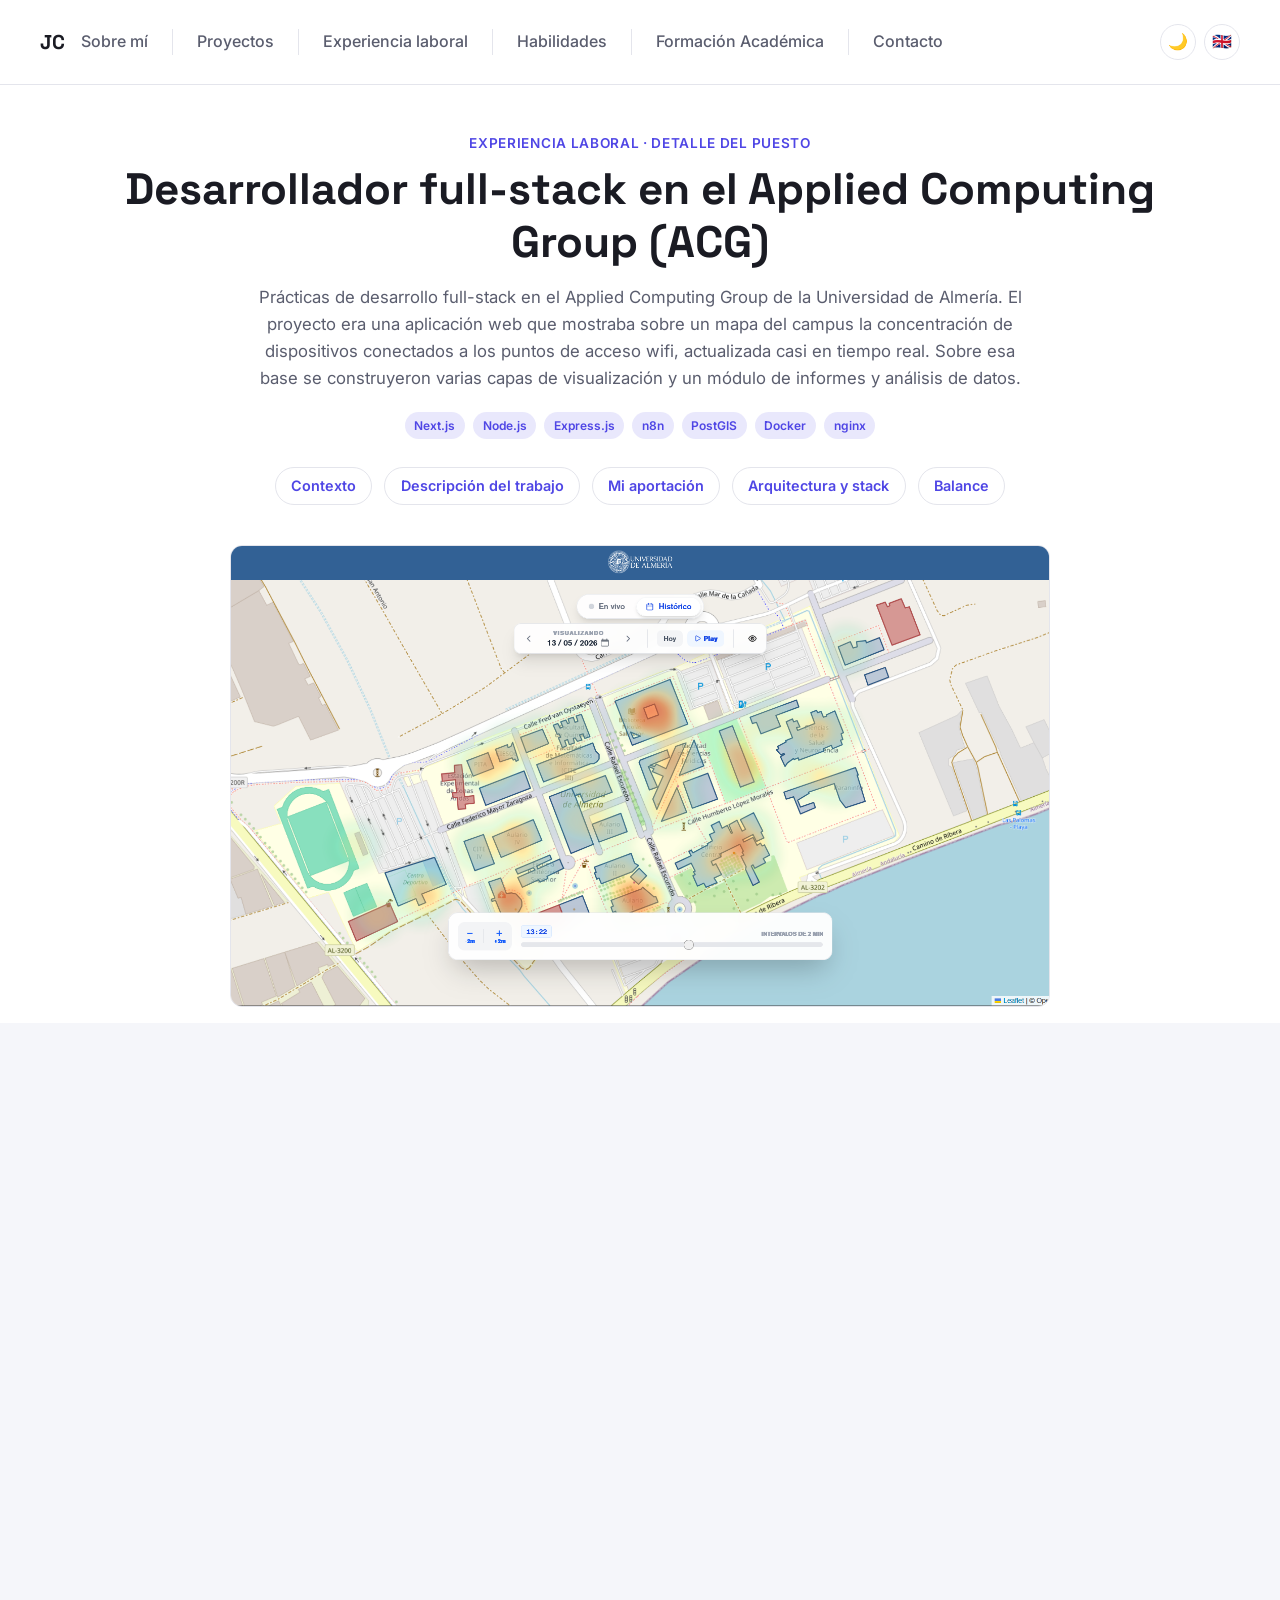
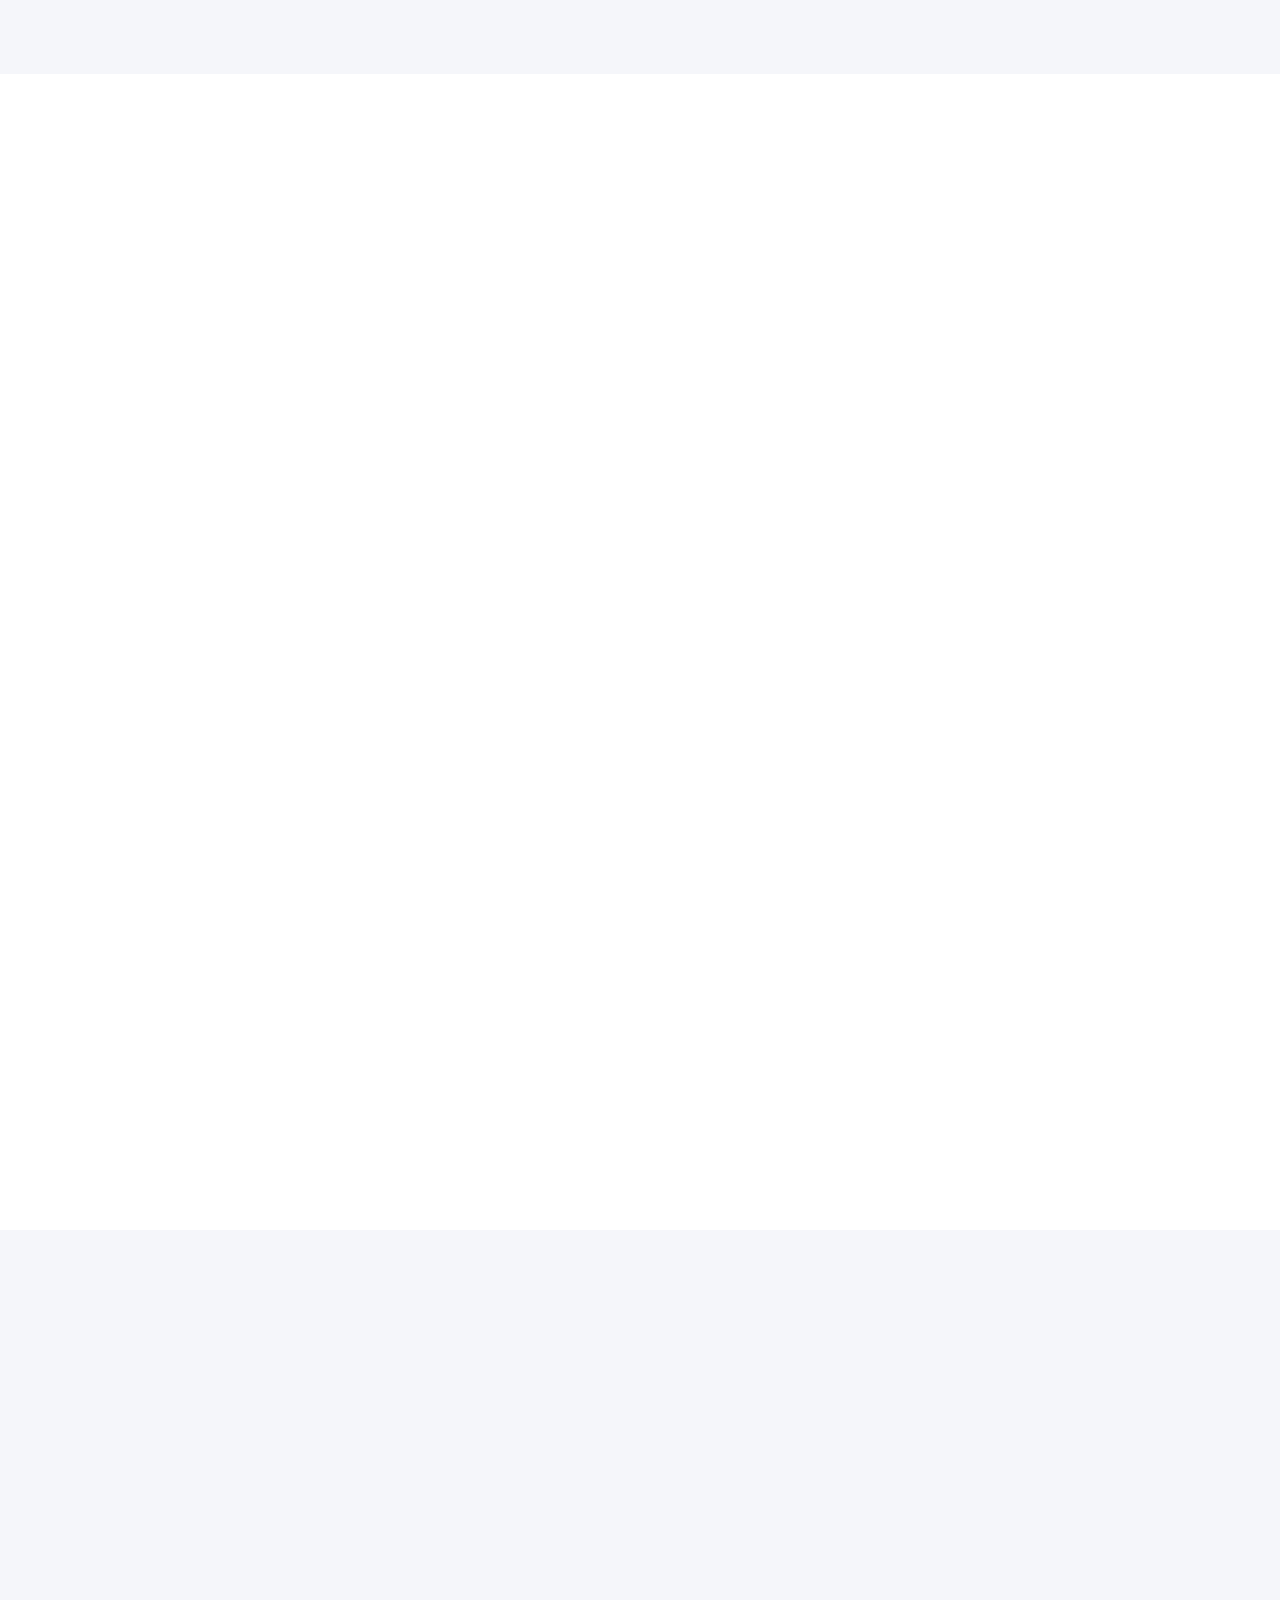
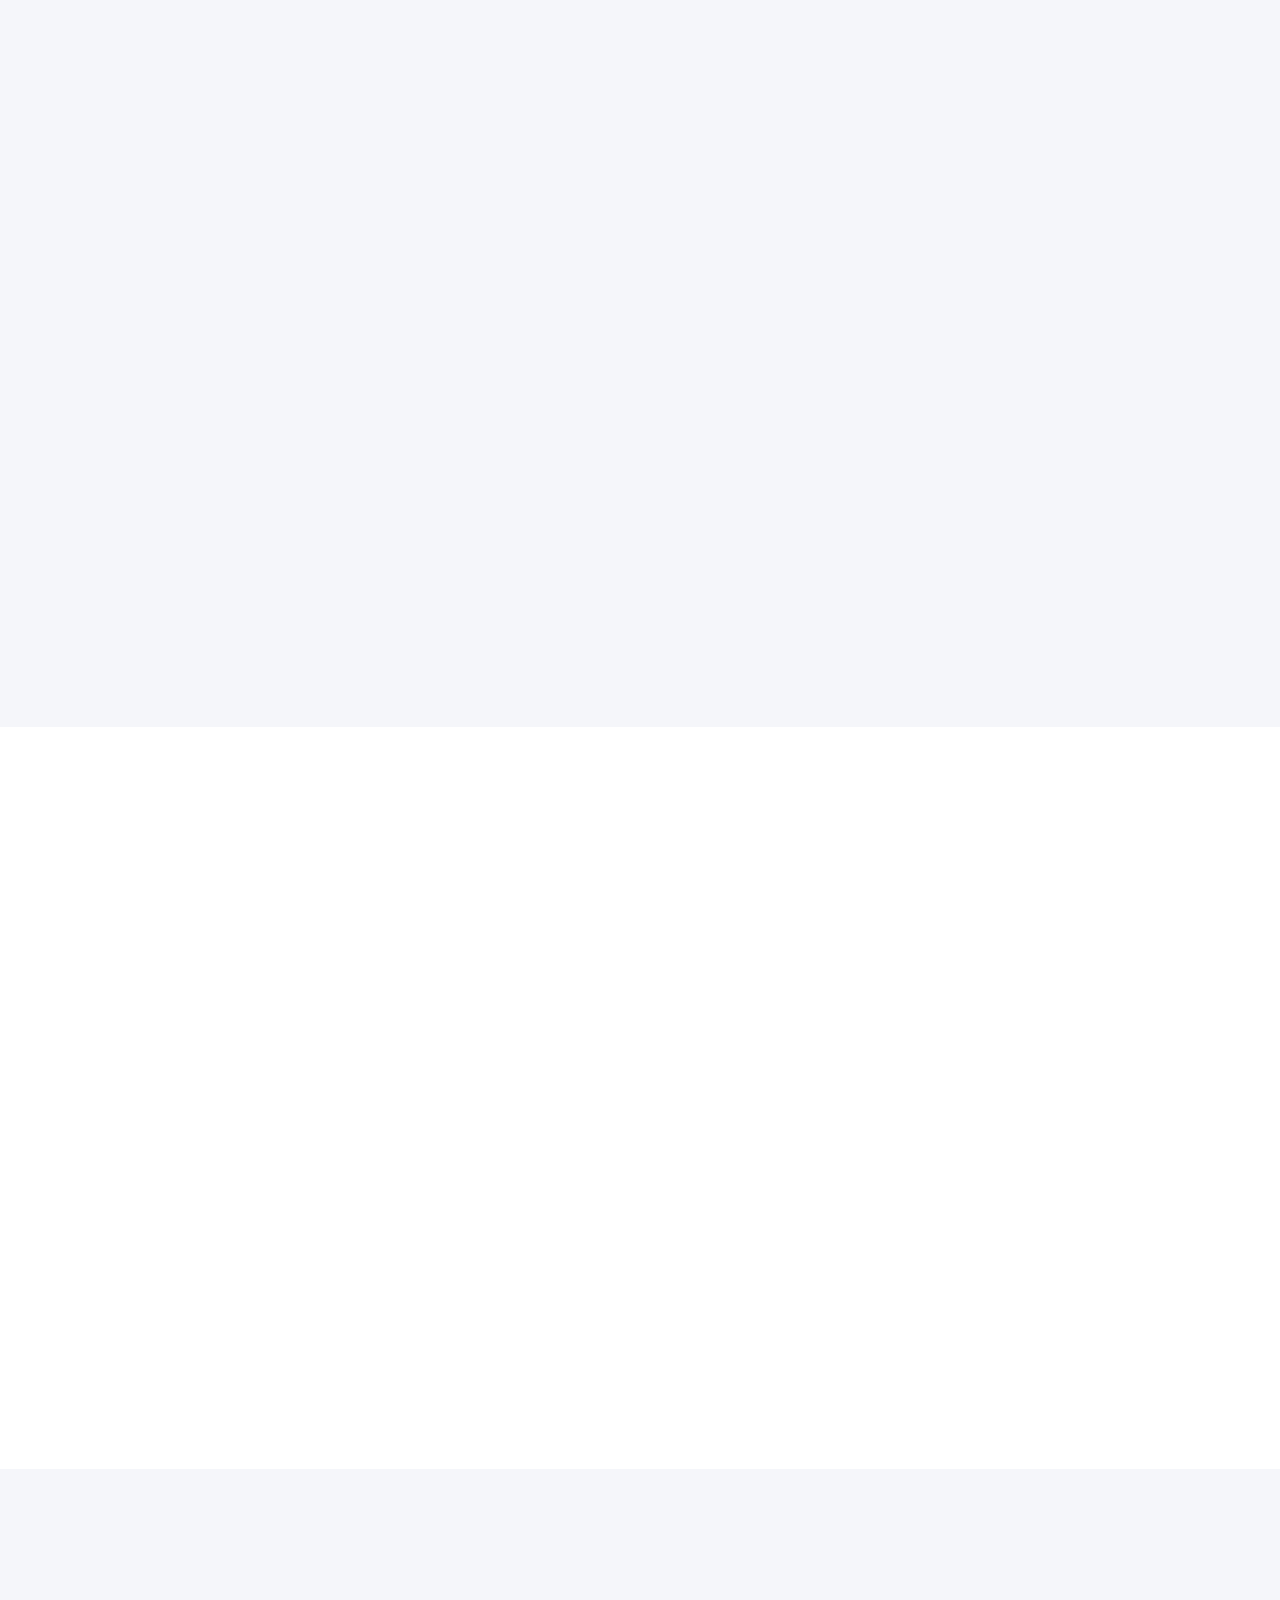
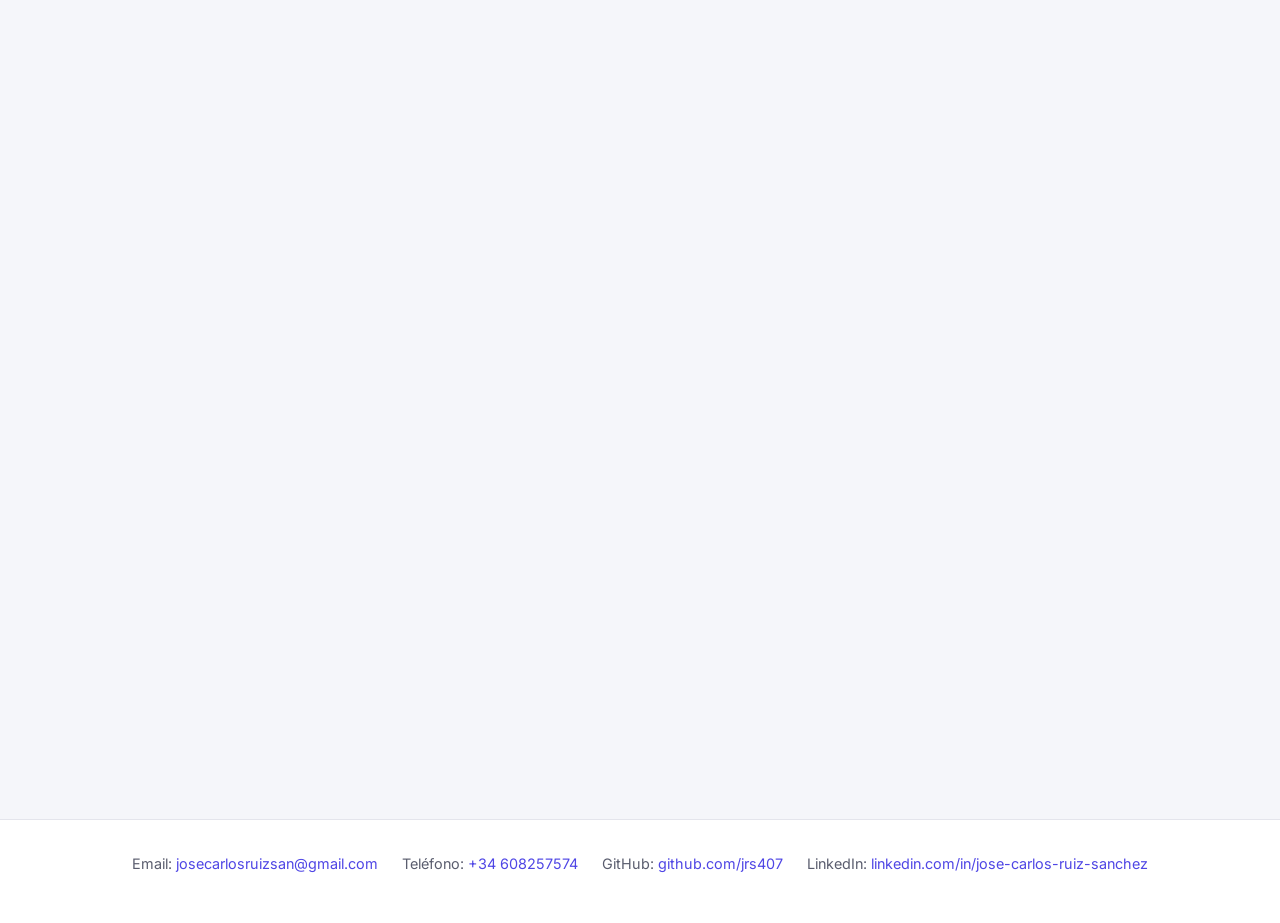
<file: ual-trace.html>
<!DOCTYPE html>
<html lang="es" data-i18n-title="uat.title">
<head>
  <meta charset="UTF-8" />
  <meta name="viewport" content="width=device-width, initial-scale=1.0" />
  <title>Desarrollador full-stack en el Applied Computing Group · José Carlos Ruiz Sánchez</title>
  <meta name="description" content="Detalle de mis prácticas como desarrollador full-stack en el Applied Computing Group (ACG) de la Universidad de Almería: una aplicación web que mostraba sobre un mapa del campus la concentración de dispositivos conectados a la red wifi, casi en tiempo real, con capas de visualización y un módulo de informes." />
  <meta name="author" content="José Carlos Ruiz Sánchez" />
  <link rel="canonical" href="https://jrs407.github.io/web-personal/ual-trace.html" />

  <meta property="og:type" content="website" />
  <meta property="og:title" content="Desarrollador full-stack en el Applied Computing Group · José Carlos Ruiz Sánchez" />
  <meta property="og:description" content="Desarrollador full-stack en el Applied Computing Group (ACG) de la Universidad de Almería: app web que mostraba sobre un mapa del campus la concentración de dispositivos conectados a la red wifi, casi en tiempo real." />
  <meta property="og:url" content="https://jrs407.github.io/web-personal/ual-trace.html" />
  <meta property="og:image" content="https://jrs407.github.io/web-personal/assets/img/Foto.jpg" />
  <meta property="og:locale" content="es_ES" />

  <meta name="twitter:card" content="summary_large_image" />
  <meta name="twitter:title" content="Desarrollador full-stack en el Applied Computing Group · José Carlos Ruiz Sánchez" />
  <meta name="twitter:description" content="Desarrollador full-stack en el Applied Computing Group (ACG) de la Universidad de Almería: app web que mostraba sobre un mapa del campus la concentración de dispositivos conectados a la red wifi, casi en tiempo real." />
  <meta name="twitter:image" content="https://jrs407.github.io/web-personal/assets/img/Foto.jpg" />

  <link rel="icon" href="data:," />
  <link rel="preconnect" href="https://fonts.googleapis.com" />
  <link rel="preconnect" href="https://fonts.gstatic.com" crossorigin />
  <link href="https://fonts.googleapis.com/css2?family=Space+Grotesk:wght@500;700&family=Inter:wght@400;500;600&display=swap" rel="stylesheet" />
  <link rel="stylesheet" href="assets/css/style.css" />
  <link rel="stylesheet" href="assets/css/experiencia.css" />
</head>
<body>
  <a class="skip-link" href="#main" data-i18n="skip">Saltar al contenido</a>

  <header class="site-header">
    <nav class="nav container">
      <a href="index.html" class="logo">JC</a>

      <ul class="nav-links" id="navLinks">
        <li><a href="index.html" data-i18n="nav.about">Sobre mí</a></li>
        <li><a href="proyectos.html" data-i18n="nav.projects">Proyectos</a></li>
        <li><a href="experiencia.html" data-i18n="nav.experience">Experiencia laboral</a></li>
        <li><a href="habilidades.html" data-i18n="nav.skills">Habilidades</a></li>
        <li><a href="formacion.html" data-i18n="nav.education">Formación Académica</a></li>
        <li><a href="contacto.html" data-i18n="nav.contact">Contacto</a></li>
      </ul>

      <div class="nav-actions">
        <button class="theme-toggle" id="themeToggle" data-i18n-label="themeToggle" aria-label="Cambiar tema">🌙</button>
        <button class="language-toggle" id="languageToggle" aria-label="Cambiar idioma">🇬🇧</button>
      </div>

      <button class="nav-toggle" id="navToggle" data-i18n-label="navToggle" aria-label="Abrir menú" aria-expanded="false">
        <span></span><span></span><span></span>
      </button>
    </nav>
  </header>

  <main id="main">
    <section class="exp-hero">
      <div class="container">
        <p class="exp-eyebrow" data-i18n="uat.eyebrow">Experiencia laboral · Detalle del puesto</p>
        <h1 data-i18n="uat.h1">Desarrollador full-stack en el Applied Computing Group (ACG)</h1>
        <p class="exp-lead" data-i18n="uat.lead">
          Prácticas de desarrollo full-stack en el Applied Computing Group de
          la Universidad de Almería. El proyecto era una aplicación web que
          mostraba sobre un mapa del campus la concentración de dispositivos
          conectados a los puntos de acceso wifi, actualizada casi en tiempo
          real. Sobre esa base se construyeron varias capas de visualización y
          un módulo de informes y análisis de datos.
        </p>
        <ul class="exp-tags exp-hero-tags">
          <li>Next.js</li>
          <li>Node.js</li>
          <li>Express.js</li>
          <li>n8n</li>
          <li>PostGIS</li>
          <li>Docker</li>
          <li>nginx</li>
        </ul>
        <ul class="exp-detail-toc">
          <li><a href="#contexto" data-i18n="uat.toc.context">Contexto</a></li>
          <li><a href="#descripcion" data-i18n="uat.toc.description">Descripción del trabajo</a></li>
          <li><a href="#aportacion" data-i18n="uat.toc.contribution">Mi aportación</a></li>
          <li><a href="#arquitectura" data-i18n="uat.toc.architecture">Arquitectura y stack</a></li>
          <li><a href="#balance" data-i18n="uat.toc.balance">Balance</a></li>
        </ul>

        <figure class="exp-hero-media">
          <img src="assets/img/Experiencia/ual-trace.png" data-i18n-alt="uat.hero.imgAlt" alt="Imagen del proyecto desarrollado en el Applied Computing Group (ACG)" draggable="false" />
        </figure>
      </div>
    </section>

    <section class="section section-alt" id="contexto">
      <div class="container">
        <h2 class="section-title reveal-left" data-i18n="uat.context.title">Contexto del puesto</h2>

        <dl class="exp-detail-meta reveal-left">
          <dt data-i18n="uat.context.org.dt">Organización</dt>
          <dd data-i18n="uat.context.org.dd">Applied Computing Group (ACG) · Universidad de Almería</dd>

          <dt data-i18n="uat.context.role.dt">Rol</dt>
          <dd data-i18n="uat.context.role.dd">Desarrollador full-stack</dd>

          <dt data-i18n="uat.context.period.dt">Periodo</dt>
          <dd data-i18n="uat.context.period.dd">Febrero – Agosto de 2026 (unos 6 meses)</dd>

          <dt data-i18n="uat.context.hours.dt">Dedicación</dt>
          <dd data-i18n="uat.context.hours.dd">5 horas diarias, de lunes a viernes (25 h/semana)</dd>

          <dt data-i18n="uat.context.mode.dt">Modalidad</dt>
          <dd data-i18n="uat.context.mode.dd">Presencial hasta comienzos de junio y en remoto el resto del periodo; algo más de la primera mitad del tiempo fue presencial</dd>

          <dt data-i18n="uat.context.link.dt">Tipo de vínculo</dt>
          <dd data-i18n="uat.context.link.dd">Prácticas de empresa extracurriculares, fuera del horario lectivo, formalizadas a través de la Universidad de Almería</dd>
        </dl>

        <div class="exp-detail-card reveal-left reveal-2">
          <h3 data-i18n="uat.context.origin.h3">Cómo surgió</h3>
          <p data-i18n="uat.context.origin.p">
            Surgió de una conversación informal con un profesor del propio
            grupo (ACG): al terminar una clase me planteó la idea de sacar
            adelante un proyecto. Me interesó la propuesta, la fuimos
            concretando y terminó formalizándose como prácticas de empresa
            extracurriculares.
          </p>
        </div>
      </div>
    </section>

    <section class="section" id="descripcion">
      <div class="container">
        <h2 class="section-title reveal-left" data-i18n="uat.desc.title">Descripción del trabajo</h2>

        <div class="exp-detail-card reveal-left">
          <h3 data-i18n="uat.desc.idea.h3">La idea de partida</h3>
          <p data-i18n="uat.desc.idea.p">
            El objetivo era una aplicación web que mostrara sobre un mapa del
            campus la posición de los dispositivos conectados a los puntos de
            acceso wifi de la universidad. Sobre el mapa se pintaba una malla
            de hexágonos coloreada según la concentración de dispositivos: rojo
            donde había más aglomeración y amarillo donde había menos. Los
            datos se refrescaban casi en tiempo real, con una latencia de unos
            2 minutos, que era el ritmo de actualización de la fuente.
          </p>
        </div>

        <div class="exp-detail-card reveal-left reveal-2">
          <h3 data-i18n="uat.desc.purpose.h3">Para qué servía</h3>
          <p data-i18n="uat.desc.purpose.p">
            Esa información abría bastantes posibilidades de análisis: saber qué
            edificios concentraban más gente en cada momento, cuántos
            dispositivos había conectados a cada punto de acceso o intentar
            inferir patrones de comportamiento a partir de cómo se movía la
            gente por el campus.
          </p>
        </div>

        <div class="exp-detail-card reveal-left reveal-3">
          <h3 data-i18n="uat.desc.built.h3">Qué se construyó</h3>
          <p data-i18n="uat.desc.built.p1">
            Partiendo de la aplicación original con la malla de hexágonos, se
            fueron añadiendo distintas capas de visualización sobre el mismo
            mapa:
          </p>
          <ul>
            <li data-i18n="uat.desc.built.li1">Un mapa de calor continuo como alternativa a los hexágonos.</li>
            <li data-i18n="uat.desc.built.li2">
              Una capa que oscurecía los edificios cuanto mayor era su
              ocupación.
            </li>
            <li data-i18n="uat.desc.built.li3">
              Una capa de rutas entre edificios, que dibujaba el flujo de
              personas de un edificio a otro cuando se detectaba un
              desplazamiento significativo en un intervalo de 2 minutos (por
              ejemplo, unas 100 personas moviéndose entre dos edificios).
            </li>
            <li data-i18n="uat.desc.built.li4">
              Un detalle por edificio: al entrar en uno concreto se veían sus
              plantas, cuánta gente había en cada una y en qué zona.
            </li>
            <li data-i18n-html="uat.desc.built.li5">
              Un modo histórico: se elegía fecha y hora y se veía ese instante
              exacto, con un botón de <em>play</em> que reproducía la evolución
              en el tiempo. Funcionaba con todas las capas.
            </li>
          </ul>
          <p data-i18n="uat.desc.built.p2">
            Además se desarrolló un módulo de informes, con un apartado de
            gráficas y datos de interés e inferencia a partir de la información
            que ya se estaba recogiendo.
          </p>
          <p data-i18n="uat.desc.built.p3">
            Por debajo, la ingesta de datos se automatizó con n8n y la base de
            datos (PostGIS) se diseñó específicamente para este caso de uso.
          </p>
        </div>
      </div>
    </section>

    <section class="section section-alt" id="aportacion">
      <div class="container">
        <h2 class="section-title reveal-left" data-i18n="uat.contrib.title">Mi aportación</h2>
        <p class="reveal-left" data-i18n="uat.contrib.lead">
          Partí de un frontend heredado y, en coordinación con mi responsable,
          sacamos adelante el resto del proyecto: la evolución de ese frontend,
          la base de datos, el backend, la automatización de la ingesta y la
          integración de todas las piezas. Yo llevé el grueso del desarrollo y
          las decisiones de fondo las tomábamos y revisábamos juntos.
        </p>

        <div class="exp-detail-card reveal-left">
          <h3 data-i18n="uat.contrib.frontend.h3">Frontend</h3>
          <p data-i18n="uat.contrib.frontend.p">
            Heredé un frontend en Next.js de un desarrollador anterior. Lo
            refactoricé y optimicé, terminé las partes que estaban a medias y
            seguí desarrollándolo: nuevas vistas, aportaciones de diseño y la
            interfaz de las distintas capas de visualización.
          </p>
        </div>

        <div class="exp-detail-card reveal-left reveal-2">
          <h3 data-i18n="uat.contrib.decisions.h3">Decisiones técnicas</h3>
          <ul>
            <li data-i18n-html="uat.contrib.decisions.li1">
              <strong>Base de datos.</strong> De acuerdo con mi responsable,
              optamos por una base de datos geoespacial (PostGIS), coherente
              con la naturaleza del problema (edificios, posiciones y puntos de
              acceso). Diseñé el modelo: tablas y campos.
            </li>
            <li data-i18n-html="uat.contrib.decisions.li2">
              <strong>Backend.</strong> Propuse Node.js con Express.js y lo
              acordamos como la mejor opción para este proyecto. Diseñé la API
              —endpoints, funciones y las pruebas con Jest— revisándola con mi
              responsable.
            </li>
            <li data-i18n-html="uat.contrib.decisions.li3">
              <strong>Ingesta de datos.</strong> Diseñé la automatización en
              n8n, acordando el enfoque con mi responsable. Partíamos de una URL
              que devolvía los datos en bruto; en n8n se procesaban y se
              cifraban para preservar el anonimato antes de almacenarlos.
            </li>
            <li data-i18n-html="uat.contrib.decisions.li4">
              <strong>Despliegue.</strong> Empaqueté la aplicación con Docker; la
              puesta en producción tras un proxy inverso nginx la sacamos
              adelante entre mi responsable y yo.
            </li>
          </ul>
        </div>

        <div class="exp-detail-card reveal-left reveal-3">
          <h3 data-i18n="uat.contrib.ongoing.h3">Trabajo continuado</h3>
          <p data-i18n="uat.contrib.ongoing.p">
            A medida que crecía la aplicación fui adaptando todas las capas:
            nuevas funcionalidades en el frontend, refactor del backend y
            actualizaciones de la base de datos para darles soporte. También
            llevé la integración entre backend y frontend, y los problemas que
            iban surgiendo los resolvíamos entre mi responsable y yo, con
            reuniones frecuentes para ir ajustando el rumbo.
          </p>
        </div>
      </div>
    </section>

    <section class="section" id="arquitectura">
      <div class="container">
        <h2 class="section-title reveal-left" data-i18n="uat.arch.title">Arquitectura y stack</h2>

        <div class="exp-detail-tech reveal-left">
          <div>
            <h3 data-i18n="uat.arch.frontend.h3">Frontend</h3>
            <ul class="exp-tags">
              <li>Next.js</li>
              <li>React</li>
            </ul>
          </div>
          <div>
            <h3 data-i18n="uat.arch.backend.h3">Backend</h3>
            <ul class="exp-tags">
              <li>Node.js</li>
              <li>Express.js</li>
              <li>Jest</li>
            </ul>
          </div>
          <div>
            <h3 data-i18n="uat.arch.data.h3">Datos e infraestructura</h3>
            <ul class="exp-tags">
              <li>PostGIS</li>
              <li>n8n</li>
              <li>Docker</li>
              <li>nginx</li>
            </ul>
          </div>
        </div>

        <div class="exp-detail-card reveal-left">
          <ul>
            <li data-i18n-html="uat.arch.li1">
              <strong>Fuente de datos.</strong> Una URL externa que devolvía,
              en bruto y cada ~2 minutos, unas 3.000 filas con los dispositivos
              conectados a los puntos de acceso wifi.
            </li>
            <li data-i18n-html="uat.arch.li2">
              <strong>Ingesta (n8n).</strong> Un flujo automatizado que recogía
              esos datos, los procesaba y los cifraba para preservar el anonimato
              antes de almacenarlos.
            </li>
            <li data-i18n-html="uat.arch.li3">
              <strong>Base de datos geoespacial (PostGIS).</strong> Modelaba
              edificios, posiciones y puntos de acceso; diseñada a medida para
              este caso de uso.
            </li>
            <li data-i18n-html="uat.arch.li4">
              <strong>Backend (Node.js + Express.js).</strong> API REST con los
              endpoints y las funciones que consultaban y transformaban los datos
              para cada capa; pruebas con Jest.
            </li>
            <li data-i18n-html="uat.arch.li5">
              <strong>Frontend (Next.js).</strong> El mapa del campus con las
              capas de visualización (hexágonos, mapa de calor, ocupación por
              edificio, rutas, detalle por planta y modo histórico) y el módulo
              de informes.
            </li>
            <li data-i18n-html="uat.arch.li6">
              <strong>Despliegue.</strong> La aplicación se empaquetaba con Docker
              y se servía tras un proxy inverso nginx.
            </li>
          </ul>
        </div>
      </div>
    </section>

    <section class="section section-alt" id="balance">
      <div class="container">
        <h2 class="section-title reveal-left" data-i18n="uat.balance.title">Balance</h2>
        <p class="reveal-left" data-i18n="uat.balance.lead">
          Es el proyecto en el que más responsabilidad he tenido: partiendo del
          frontend inicial, saqué adelante el resto en coordinación constante
          con mi responsable, con quien discutía y validaba las decisiones
          técnicas de fondo.
        </p>

        <div class="exp-detail-card reveal-left">
          <h3 data-i18n="uat.balance.gains.h3">Qué me llevo</h3>
          <ul>
            <li data-i18n="uat.balance.gains.li1">
              Haber participado en un proyecto real casi de punta a punta,
              llevando el grueso del desarrollo: diseño de la base de datos,
              backend, automatización de la ingesta, evolución del frontend,
              despliegue con Docker e integración de todas las piezas.
            </li>
            <li data-i18n="uat.balance.gains.li2">
              Tomar decisiones técnicas y saber justificarlas, discutiéndolas
              con mi responsable: una base de datos geoespacial acorde con el
              dominio (edificios, posiciones y puntos de acceso), Node.js con
              Express.js para el backend y n8n para la ingesta, cada una
              razonada por el problema concreto.
            </li>
            <li data-i18n="uat.balance.gains.li3">
              Trabajar sobre un producto que cambiaba: el alcance no estaba
              cerrado, así que me acostumbré a refactorizar backend y base de
              datos a medida que crecían las funcionalidades y a resolver,
              junto a mi responsable, los problemas de integración entre
              frontend y backend.
            </li>
            <li data-i18n="uat.balance.gains.li4">
              Ver toda la cadena de datos, desde una fuente externa hasta la
              visualización en el mapa, pasando por el tratamiento y el cifrado
              para preservar el anonimato.
            </li>
          </ul>
        </div>

        <div class="exp-detail-card reveal-left reveal-2">
          <h3 data-i18n="uat.balance.different.h3">Qué haría distinto</h3>
          <ul>
            <li data-i18n="uat.balance.different.li1">
              Dedicar más tiempo al diseño inicial del modelo de datos y de la
              API: buena parte de los refactores posteriores vino de que el
              alcance se fue concretando sobre la marcha.
            </li>
            <li data-i18n="uat.balance.different.li2">
              Fijar antes un contrato estable de endpoints para reducir el
              retrabajo en la integración.
            </li>
          </ul>
        </div>

        <a class="exp-back-link reveal-left" href="experiencia.html" data-i18n="uat.balance.back">&#8249; Volver a Experiencia laboral</a>
      </div>
    </section>
  </main>

  <footer class="site-footer">
    <div class="container">
      <ul class="footer-contact">
        <li data-i18n-html="footer.email">Email: <a href="mailto:josecarlosruizsan@gmail.com">josecarlosruizsan@gmail.com</a></li>
        <li data-i18n-html="footer.phone">Teléfono: <a href="tel:+34608257574">+34 608257574</a></li>
        <li>GitHub: <a href="https://github.com/jrs407">github.com/jrs407</a></li>
        <li>LinkedIn: <a href="https://www.linkedin.com/in/jose-carlos-ruiz-sanchez/">linkedin.com/in/jose-carlos-ruiz-sanchez</a></li>
      </ul>
    </div>
  </footer>

  <script src="assets/js/script.js"></script>
  <script src="assets/js/experiencia.js"></script>
</body>
</html>
</file>
<file: assets/css/style.css>
:root {
  --bg: #ffffff;
  --bg-alt: #f5f6fa;
  --text: #1a1b23;
  --text-muted: #5a5d6e;
  --accent: #4f46e5;
  --accent-contrast: #ffffff;
  --border: #e4e5ec;
  --radius: 12px;
  --font-heading: "Space Grotesk", "Segoe UI", sans-serif;
  --font-body: "Inter", "Segoe UI", sans-serif;
  --max-width: 1080px;
}

[data-theme="dark"] {
  --bg: #12131a;
  --bg-alt: #1a1c26;
  --text: #f2f3f7;
  --text-muted: #a3a6b8;
  --accent: #818cf8;
  --accent-contrast: #12131a;
  --border: #2a2d3a;
}

* {
  box-sizing: border-box;
}

html {
  scroll-behavior: smooth;
}

body {
  margin: 0;
  min-height: 100vh;
  display: flex;
  flex-direction: column;
  background: var(--bg);
  color: var(--text);
  font-family: var(--font-body);
  line-height: 1.6;
  transition: background 0.2s ease, color 0.2s ease;
}

#main {
  flex: 1 0 auto;
}

.site-footer {
  flex-shrink: 0;
}

h1, h2, h3 {
  font-family: var(--font-heading);
  line-height: 1.2;
  margin: 0 0 0.5em;
}

p {
  margin: 0 0 1em;
}

a {
  color: inherit;
  text-decoration: none;
}

ul {
  list-style: none;
  margin: 0;
  padding: 0;
}

img {
  max-width: 100%;
  display: block;
}

.container {
  max-width: var(--max-width);
  margin: 0 auto;
  padding: 0 1.5rem;
}

.skip-link {
  position: absolute;
  left: -9999px;
  top: 0;
  background: var(--accent);
  color: var(--accent-contrast);
  padding: 0.75rem 1rem;
  z-index: 100;
}

.skip-link:focus {
  left: 1rem;
  top: 1rem;
}

/* Header */
.site-header {
  position: sticky;
  top: 0;
  background: color-mix(in srgb, var(--bg) 85%, transparent);
  backdrop-filter: blur(8px);
  border-bottom: 1px solid var(--border);
  z-index: 50;
}

.nav {
  display: flex;
  align-items: center;
  justify-content: space-between;
  max-width: none;
  padding: 1.5rem 2.5rem;
  gap: 1rem;
}

.logo {
  font-family: var(--font-heading);
  font-weight: 700;
  font-size: 1.25rem;
}

.logo span {
  color: var(--accent);
}

.nav-links {
  display: flex;
  gap: 1.5rem;
  font-weight: 500;
  margin-right: auto;
}

.nav-links li + li {
  border-left: 1px solid var(--border);
  padding-left: 1.5rem;
}

.nav-actions {
  display: flex;
  align-items: center;
  gap: 0.5rem;
}

.nav-links a {
  color: var(--text-muted);
  transition: color 0.15s ease;
}

.nav-links a:hover,
.nav-links a:focus-visible {
  color: var(--accent);
}

.nav-toggle {
  display: none;
  flex-direction: column;
  gap: 4px;
  background: none;
  border: none;
  cursor: pointer;
  padding: 0.5rem;
  margin-left: auto;
}

.nav-toggle span {
  width: 22px;
  height: 2px;
  background: var(--text);
  transition: transform 0.2s ease, opacity 0.2s ease;
}

.theme-toggle {
  background: none;
  border: 1px solid var(--border);
  border-radius: 999px;
  width: 2.25rem;
  height: 2.25rem;
  cursor: pointer;
  font-size: 1rem;
  line-height: 1;
}

.language-toggle {
  background: none;
  border: 1px solid var(--border);
  border-radius: 999px;
  width: 2.25rem;
  height: 2.25rem;
  cursor: pointer;
  font-size: 1rem;
  line-height: 1;
}

/* Hero */
.hero {
  padding: 2.5rem 1.5rem 5rem;
  text-align: center;
  max-width: 1100px;
}

.hero-intro {
  display: flex;
  align-items: center;
  justify-content: space-between;
  gap: 3rem;
  text-align: left;
  margin: 3rem 0;
  margin-left: calc(min(0px, calc(50% - 50vw + 5rem)) / 2);
}

.hero-image {
  flex: 0 0 36%;
  border-radius: var(--radius);
  overflow: hidden;
  border: 1px solid var(--border);
  background: var(--bg-alt);
}

.hero-image img {
  width: 100%;
  height: 100%;
  aspect-ratio: 1 / 1;
  object-fit: cover;
}

.hero-copy {
  flex: 0 0 50%;
  transform: translateY(-4.5rem);
}

.hero-intro-title {
  font-size: clamp(1.7rem, 3vw, 2.25rem);
  margin-bottom: 1rem;
}

.hero-intro-text {
  color: var(--text-muted);
  margin: 0;
  font-size: 1.10rem;
  line-height: 1.7;
  max-width: 60ch;
  text-align: justify;
  text-justify: inter-word;
  hyphens: none;
}

.hero-eyebrow {
  color: var(--accent);
  font-weight: 600;
  letter-spacing: 0.05em;
  text-transform: uppercase;
  font-size: 0.85rem;
}

.hero h1 {
  font-size: clamp(1.9rem, 4vw, 2.75rem);
}

.hero-role {
  color: var(--text-muted);
  font-size: 1.25rem;
  font-weight: 500;
}

.hero-text {
  color: var(--text-muted);
  max-width: 560px;
  margin-left: auto;
  margin-right: auto;
}

.hero-actions {
  display: flex;
  gap: 1rem;
  justify-content: center;
  flex-wrap: nowrap;
  width: max-content;
  max-width: 100%;
  margin: -10rem 0 1.5rem auto;
}

.btn {
  display: inline-block;
  padding: 0.75rem 1.5rem;
  border-radius: var(--radius);
  font-weight: 600;
  white-space: nowrap;
  transition: transform 0.15s ease, opacity 0.15s ease;
}

.btn:hover {
  transform: translateY(-2px);
}

.btn-primary {
  background: var(--accent);
  color: var(--accent-contrast);
}

.btn-ghost {
  border: 1px solid var(--border);
}

.hero-social {
  display: flex;
  gap: 1.5rem;
  justify-content: center;
  color: var(--text-muted);
  font-weight: 500;
}

.hero-social a:hover {
  color: var(--accent);
}

/* Sections */
.section {
  padding: 5rem 0;
}

#projects {
  padding-top: 11rem;
}

.reveal-left {
  opacity: 0;
  transform: translateX(-60px);
  transition: opacity 1.4s ease, transform 1.6s cubic-bezier(0.22, 1, 0.36, 1);
}

.reveal-left.is-visible {
  opacity: 1;
  transform: none;
}

.reveal-left.is-exit {
  opacity: 0;
  transform: translateX(60px);
}

.reveal-left.reveal-2 {
  transition-delay: 0.12s;
}

.reveal-left.reveal-3 {
  transition-delay: 0.24s;
}

@media (prefers-reduced-motion: reduce) {
  .reveal-left {
    opacity: 1;
    transform: none;
    transition: none;
  }

  .reveal-left.reveal-2,
  .reveal-left.reveal-3 {
    transition-delay: 0s;
  }
}

.section-alt {
  background: var(--bg-alt);
}

.section-title {
  font-size: clamp(1.75rem, 4vw, 2.25rem);
  margin-bottom: 2rem;
  text-align: center;
}

.about-content p {
  color: var(--text-muted);
  max-width: 680px;
}

.section-placeholder {
  color: var(--text-muted);
  max-width: 680px;
  margin-top: 1rem;
  font-size: 1.05rem;
  line-height: 1.7;
}

/* Projects */
.projects-grid {
  display: grid;
  grid-template-columns: repeat(auto-fit, minmax(280px, 1fr));
  gap: 1.5rem;
}

.project-card {
  border: 1px solid var(--border);
  border-radius: var(--radius);
  overflow: hidden;
  background: var(--bg);
  display: flex;
  flex-direction: column;
}

.project-thumb {
  aspect-ratio: 16 / 9;
  background: linear-gradient(135deg, var(--accent), var(--bg-alt));
  opacity: 0.35;
}

.project-body {
  padding: 1.5rem;
}

.project-body h3 {
  font-size: 1.1rem;
}

.project-body p {
  color: var(--text-muted);
  font-size: 0.95rem;
}

.project-tags {
  display: flex;
  gap: 0.5rem;
  flex-wrap: wrap;
  margin-bottom: 1rem;
}

.project-tags span {
  font-size: 0.75rem;
  font-weight: 600;
  color: var(--accent);
  background: color-mix(in srgb, var(--accent) 12%, transparent);
  padding: 0.25rem 0.6rem;
  border-radius: 999px;
}

.project-links {
  display: flex;
  gap: 1rem;
  font-weight: 600;
}

.project-links a {
  color: var(--accent);
}

.projects-panel {
  background: var(--bg-alt);
  border-top: 1px solid var(--border);
  border-bottom: 1px solid var(--border);
  padding: 3.5rem 1.5rem;
  overflow: hidden;
}

.projects-panel-inner {
  max-width: 2000px;
  margin: 0 auto;
}

.projects-panel-inner .section-title {
  margin-bottom: 2.5rem;
}

/* Carrusel */
.carousel {
  display: flex;
  align-items: center;
  gap: 1.5rem;
}

.carousel-viewport {
  overflow: hidden;
  flex: 1;
  cursor: grab;
  user-select: none;
  -webkit-user-select: none;
  -webkit-mask-image: linear-gradient(
    to right,
    transparent 0,
    #000 4.5rem,
    #000 calc(100% - 4.5rem),
    transparent 100%
  );
  mask-image: linear-gradient(
    to right,
    transparent 0,
    #000 4.5rem,
    #000 calc(100% - 4.5rem),
    transparent 100%
  );
}

.carousel-viewport.is-dragging {
  cursor: grabbing;
}

.carousel-track {
  display: flex;
  gap: 1.75rem;
  padding: 0.75rem 0;
  transition: transform 0.45s cubic-bezier(0.22, 1, 0.36, 1);
}

.carousel-track.no-transition {
  transition: none;
}

.carousel-slide {
  flex: 0 0 calc((100% - 13rem) / 3);
  text-align: center;
  filter: blur(6px);
  opacity: 0.45;
  transition: filter 0.4s ease, opacity 0.4s ease;
}

.carousel-slide.is-active {
  filter: none;
  opacity: 1;
}

.carousel-link {
  display: block;
  border-radius: var(--radius);
  border: 1px solid var(--border);
  overflow: hidden;
  background: var(--bg);
  transition: transform 0.3s ease, box-shadow 0.3s ease;
}

.carousel-img {
  width: 100%;
  aspect-ratio: 3 / 2;
  object-fit: cover;
  background: var(--bg);
  -webkit-user-drag: none;
}

.carousel-slide.is-active .carousel-link {
  cursor: pointer;
}

.carousel-slide.is-active .carousel-link:hover,
.carousel-slide.is-active .carousel-link:focus-visible {
  position: relative;
  z-index: 2;
  transform: scale(1.06);
  box-shadow: 0 14px 34px rgba(0, 0, 0, 0.28);
}

.carousel-viewport.is-dragging .carousel-link {
  transform: none;
}

.carousel-caption {
  margin: 1.1rem 0 0;
  font-size: 1.2rem;
}

.carousel-slide:not(.is-active) .carousel-caption {
  visibility: hidden;
}

.carousel-cta {
  margin-top: 2.5rem;
  text-align: center;
}

.carousel-arrow {
  flex: 0 0 auto;
  width: 2.75rem;
  height: 2.75rem;
  display: flex;
  align-items: center;
  justify-content: center;
  font-size: 1.5rem;
  line-height: 1;
  color: var(--text);
  background: var(--bg);
  border: 1px solid var(--border);
  border-radius: 999px;
  cursor: pointer;
  transition: color 0.15s ease, border-color 0.15s ease, transform 0.15s ease,
    opacity 0.15s ease;
}

.carousel-arrow:hover:not(:disabled),
.carousel-arrow:focus-visible {
  color: var(--accent);
  border-color: var(--accent);
  transform: translateY(-2px);
}

.carousel-arrow:disabled {
  opacity: 0.35;
  cursor: default;
}

/* Carrusel compacto: 6 visibles a la vez, ocupando casi todo el ancho */
#skills {
  border-top: 1px solid var(--border);
}

#skills .container {
  overflow: hidden;
  max-width: 1760px;
}

.carousel--compact {
  gap: 2.25rem;
}

.carousel--compact .carousel-viewport {
  -webkit-mask-image: none;
  mask-image: none;
}

.carousel--compact .carousel-track {
  gap: 1.25rem;
}

.carousel--compact .carousel-slide {
  flex: 0 0 calc((100% - 18rem) / 6);
}

.carousel--compact .carousel-img {
  aspect-ratio: 1 / 1;
}

.carousel--compact .carousel-slide.is-active .carousel-link {
  cursor: grab;
}

.carousel--compact .carousel-viewport.is-dragging .carousel-link {
  cursor: grabbing;
}

.carousel--compact .carousel-caption {
  margin-top: 1rem;
  font-size: 1.1rem;
}

@media (max-width: 720px) {
  .projects-panel {
    padding: 1.75rem 1rem;
  }

  .carousel--compact .carousel-slide {
    flex-basis: 46%;
  }

  .carousel {
    gap: 0.5rem;
  }

  .carousel-track {
    gap: 1rem;
  }

  .carousel-viewport {
    -webkit-mask-image: linear-gradient(
      to right,
      transparent 0,
      #000 2rem,
      #000 calc(100% - 2rem),
      transparent 100%
    );
    mask-image: linear-gradient(
      to right,
      transparent 0,
      #000 2rem,
      #000 calc(100% - 2rem),
      transparent 100%
    );
  }

  .carousel-slide {
    flex-basis: 82%;
  }

  .carousel-arrow {
    width: 2.25rem;
    height: 2.25rem;
    font-size: 1.25rem;
  }
}

#experience {
  padding: 0;
}

.experience-panel {
  background: var(--bg);
  padding: 0 1.5rem 3.5rem;
  overflow: hidden;
}

.experience-panel-inner {
  max-width: 2000px;
  margin: 0 auto;
}

.experience-panel-inner .section-title {
  margin-bottom: 2.5rem;
}

@media (max-width: 720px) {
  .experience-panel {
    padding: 0 1rem 1.75rem;
  }
}

/* Experience */
.experience-grid {
  display: grid;
  grid-template-columns: repeat(auto-fit, minmax(280px, 1fr));
  gap: 1.5rem;
}

.experience-card {
  border: 1px solid var(--border);
  border-radius: var(--radius);
  overflow: hidden;
  background: var(--bg);
  display: flex;
  flex-direction: column;
}

.experience-thumb {
  aspect-ratio: 16 / 9;
  background: linear-gradient(135deg, var(--accent), var(--bg-alt));
  opacity: 0.35;
}

.experience-body {
  padding: 1.5rem;
}

.experience-body h3 {
  font-size: 1.1rem;
}

.experience-body p {
  color: var(--text-muted);
  font-size: 0.95rem;
}

.experience-tags {
  display: flex;
  gap: 0.5rem;
  flex-wrap: wrap;
  margin-bottom: 1rem;
}

.experience-tags span {
  font-size: 0.75rem;
  font-weight: 600;
  color: var(--accent);
  background: color-mix(in srgb, var(--accent) 12%, transparent);
  padding: 0.25rem 0.6rem;
  border-radius: 999px;
}

.experience-links {
  display: flex;
  gap: 1rem;
  font-weight: 600;
}

.experience-links a {
  color: var(--accent);
}

/* Footer */
.site-footer {
  border-top: 1px solid var(--border);
  padding: 2rem 0;
  text-align: center;
  color: var(--text-muted);
  font-size: 0.9rem;
}

.footer-contact {
  display: flex;
  flex-wrap: wrap;
  gap: 0.5rem 1.5rem;
  justify-content: center;
  margin-bottom: 1rem;
}

.footer-contact a {
  color: var(--accent);
}

/* Responsive nav */
@media (max-width: 720px) {
  .nav-toggle {
    display: flex;
    margin-left: 0;
  }

  .nav-actions {
    margin-left: auto;
  }

  .nav-links {
    position: absolute;
    top: 100%;
    left: 0;
    right: 0;
    background: var(--bg);
    border-bottom: 1px solid var(--border);
    flex-direction: column;
    padding: 1.5rem;
    gap: 1.25rem;
    display: none;
  }

  .nav-links.open {
    display: flex;
  }

  .nav-links li + li {
    border-left: none;
    padding-left: 0;
  }

  .hero-intro {
    flex-direction: column;
    text-align: center;
    gap: 1.5rem;
    margin: 2.5rem 0;
  }

  .hero-image {
    flex: none;
    width: 100%;
  }

  .hero-copy {
    transform: none;
  }

  .hero-actions {
    flex-wrap: wrap;
    justify-content: center;
    width: 100%;
    margin: 2rem auto 1.5rem;
  }
}
</file>
<file: assets/css/contacto.css>
/* Estilos de la página "Contacto" */

#canales,
#disponibilidad,
#faq {
  overflow: hidden;
}

/* Cabecera de la página */
.contact-hero {
  padding: 3rem 0 1rem;
  text-align: center;
}

.contact-hero h1 {
  font-size: clamp(1.9rem, 4vw, 2.75rem);
  margin-bottom: 1rem;
}

.contact-eyebrow {
  color: var(--accent);
  font-weight: 600;
  letter-spacing: 0.05em;
  text-transform: uppercase;
  font-size: 0.85rem;
  margin-bottom: 0.5rem;
}

.contact-lead {
  color: var(--text-muted);
  max-width: 70ch;
  font-size: 1.05rem;
  margin: 0 auto;
}

/* Botones de acción rápida */
.contact-actions {
  display: flex;
  flex-wrap: wrap;
  justify-content: center;
  gap: 1rem;
  margin-top: 1.75rem;
}

/* Índice de secciones */
.contact-toc {
  display: flex;
  flex-wrap: wrap;
  justify-content: center;
  gap: 0.75rem;
  margin-top: 1.5rem;
}

.contact-toc a {
  display: inline-block;
  font-size: 0.9rem;
  font-weight: 600;
  color: var(--accent);
  border: 1px solid var(--border);
  border-radius: 999px;
  padding: 0.4rem 0.95rem;
  transition: border-color 0.15s ease, transform 0.15s ease;
}

.contact-toc a:hover,
.contact-toc a:focus-visible {
  border-color: var(--accent);
  transform: translateY(-2px);
}

/* Descripción introductoria de cada sección */
.contact-section-desc {
  color: var(--text-muted);
  max-width: 70ch;
  margin: -1rem auto 2.5rem;
  text-align: center;
}

/* Rejilla de canales de contacto */
.contact-grid {
  display: grid;
  grid-template-columns: repeat(auto-fit, minmax(300px, 1fr));
  gap: 1.5rem;
}

.contact-card {
  border: 1px solid var(--border);
  border-radius: var(--radius);
  background: var(--bg);
  padding: 1.5rem 1.75rem;
}

.contact-channel {
  font-size: 0.72rem;
  font-weight: 700;
  letter-spacing: 0.05em;
  text-transform: uppercase;
  color: var(--text-muted);
  margin-bottom: 0.35rem;
}

.contact-value {
  display: inline-block;
  font-family: var(--font-heading);
  font-size: 1.1rem;
  font-weight: 700;
  color: var(--accent);
  word-break: break-word;
  margin-bottom: 0;
}

.contact-value:hover,
.contact-value:focus-visible {
  text-decoration: underline;
}

/* Listas (disponibilidad, ubicación) */
.contact-list {
  display: grid;
  gap: 1rem;
}

.contact-list li {
  border: 1px solid var(--border);
  border-radius: var(--radius);
  background: var(--bg);
  padding: 1.25rem 1.5rem;
}

.contact-list h3 {
  font-size: 1.05rem;
  margin-bottom: 0.35rem;
}

.contact-list p {
  margin: 0;
  color: var(--text-muted);
  font-size: 0.95rem;
}

/* Preguntas frecuentes */
.faq-list {
  display: grid;
  gap: 0.85rem;
}

.faq-list li {
  border: 1px solid var(--border);
  border-radius: var(--radius);
  background: var(--bg);
  padding: 1.25rem 1.5rem;
}

.faq-list h3 {
  font-size: 1rem;
  margin-bottom: 0.35rem;
}

.faq-list p {
  margin: 0;
  color: var(--text-muted);
  font-size: 0.95rem;
}

.faq-list a {
  color: var(--accent);
  font-weight: 600;
}

/* Nota dirigida a quien evalúa el perfil */
.contact-note {
  max-width: 70ch;
  margin: 2.5rem auto 0;
  padding: 1.25rem 1.5rem;
  border-left: 3px solid var(--accent);
  border-radius: 0 var(--radius) var(--radius) 0;
  background: color-mix(in srgb, var(--accent) 8%, var(--bg));
  color: var(--text-muted);
  font-size: 0.95rem;
}

.contact-note strong {
  color: var(--text);
}

.contact-note a {
  color: var(--accent);
  font-weight: 600;
}

@media (max-width: 720px) {
  .contact-card {
    padding: 1.5rem;
  }
}
</file>
<file: assets/css/experiencia.css>
#cronologia {
  overflow: hidden;
}

.exp-hero {
  padding: 3rem 0 1rem;
  text-align: center;
}

.exp-hero h1 {
  font-size: clamp(1.9rem, 4vw, 2.75rem);
  margin-bottom: 1rem;
}

.exp-eyebrow {
  color: var(--accent);
  font-weight: 600;
  letter-spacing: 0.05em;
  text-transform: uppercase;
  font-size: 0.85rem;
  margin-bottom: 0.5rem;
}

.exp-lead {
  color: var(--text-muted);
  max-width: 70ch;
  font-size: 1.05rem;
  margin: 0 auto;
}

.exp-section-desc {
  color: var(--text-muted);
  max-width: 70ch;
  margin: -1rem auto 2rem;
  text-align: center;
}

.exp-toolbar {
  display: flex;
  flex-wrap: wrap;
  gap: 1rem;
  max-width: 760px;
  margin: 0 auto 2.5rem;
}

.exp-field {
  display: flex;
  flex-direction: column;
  gap: 0.35rem;
}

.exp-field--search {
  flex: 1 1 240px;
}

.exp-field--sort {
  flex: 0 1 220px;
}

.exp-field label {
  font-size: 0.72rem;
  font-weight: 700;
  letter-spacing: 0.05em;
  text-transform: uppercase;
  color: var(--text-muted);
}

.exp-field input,
.exp-field select {
  width: 100%;
  font: inherit;
  color: var(--text);
  background: var(--bg);
  border: 1px solid var(--border);
  border-radius: var(--radius);
  padding: 0.55rem 0.75rem;
  transition: border-color 0.15s ease, box-shadow 0.15s ease;
}

.exp-field input:focus-visible,
.exp-field select:focus-visible {
  outline: none;
  border-color: var(--accent);
  box-shadow: 0 0 0 3px color-mix(in srgb, var(--accent) 25%, transparent);
}

.exp-timeline {
  position: relative;
  max-width: 760px;
  margin: 0 auto;
  padding: 0 0 0 52px;
  list-style: none;
}

.exp-timeline::before {
  content: "";
  position: absolute;
  top: 0.4rem;
  bottom: 0.4rem;
  left: 24px;
  width: 2px;
  background: var(--border);
}

.exp-entry {
  position: relative;
  padding-bottom: 1.5rem;
}

.exp-entry:last-child {
  padding-bottom: 0;
}

.exp-entry[hidden] {
  display: none;
}

.exp-entry-marker {
  position: absolute;
  left: -33px;
  top: 0.4rem;
  width: 12px;
  height: 12px;
  border-radius: 50%;
  background: var(--accent);
  border: 2px solid var(--bg);
  box-shadow: 0 0 0 2px var(--accent);
}

.exp-entry-card {
  border: 1px solid var(--border);
  border-left: 3px solid var(--accent);
  border-radius: var(--radius);
  background: var(--bg);
  padding: 1.5rem 1.75rem;
}

.exp-entry-media {
  display: block;
  border-radius: var(--radius);
  overflow: hidden;
  border: 1px solid var(--border);
  margin-bottom: 1.5rem;
}

.exp-entry-media img {
  display: block;
  width: 100%;
  aspect-ratio: 16 / 9;
  object-fit: cover;
}

.exp-period {
  font-size: 0.72rem;
  font-weight: 700;
  letter-spacing: 0.05em;
  text-transform: uppercase;
  color: var(--accent);
  margin-bottom: 0.35rem;
}

.exp-entry-body h3 {
  font-size: 1.15rem;
  margin-bottom: 0.25rem;
}

.exp-place {
  font-size: 0.85rem;
  color: var(--text-muted);
  margin-bottom: 0.75rem;
}

.exp-summary {
  color: var(--text-muted);
  font-size: 0.95rem;
  margin-bottom: 0.75rem;
}

.exp-points {
  margin: 0 0 1.25rem;
  padding-left: 1.1rem;
  color: var(--text-muted);
  font-size: 0.95rem;
}

.exp-points li {
  margin-bottom: 0.4rem;
}

.exp-points li:last-child {
  margin-bottom: 0;
}

.exp-tags {
  display: flex;
  flex-wrap: wrap;
  gap: 0.5rem;
  margin: 0.25rem 0 1.25rem;
}

.exp-tags li {
  font-size: 0.75rem;
  font-weight: 600;
  color: var(--accent);
  background: color-mix(in srgb, var(--accent) 12%, transparent);
  padding: 0.25rem 0.6rem;
  border-radius: 999px;
}

.exp-item-cta {
  align-self: start;
}

.exp-empty {
  max-width: 760px;
  margin: 0 auto;
  text-align: center;
  color: var(--text-muted);
  font-size: 0.95rem;
  padding: 1.5rem 0;
}

.exp-back-link {
  display: inline-block;
  margin-top: 2rem;
  font-weight: 600;
  color: var(--accent);
}

.exp-detail-toc {
  display: flex;
  flex-wrap: wrap;
  justify-content: center;
  gap: 0.75rem;
  margin-top: 1.75rem;
}

.exp-detail-toc a {
  display: inline-block;
  font-size: 0.9rem;
  font-weight: 600;
  color: var(--accent);
  border: 1px solid var(--border);
  border-radius: 999px;
  padding: 0.4rem 0.95rem;
  transition: border-color 0.15s ease, transform 0.15s ease;
}

.exp-detail-toc a:hover,
.exp-detail-toc a:focus-visible {
  border-color: var(--accent);
  transform: translateY(-2px);
}

.exp-hero-tags {
  justify-content: center;
  max-width: 640px;
  margin: 1.25rem auto 0;
}

.exp-hero-media {
  max-width: 820px;
  margin: 2.5rem auto 0;
  border-radius: var(--radius);
  overflow: hidden;
  border: 1px solid var(--border);
}

.exp-hero-media img {
  display: block;
  width: 100%;
  aspect-ratio: 16 / 9;
  object-fit: cover;
}

.exp-detail-meta {
  display: grid;
  grid-template-columns: max-content 1fr;
  gap: 0.4rem 1.5rem;
  max-width: 760px;
  margin: 0 auto 1.75rem;
  font-size: 0.95rem;
}

.exp-detail-tech {
  display: grid;
  grid-template-columns: repeat(auto-fit, minmax(200px, 1fr));
  gap: 1.25rem 2rem;
  max-width: 760px;
  margin: 0 auto 2rem;
}

.exp-detail-tech h3 {
  font-size: 0.9rem;
  text-transform: uppercase;
  letter-spacing: 0.04em;
  color: var(--text-muted);
  margin-bottom: 0.6rem;
}

.exp-detail-tech .exp-tags {
  margin: 0;
}

.exp-detail-meta dt {
  font-weight: 700;
  color: var(--text);
}

.exp-detail-meta dd {
  margin: 0;
  color: var(--text-muted);
}

.exp-detail-card {
  border: 1px solid var(--border);
  border-left: 3px solid var(--accent);
  border-radius: var(--radius);
  background: var(--bg);
  padding: 1.75rem;
  max-width: 760px;
  margin: 0 auto;
}

.exp-detail-card + .exp-detail-card {
  margin-top: 1.5rem;
}

.exp-detail-card h3 {
  font-size: 1.15rem;
  margin-bottom: 0.5rem;
}

.exp-detail-card p {
  color: var(--text-muted);
  font-size: 0.95rem;
  margin: 0 0 0.75rem;
}

.exp-detail-card p:last-child {
  margin-bottom: 0;
}

.exp-detail-card ul {
  margin: 0.25rem 0 0;
  padding-left: 1.1rem;
  color: var(--text-muted);
  font-size: 0.95rem;
}

.exp-detail-card li {
  margin-bottom: 0.4rem;
}

.exp-detail-card li:last-child {
  margin-bottom: 0;
}

@media (max-width: 720px) {
  .exp-field--sort {
    flex-basis: 100%;
  }

  .exp-entry-card {
    padding: 1.5rem;
  }

  .exp-detail-card {
    padding: 1.5rem;
  }

  .exp-detail-meta {
    grid-template-columns: 1fr;
    gap: 0.15rem;
  }

  .exp-detail-meta dd {
    margin-bottom: 0.65rem;
  }
}
</file>
<file: assets/css/formacion.css>
/* Estilos de la página "Formación Académica" */

#titulaciones,
#tfg,
#solapamiento,
#certificaciones {
  overflow: hidden;
}

/* Cabecera de la página */
.edu-hero {
  padding: 3rem 0 1rem;
  text-align: center;
}

.edu-hero h1 {
  font-size: clamp(1.9rem, 4vw, 2.75rem);
  margin-bottom: 1rem;
}

.edu-eyebrow {
  color: var(--accent);
  font-weight: 600;
  letter-spacing: 0.05em;
  text-transform: uppercase;
  font-size: 0.85rem;
  margin-bottom: 0.5rem;
}

.edu-lead {
  color: var(--text-muted);
  max-width: 70ch;
  font-size: 1.05rem;
  margin: 0 auto;
}

/* Índice de secciones */
.edu-toc {
  display: flex;
  flex-wrap: wrap;
  justify-content: center;
  gap: 0.75rem;
  margin-top: 1.75rem;
}

.edu-toc a {
  display: inline-block;
  font-size: 0.9rem;
  font-weight: 600;
  color: var(--accent);
  border: 1px solid var(--border);
  border-radius: 999px;
  padding: 0.4rem 0.95rem;
  transition: border-color 0.15s ease, transform 0.15s ease;
}

.edu-toc a:hover,
.edu-toc a:focus-visible {
  border-color: var(--accent);
  transform: translateY(-2px);
}

/* Descripción introductoria de cada sección */
.edu-section-desc {
  color: var(--text-muted);
  max-width: 70ch;
  margin: -1rem auto 2.5rem;
  text-align: center;
}

/* Línea temporal de titulaciones */
.edu-timeline {
  display: grid;
  gap: 1.5rem;
  max-width: 760px;
  margin: 0 auto;
  list-style: none;
  padding: 0;
}

.edu-item {
  border: 1px solid var(--border);
  border-left: 3px solid var(--accent);
  border-radius: var(--radius);
  background: var(--bg);
  padding: 1.5rem 1.75rem;
}

.edu-period {
  font-size: 0.72rem;
  font-weight: 700;
  letter-spacing: 0.05em;
  text-transform: uppercase;
  color: var(--accent);
  margin-bottom: 0.35rem;
}

.edu-item h3 {
  font-size: 1.15rem;
  margin-bottom: 0.25rem;
}

.edu-place {
  font-size: 0.85rem;
  color: var(--text-muted);
  margin-bottom: 0.75rem;
}

.edu-item p {
  color: var(--text-muted);
  font-size: 0.95rem;
  margin-bottom: 0.75rem;
}

.edu-tags {
  display: flex;
  flex-wrap: wrap;
  gap: 0.5rem;
  margin-top: 0.25rem;
}

.edu-tags li {
  font-size: 0.75rem;
  font-weight: 600;
  color: var(--accent);
  background: color-mix(in srgb, var(--accent) 12%, transparent);
  padding: 0.25rem 0.6rem;
  border-radius: 999px;
}

/* Tarjeta (TFG, certificaciones) */
.edu-card {
  border: 1px solid var(--border);
  border-radius: var(--radius);
  background: var(--bg);
  padding: 1.75rem;
  max-width: 760px;
  margin: 0 auto;
}

.edu-card h3 {
  font-size: 1.15rem;
  margin-bottom: 0.25rem;
}

.edu-grade {
  color: var(--accent);
  font-weight: 600;
  margin-bottom: 0.75rem;
}

.edu-card p {
  margin: 0 0 0.75rem;
  color: var(--text-muted);
  font-size: 0.95rem;
}

.edu-card p:last-child {
  margin-bottom: 0;
}

/* Lista explicativa (solapamiento) */
.edu-list {
  display: grid;
  gap: 1rem;
  max-width: 760px;
  margin: 0 auto;
  list-style: none;
  padding: 0;
}

.edu-list li {
  border: 1px solid var(--border);
  border-radius: var(--radius);
  background: var(--bg);
  padding: 1.25rem 1.5rem;
}

.edu-list h3 {
  font-size: 1.05rem;
  margin-bottom: 0.35rem;
}

.edu-list p {
  margin: 0;
  color: var(--text-muted);
  font-size: 0.95rem;
}

/* Nota dirigida a quien evalúa el perfil */
.edu-note {
  max-width: 70ch;
  margin: 2.5rem auto 0;
  padding: 1.25rem 1.5rem;
  border-left: 3px solid var(--accent);
  border-radius: 0 var(--radius) var(--radius) 0;
  background: color-mix(in srgb, var(--accent) 8%, var(--bg));
  color: var(--text-muted);
  font-size: 0.95rem;
}

.edu-note strong {
  color: var(--text);
}

.edu-note a {
  color: var(--accent);
  font-weight: 600;
}

@media (max-width: 720px) {
  .edu-item,
  .edu-card {
    padding: 1.5rem;
  }
}
</file>
<file: assets/css/habilidades.css>
/* Estilos de la página "Habilidades" */

#tecnicas,
#academicas,
#transversales,
#idiomas {
  overflow: hidden;
}

/* Cabecera de la página */
.skills-hero {
  padding: 3rem 0 1rem;
  text-align: center;
}

.skills-hero h1 {
  font-size: clamp(1.9rem, 4vw, 2.75rem);
  margin-bottom: 1rem;
}

.skills-eyebrow {
  color: var(--accent);
  font-weight: 600;
  letter-spacing: 0.05em;
  text-transform: uppercase;
  font-size: 0.85rem;
  margin-bottom: 0.5rem;
}

.skills-lead {
  color: var(--text-muted);
  max-width: 70ch;
  font-size: 1.05rem;
  margin: 0 auto;
}

/* Índice de secciones */
.skills-toc {
  display: flex;
  flex-wrap: wrap;
  justify-content: center;
  gap: 0.75rem;
  margin-top: 1.75rem;
}

.skills-toc a {
  display: inline-block;
  font-size: 0.9rem;
  font-weight: 600;
  color: var(--accent);
  border: 1px solid var(--border);
  border-radius: 999px;
  padding: 0.4rem 0.95rem;
  transition: border-color 0.15s ease, transform 0.15s ease;
}

.skills-toc a:hover,
.skills-toc a:focus-visible {
  border-color: var(--accent);
  transform: translateY(-2px);
}

/* Descripción introductoria de cada sección */
.skills-section-desc {
  color: var(--text-muted);
  max-width: 70ch;
  margin: -1rem auto 2.5rem;
  text-align: center;
}

/* Rejilla de tarjetas de habilidades técnicas */
.skills-grid {
  display: grid;
  grid-template-columns: repeat(auto-fit, minmax(300px, 1fr));
  gap: 1.5rem;
}

.skill-card {
  border: 1px solid var(--border);
  border-radius: var(--radius);
  background: var(--bg);
  padding: 1.75rem;
  display: flex;
  flex-direction: column;
}

.skill-card h3 {
  font-size: 1.15rem;
  margin-bottom: 0.75rem;
}

.skill-card > p {
  color: var(--text-muted);
  font-size: 0.95rem;
  margin-bottom: 1rem;
}

.skill-icons {
  display: flex;
  flex-wrap: wrap;
  align-items: center;
  gap: 0.75rem;
  margin-bottom: 1rem;
}

.skill-icons img {
  height: 32px;
  width: 32px;
  object-fit: contain;
}

.skill-tags {
  display: flex;
  flex-wrap: wrap;
  gap: 0.5rem;
  margin-bottom: 1.25rem;
}

.skill-tags li {
  font-size: 0.75rem;
  font-weight: 600;
  color: var(--accent);
  background: color-mix(in srgb, var(--accent) 12%, transparent);
  padding: 0.25rem 0.6rem;
  border-radius: 999px;
}

.skill-applied {
  margin: auto 0 0;
  padding-top: 0.9rem;
  border-top: 1px solid var(--border);
  font-size: 0.9rem;
  color: var(--text-muted);
}

.skill-applied span {
  display: block;
  margin-bottom: 0.2rem;
  font-size: 0.72rem;
  font-weight: 700;
  letter-spacing: 0.05em;
  text-transform: uppercase;
  color: var(--text);
}

/* Listas para habilidades académicas y transversales */
.skill-list {
  display: grid;
  gap: 1rem;
}

.skill-list li {
  border: 1px solid var(--border);
  border-radius: var(--radius);
  background: var(--bg);
  padding: 1.25rem 1.5rem;
}

.skill-list h3 {
  font-size: 1.05rem;
  margin-bottom: 0.35rem;
}

.skill-list p {
  margin: 0;
  color: var(--text-muted);
  font-size: 0.95rem;
}

/* Idiomas */
.lang-grid {
  display: grid;
  grid-template-columns: repeat(auto-fit, minmax(240px, 1fr));
  gap: 1.5rem;
}

.lang-card {
  border: 1px solid var(--border);
  border-radius: var(--radius);
  background: var(--bg);
  padding: 1.5rem;
}

.lang-name {
  font-family: var(--font-heading);
  font-size: 1.1rem;
  font-weight: 700;
}

.lang-level {
  color: var(--accent);
  font-weight: 600;
  margin: 0.25rem 0 0.6rem;
}

.lang-card p {
  margin: 0;
  color: var(--text-muted);
  font-size: 0.9rem;
}

/* Nota dirigida a quien evalúa el perfil */
.skills-note {
  max-width: 70ch;
  margin: 2.5rem auto 0;
  padding: 1.25rem 1.5rem;
  border-left: 3px solid var(--accent);
  border-radius: 0 var(--radius) var(--radius) 0;
  background: color-mix(in srgb, var(--accent) 8%, var(--bg));
  color: var(--text-muted);
  font-size: 0.95rem;
}

.skills-note strong {
  color: var(--text);
}

.skills-note a {
  color: var(--accent);
  font-weight: 600;
}

@media (max-width: 720px) {
  .skill-card {
    padding: 1.5rem;
  }
}
</file>
<file: assets/css/proyectos.css>
/* Estilos de la página "Proyectos".
   La estructura (hero, cronología, línea de tiempo, buscador y orden) reutiliza
   las clases .exp-* definidas en experiencia.css para que sea idéntica a la
   página de Experiencia laboral. */
</file>
